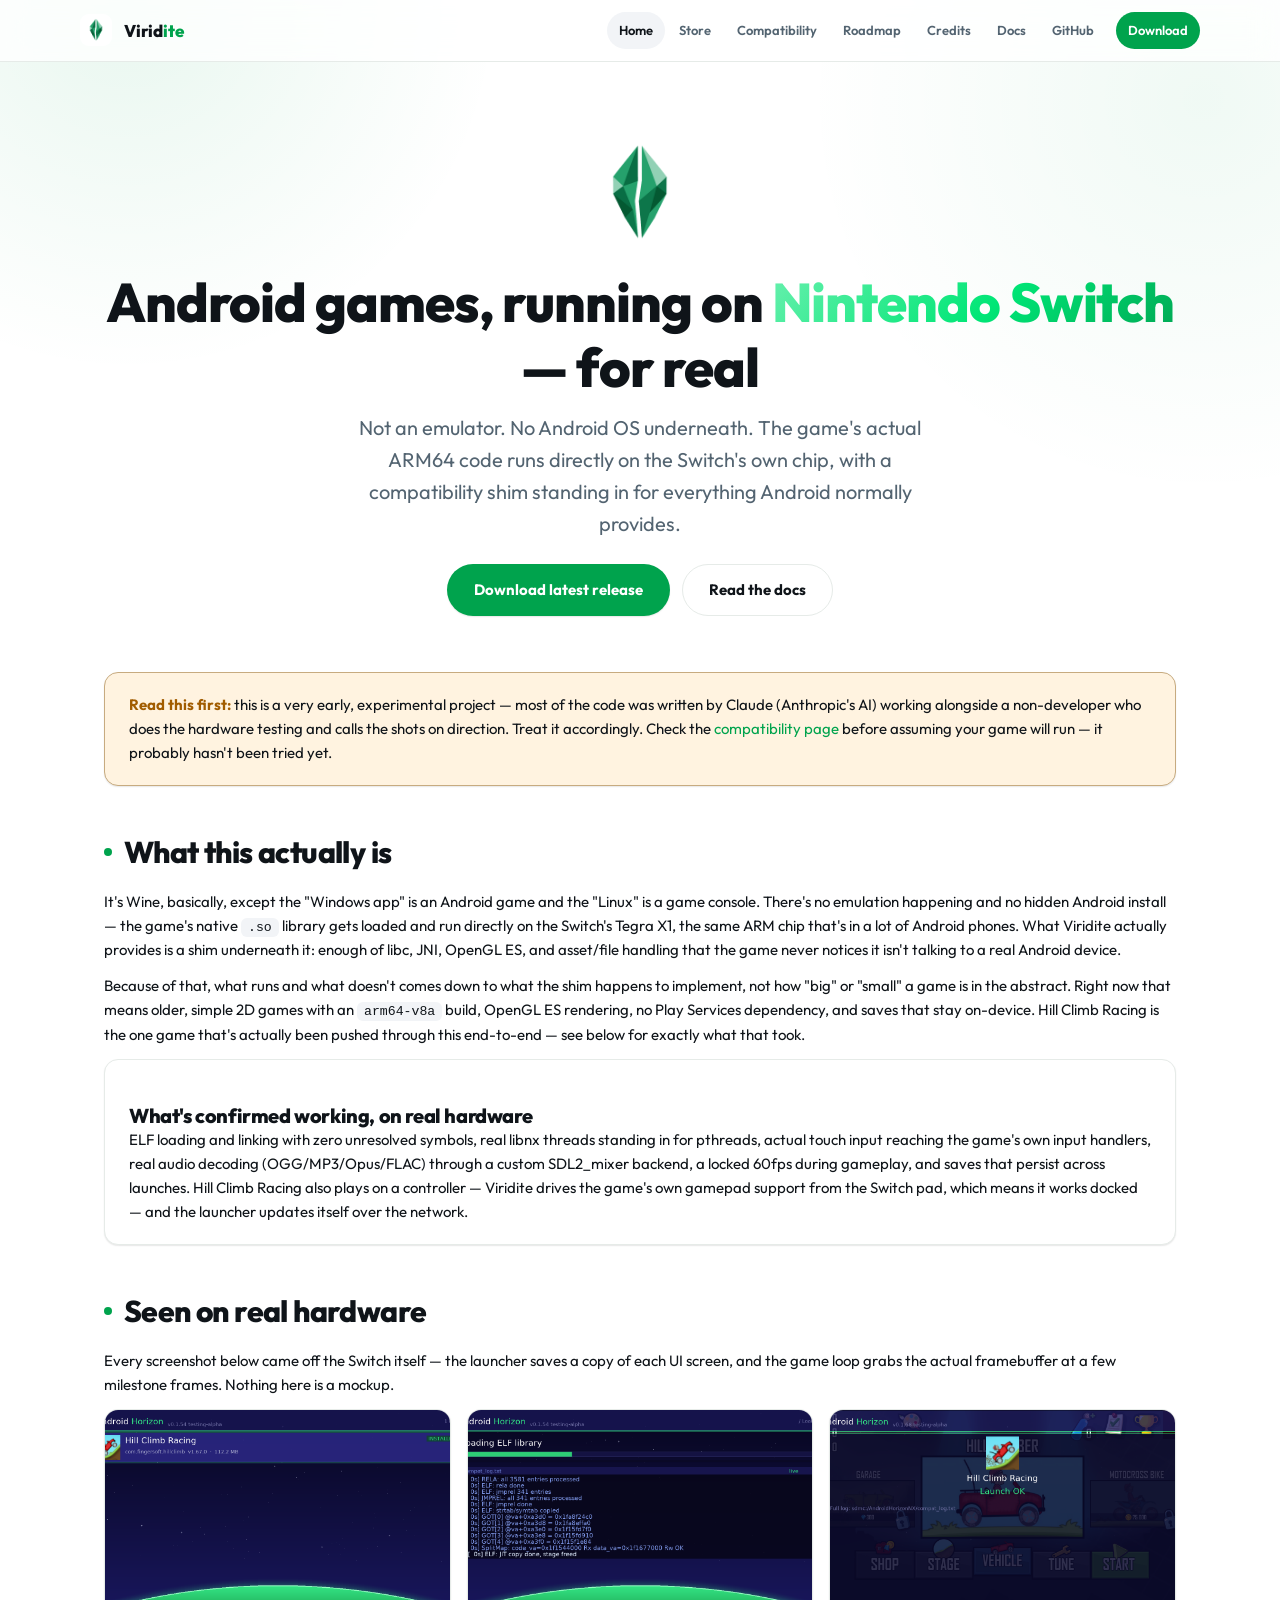
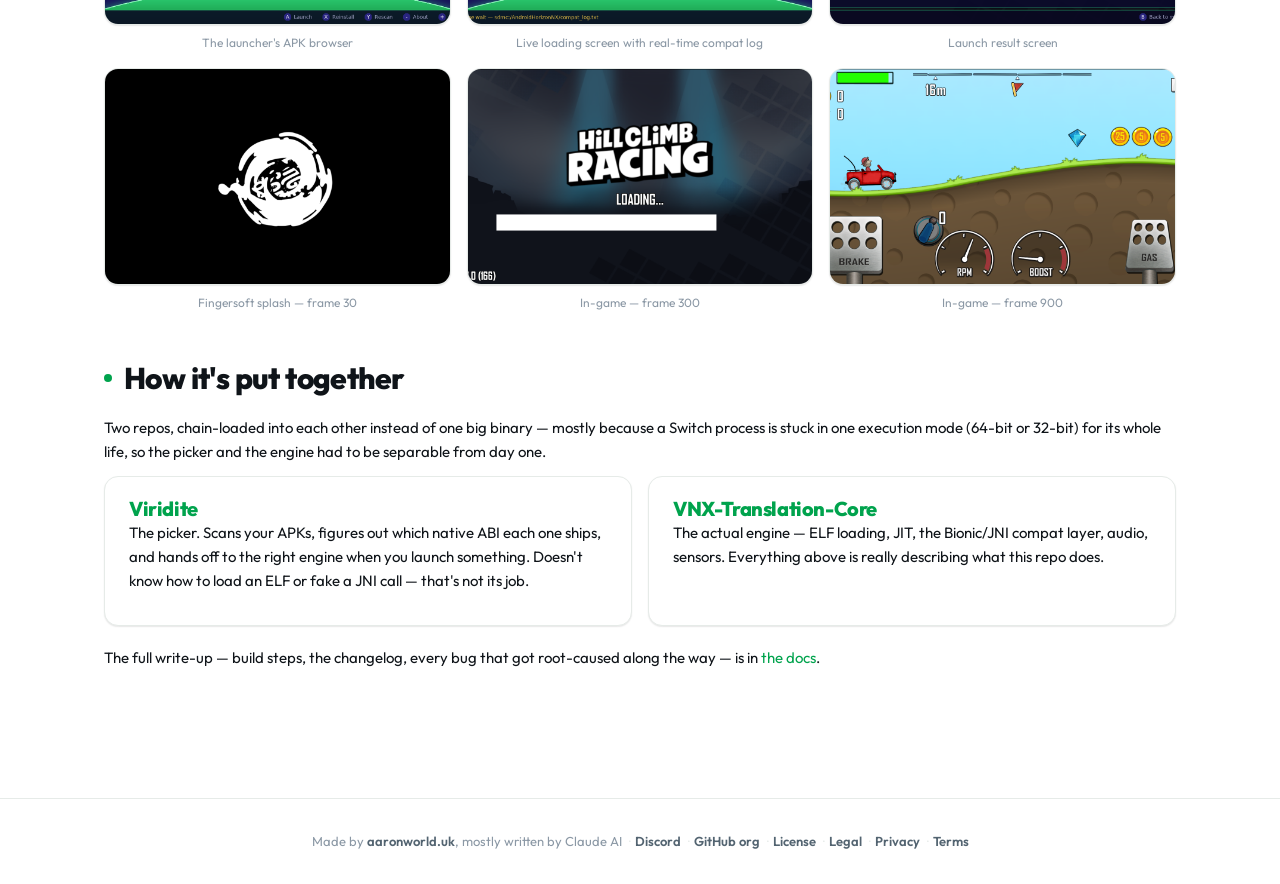
<file: index.html>
<!DOCTYPE html>
<html lang="en">
<head>
<title>Viridite — Android games, natively on Switch</title>
<meta charset="utf-8">
<meta name="viewport" content="width=device-width, initial-scale=1">
<meta name="description" content="A compatibility/translation layer that runs Android NDK games directly on Nintendo Switch's Horizon OS — no Android OS, no emulator.">
<meta property="og:title" content="Viridite">
<meta property="og:description" content="Run Android NDK games natively on Nintendo Switch's Horizon OS — no Android OS, no emulator, no VM.">
<meta property="og:image" content="https://viridite.aaronworld.uk/assets/img/screenshots/ui_menu.png">
<meta property="og:type" content="website">
<meta name="twitter:card" content="summary_large_image">
<link rel="canonical" href="https://viridite.aaronworld.uk/">
<link rel="icon" type="image/png" sizes="32x32" href="assets/img/favicon-32.png">
<link rel="icon" type="image/svg+xml" href="assets/img/logo.svg">
<link rel="icon" href="favicon.ico" sizes="any">
<link rel="apple-touch-icon" href="assets/img/apple-touch-icon.png">
<link rel="stylesheet" href="assets/style.css?v=10">
<script type="application/ld+json">
{
  "@context": "https://schema.org",
  "@type": "SoftwareApplication",
  "name": "Viridite",
  "applicationCategory": "Emulator",
  "operatingSystem": "Nintendo Switch (Horizon OS)",
  "description": "A compatibility/translation layer that runs Android NDK games natively on Nintendo Switch's Horizon OS — no Android OS, no emulator, no VM.",
  "url": "https://viridite.aaronworld.uk/",
  "codeRepository": "https://github.com/Viridite/Viridite",
  "license": "https://github.com/Viridite/Viridite/blob/main/LICENSE",
  "author": { "@type": "Person", "name": "aaronworld.uk", "url": "https://aaronworld.uk" }
}
</script>
</head>

<body>
<header class="site">
  <div class="wrap bar">
    <img class="logo" src="assets/img/logo-64.png" alt="" width="32" height="32">
    <span class="brand">Virid<span>ite</span></span>
    <button type="button" class="nav-toggle" id="nav-toggle" aria-controls="nav-menu" aria-label="Toggle navigation" aria-expanded="false">
      <svg viewBox="0 0 24 24" fill="none" stroke="currentColor" stroke-width="2" stroke-linecap="round"><line x1="3" y1="6" x2="21" y2="6"></line><line x1="3" y1="12" x2="21" y2="12"></line><line x1="3" y1="18" x2="21" y2="18"></line></svg>
    </button>
    <nav class="site" id="nav-menu" aria-label="Main">
      <a href="/" class="active">Home</a>
      <a href="store">Store</a>
      <a href="compatibility">Compatibility</a>
      <a href="roadmap">Roadmap</a>
      <a href="credits">Credits</a>
      <a href="docs">Docs</a>
      <a href="https://github.com/Viridite">GitHub</a>
      <a class="cta" href="download">Download</a>
    </nav>
  </div>
</header>

<main>
  <div class="wrap">

    <div class="hero">
      <img class="logo-lg" src="assets/img/logo-512.png" alt="Viridite logo" width="116" height="116">
      <h1>Android games, running on <span>Nintendo Switch</span> — for real</h1>
      <p class="tagline">Not an emulator. No Android OS underneath. The game's actual ARM64 code runs directly on the Switch's own chip, with a compatibility shim standing in for everything Android normally provides.</p>
      <div class="btn-row">
        <a class="btn primary" href="https://github.com/Viridite/Viridite/releases" data-latest-download data-latest-label="Download %s">Download latest release</a>
        <a class="btn secondary" href="docs">Read the docs</a>
      </div>
    </div>

    <div class="callout warn">
      <strong>Read this first:</strong> this is a very early, experimental project — most of the code was written by Claude (Anthropic's AI) working alongside a non-developer who does the hardware testing and calls the shots on direction. Treat it accordingly. Check the <a href="compatibility">compatibility page</a> before assuming your game will run — it probably hasn't been tried yet.
    </div>

    <section>
      <h2>What this actually is</h2>
      <p>It's Wine, basically, except the "Windows app" is an Android game and the "Linux" is a game console. There's no emulation happening and no hidden Android install — the game's native <code>.so</code> library gets loaded and run directly on the Switch's Tegra X1, the same ARM chip that's in a lot of Android phones. What Viridite actually provides is a shim underneath it: enough of libc, JNI, OpenGL ES, and asset/file handling that the game never notices it isn't talking to a real Android device.</p>
      <p>Because of that, what runs and what doesn't comes down to what the shim happens to implement, not how "big" or "small" a game is in the abstract. Right now that means older, simple 2D games with an <code>arm64-v8a</code> build, OpenGL ES rendering, no Play Services dependency, and saves that stay on-device. Hill Climb Racing is the one game that's actually been pushed through this end-to-end — see below for exactly what that took.</p>
      <div class="card">
        <h3>What's confirmed working, on real hardware</h3>
        <p style="margin-bottom:0">ELF loading and linking with zero unresolved symbols, real libnx threads standing in for pthreads, actual touch input reaching the game's own input handlers, real audio decoding (OGG/MP3/Opus/FLAC) through a custom SDL2_mixer backend, a locked 60fps during gameplay, and saves that persist across launches. Hill Climb Racing also plays on a controller — Viridite drives the game's own gamepad support from the Switch pad, which means it works docked — and the launcher updates itself over the network.</p>
      </div>
    </section>

    <section>
      <h2>Seen on real hardware</h2>
      <p>Every screenshot below came off the Switch itself — the launcher saves a copy of each UI screen, and the game loop grabs the actual framebuffer at a few milestone frames. Nothing here is a mockup.</p>
      <div class="shots">
        <figure>
          <div class="frame"><img src="assets/img/screenshots/ui_menu.png" alt="APK browser" loading="lazy" decoding="async"></div>
          <figcaption>The launcher's APK browser</figcaption>
        </figure>
        <figure>
          <div class="frame"><img src="assets/img/screenshots/ui_loading.png" alt="Loading screen" loading="lazy" decoding="async"></div>
          <figcaption>Live loading screen with real-time compat log</figcaption>
        </figure>
        <figure>
          <div class="frame"><img src="assets/img/screenshots/ui_result.png" alt="Result screen" loading="lazy" decoding="async"></div>
          <figcaption>Launch result screen</figcaption>
        </figure>
        <figure>
          <div class="frame"><img src="assets/img/screenshots/game_frame30.png" alt="Game splash frame" loading="lazy" decoding="async"></div>
          <figcaption>Fingersoft splash — frame 30</figcaption>
        </figure>
        <figure>
          <div class="frame"><img src="assets/img/screenshots/game_frame300.png" alt="Game frame 300" loading="lazy" decoding="async"></div>
          <figcaption>In-game — frame 300</figcaption>
        </figure>
        <figure>
          <div class="frame"><img src="assets/img/screenshots/game_frame900.png" alt="Game frame 900" loading="lazy" decoding="async"></div>
          <figcaption>In-game — frame 900</figcaption>
        </figure>
      </div>
    </section>

    <section>
      <h2>How it's put together</h2>
      <p>Two repos, chain-loaded into each other instead of one big binary — mostly because a Switch process is stuck in one execution mode (64-bit or 32-bit) for its whole life, so the picker and the engine had to be separable from day one.</p>
      <div class="repo-links">
        <div class="card">
          <h3><a href="https://github.com/Viridite/Viridite">Viridite</a></h3>
          <p>The picker. Scans your APKs, figures out which native ABI each one ships, and hands off to the right engine when you launch something. Doesn't know how to load an ELF or fake a JNI call — that's not its job.</p>
        </div>
        <div class="card">
          <h3><a href="https://github.com/Viridite/VNX-Translation-Core">VNX-Translation-Core</a></h3>
          <p>The actual engine — ELF loading, JIT, the Bionic/JNI compat layer, audio, sensors. Everything above is really describing what this repo does.</p>
        </div>
      </div>
      <p style="margin-top:var(--sp-5)">The full write-up — build steps, the changelog, every bug that got root-caused along the way — is in <a href="docs">the docs</a>.</p>
    </section>

  </div>
</main>

<footer class="site">
  <div class="wrap">
    Made by <a href="https://aaronworld.uk">aaronworld.uk</a>, mostly written by Claude AI
    <span class="dot">·</span><a href="https://discord.gg/EXpgrAJh">Discord<span id="discord-count"></span></a>
    <span class="dot">·</span><a href="https://github.com/Viridite">GitHub org</a>
    <span class="dot">·</span><a href="https://github.com/Viridite/Viridite/blob/main/LICENSE">License</a>
    <span class="dot">·</span><a href="legal">Legal</a>
    <span class="dot">·</span><a href="privacy">Privacy</a>
    <span class="dot">·</span><a href="terms">Terms</a>
  </div>
</footer>

<script>
(function () {
  var toggle = document.getElementById("nav-toggle");
  var menu = document.getElementById("nav-menu");
  if (!toggle || !menu) return;
  toggle.addEventListener("click", function () {
    var open = menu.classList.toggle("open");
    toggle.setAttribute("aria-expanded", open ? "true" : "false");
  });
  menu.querySelectorAll("a").forEach(function (a) {
    a.addEventListener("click", function () {
      menu.classList.remove("open");
      toggle.setAttribute("aria-expanded", "false");
    });
  });
})();
</script>

  <script src="assets/discord-link.js"></script>
<script src="assets/latest-release.js"></script>
</body>
</html>
</file>
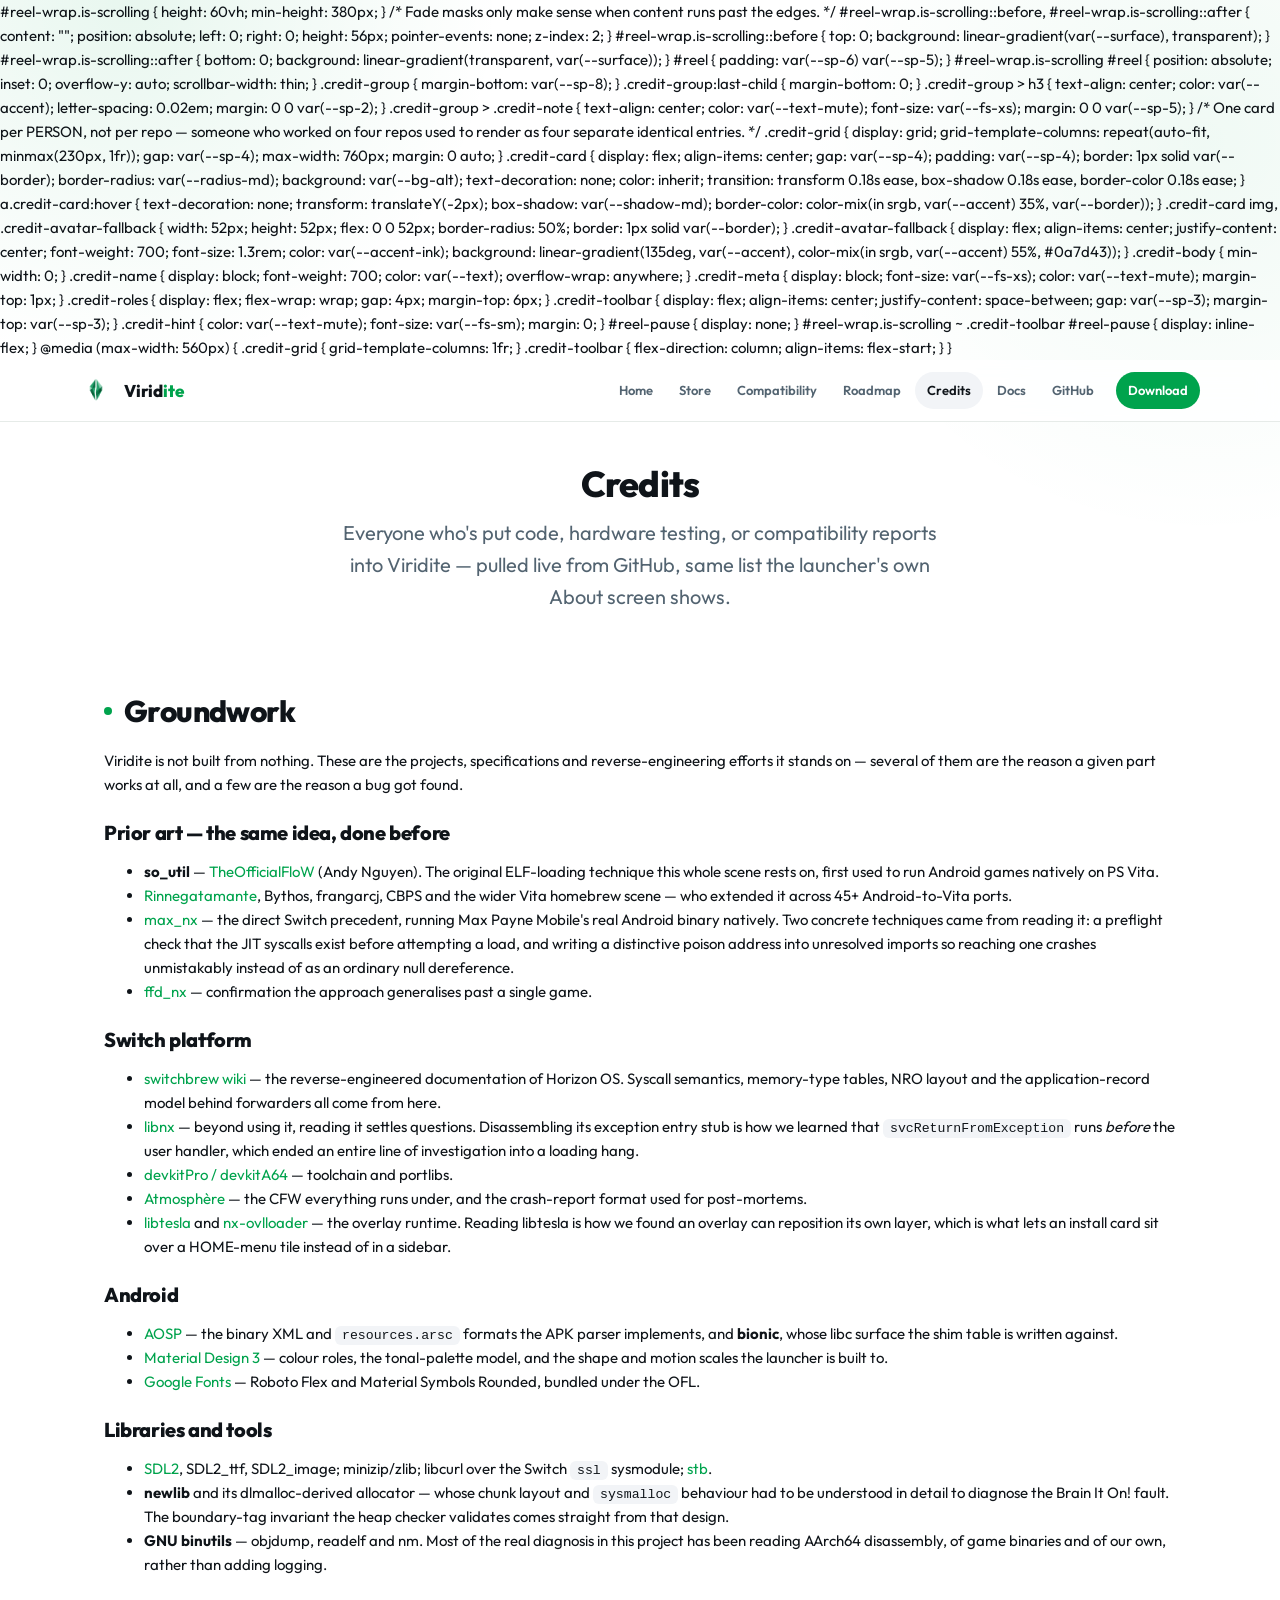
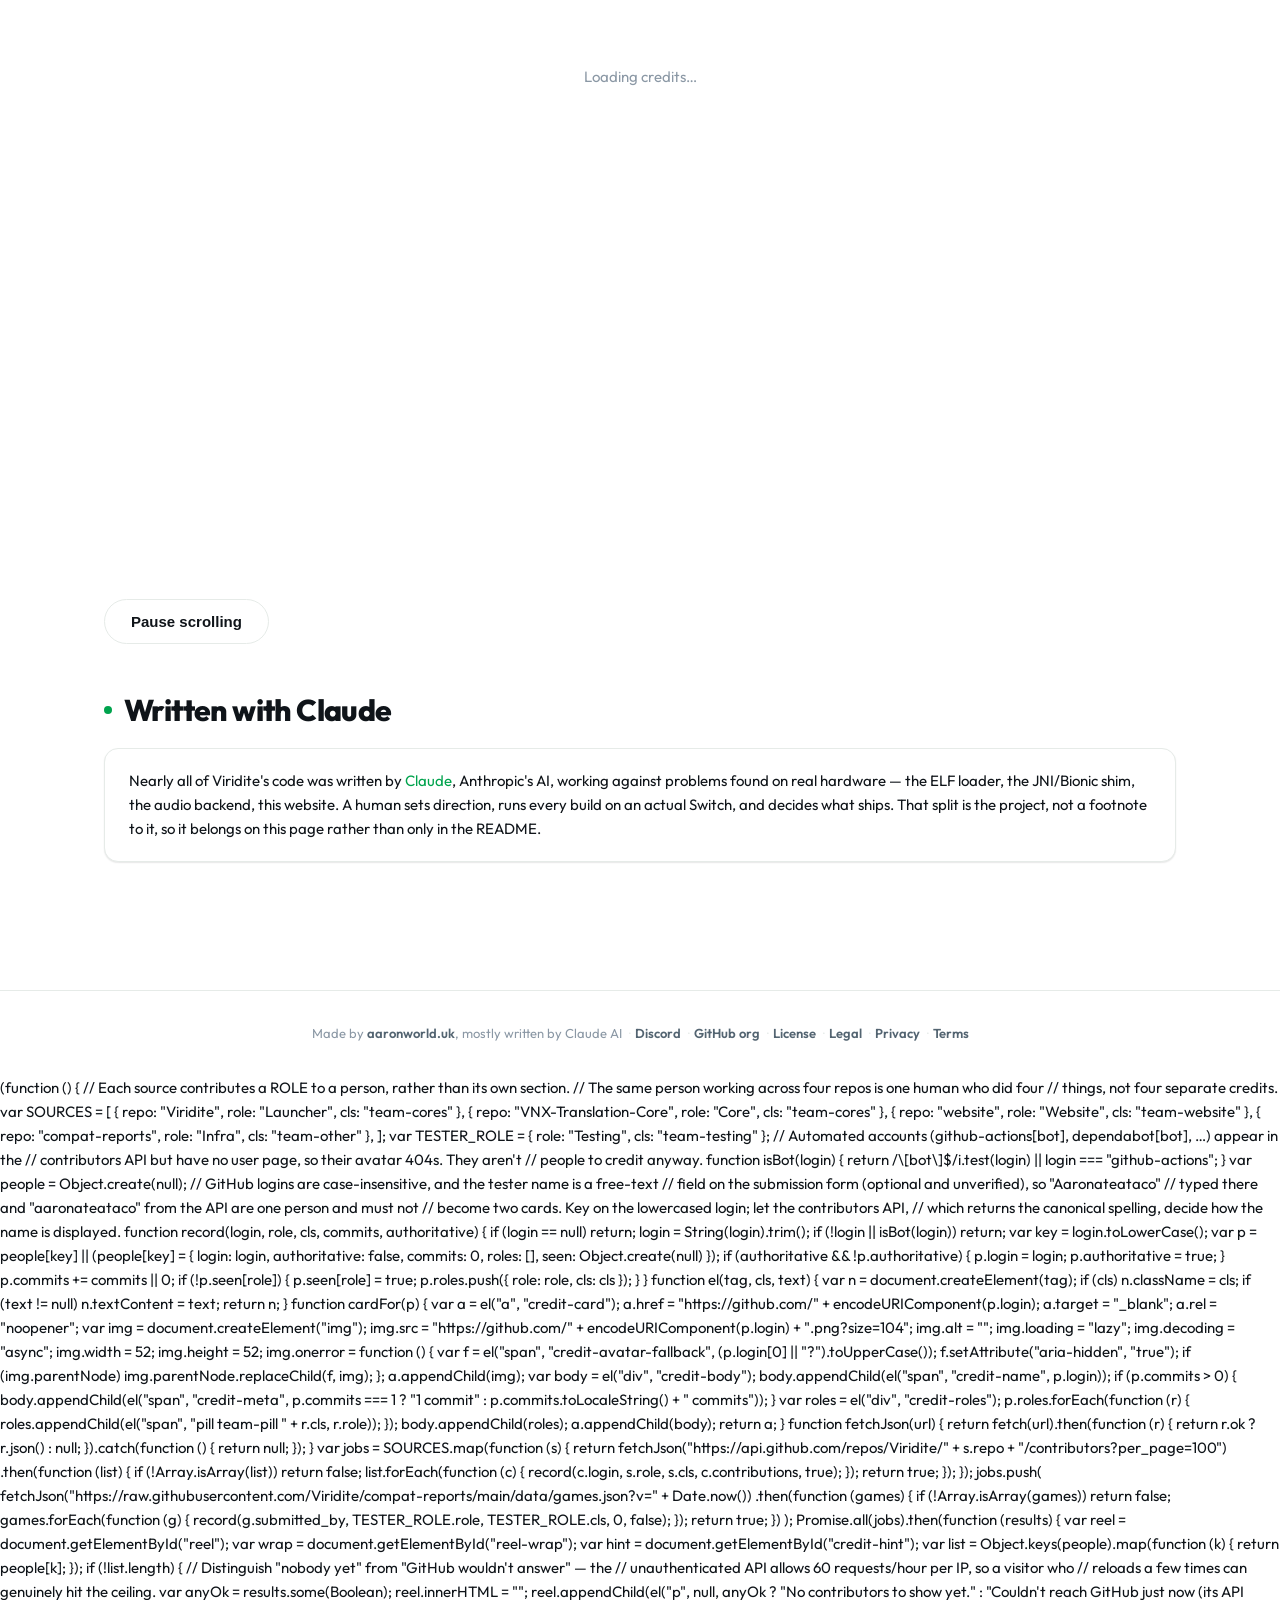
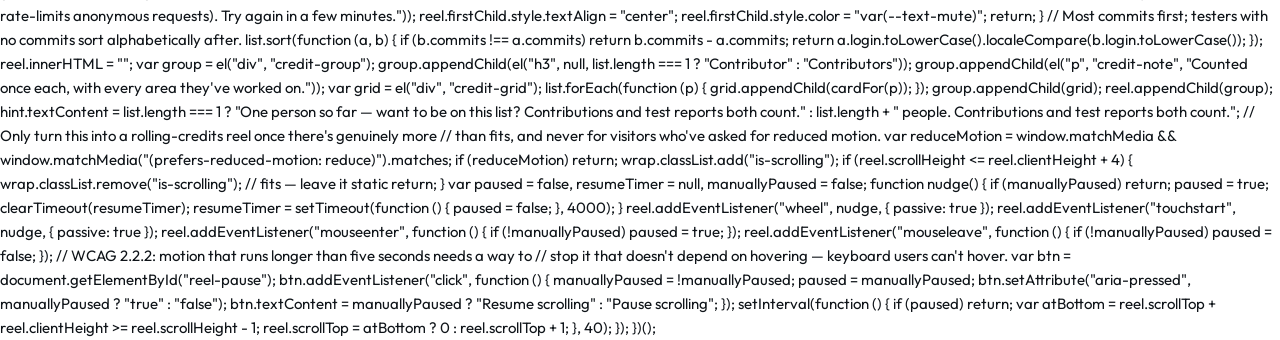
<file: credits.html>
<!DOCTYPE html>
<html lang="en">
<head>
<title>Credits — Viridite</title>
<meta charset="utf-8">
<meta name="viewport" content="width=device-width, initial-scale=1">
<meta name="description" content="Everyone who's contributed code, testing, or reports to Viridite.">
<meta property="og:title" content="Viridite — Credits">
<meta property="og:description" content="Everyone who's contributed code, testing, or reports to Viridite.">
<meta property="og:type" content="website">
<link rel="canonical" href="https://viridite.aaronworld.uk/credits">
<link rel="icon" type="image/png" sizes="32x32" href="assets/img/favicon-32.png">
<link rel="icon" type="image/svg+xml" href="assets/img/logo.svg">
<link rel="icon" href="favicon.ico" sizes="any">
<link rel="apple-touch-icon" href="assets/img/apple-touch-icon.png">
<link rel="stylesheet" href="assets/style.css?v=10">

  #reel-wrap.is-scrolling { height: 60vh; min-height: 380px; }
  /* Fade masks only make sense when content runs past the edges. */
  #reel-wrap.is-scrolling::before, #reel-wrap.is-scrolling::after {
    content: "";
    position: absolute;
    left: 0; right: 0;
    height: 56px;
    pointer-events: none;
    z-index: 2;
  }
  #reel-wrap.is-scrolling::before { top: 0; background: linear-gradient(var(--surface), transparent); }
  #reel-wrap.is-scrolling::after  { bottom: 0; background: linear-gradient(transparent, var(--surface)); }
  #reel { padding: var(--sp-6) var(--sp-5); }
  #reel-wrap.is-scrolling #reel {
    position: absolute;
    inset: 0;
    overflow-y: auto;
    scrollbar-width: thin;
  }

  .credit-group { margin-bottom: var(--sp-8); }
  .credit-group:last-child { margin-bottom: 0; }
  .credit-group > h3 {
    text-align: center;
    color: var(--accent);
    letter-spacing: 0.02em;
    margin: 0 0 var(--sp-2);
  }
  .credit-group > .credit-note {
    text-align: center;
    color: var(--text-mute);
    font-size: var(--fs-xs);
    margin: 0 0 var(--sp-5);
  }

  /* One card per PERSON, not per repo — someone who worked on four repos used
     to render as four separate identical entries. */
  .credit-grid {
    display: grid;
    grid-template-columns: repeat(auto-fit, minmax(230px, 1fr));
    gap: var(--sp-4);
    max-width: 760px;
    margin: 0 auto;
  }
  .credit-card {
    display: flex;
    align-items: center;
    gap: var(--sp-4);
    padding: var(--sp-4);
    border: 1px solid var(--border);
    border-radius: var(--radius-md);
    background: var(--bg-alt);
    text-decoration: none;
    color: inherit;
    transition: transform 0.18s ease, box-shadow 0.18s ease, border-color 0.18s ease;
  }
  a.credit-card:hover {
    text-decoration: none;
    transform: translateY(-2px);
    box-shadow: var(--shadow-md);
    border-color: color-mix(in srgb, var(--accent) 35%, var(--border));
  }
  .credit-card img, .credit-avatar-fallback {
    width: 52px; height: 52px;
    flex: 0 0 52px;
    border-radius: 50%;
    border: 1px solid var(--border);
  }
  .credit-avatar-fallback {
    display: flex; align-items: center; justify-content: center;
    font-weight: 700; font-size: 1.3rem;
    color: var(--accent-ink);
    background: linear-gradient(135deg, var(--accent), color-mix(in srgb, var(--accent) 55%, #0a7d43));
  }
  .credit-body { min-width: 0; }
  .credit-name {
    display: block;
    font-weight: 700;
    color: var(--text);
    overflow-wrap: anywhere;
  }
  .credit-meta {
    display: block;
    font-size: var(--fs-xs);
    color: var(--text-mute);
    margin-top: 1px;
  }
  .credit-roles {
    display: flex; flex-wrap: wrap; gap: 4px;
    margin-top: 6px;
  }

  .credit-toolbar {
    display: flex; align-items: center; justify-content: space-between;
    gap: var(--sp-3);
    margin-top: var(--sp-3);
  }
  .credit-hint { color: var(--text-mute); font-size: var(--fs-sm); margin: 0; }
  #reel-pause { display: none; }
  #reel-wrap.is-scrolling ~ .credit-toolbar #reel-pause { display: inline-flex; }

  @media (max-width: 560px) {
    .credit-grid { grid-template-columns: 1fr; }
    .credit-toolbar { flex-direction: column; align-items: flex-start; }
  }
</style>
</head>

<body>
<header class="site">
  <div class="wrap bar">
    <img class="logo" src="assets/img/logo-64.png" alt="" width="32" height="32">
    <span class="brand">Virid<span>ite</span></span>
    <button type="button" class="nav-toggle" id="nav-toggle" aria-controls="nav-menu" aria-label="Toggle navigation" aria-expanded="false">
      <svg viewBox="0 0 24 24" fill="none" stroke="currentColor" stroke-width="2" stroke-linecap="round"><line x1="3" y1="6" x2="21" y2="6"></line><line x1="3" y1="12" x2="21" y2="12"></line><line x1="3" y1="18" x2="21" y2="18"></line></svg>
    </button>
    <nav class="site" id="nav-menu" aria-label="Main">
      <a href="/">Home</a>
      <a href="store">Store</a>
      <a href="compatibility">Compatibility</a>
      <a href="roadmap">Roadmap</a>
      <a href="credits" class="active">Credits</a>
      <a href="docs">Docs</a>
      <a href="https://github.com/Viridite">GitHub</a>
      <a class="cta" href="download">Download</a>
    </nav>
  </div>
</header>

<main>
  <div class="wrap">

    <div class="hero compact">
      <h1 style="font-size:var(--fs-3xl)">Credits</h1>
      <p class="tagline">Everyone who's put code, hardware testing, or compatibility reports into Viridite — pulled live from GitHub, same list the launcher's own About screen shows.</p>
    </div>

    <section>
  <h2>Groundwork</h2>
  <p class="tagline">Viridite is not built from nothing. These are the projects,
  specifications and reverse-engineering efforts it stands on &mdash; several of them are
  the reason a given part works at all, and a few are the reason a bug got found.</p>

  <h3>Prior art &mdash; the same idea, done before</h3>
  <ul>
    <li><strong>so_util</strong> &mdash; <a href="https://github.com/TheOfficialFloW">TheOfficialFloW</a>
      (Andy Nguyen). The original ELF-loading technique this whole scene rests on, first
      used to run Android games natively on PS&nbsp;Vita.</li>
    <li><a href="https://github.com/Rinnegatamante">Rinnegatamante</a>, Bythos, frangarcj,
      CBPS and the wider Vita homebrew scene &mdash; who extended it across 45+ Android-to-Vita
      ports.</li>
    <li><a href="https://github.com/fgsfdsfgs/max_nx">max_nx</a> &mdash; the direct Switch
      precedent, running Max Payne Mobile's real Android binary natively. Two concrete
      techniques came from reading it: a preflight check that the JIT syscalls exist before
      attempting a load, and writing a distinctive poison address into unresolved imports so
      reaching one crashes unmistakably instead of as an ordinary null dereference.</li>
    <li><a href="https://github.com/NaGaa95/ffd_nx">ffd_nx</a> &mdash; confirmation the
      approach generalises past a single game.</li>
  </ul>

  <h3>Switch platform</h3>
  <ul>
    <li><a href="https://switchbrew.org/">switchbrew wiki</a> &mdash; the reverse-engineered
      documentation of Horizon OS. Syscall semantics, memory-type tables, NRO layout and the
      application-record model behind forwarders all come from here.</li>
    <li><a href="https://github.com/switchbrew/libnx">libnx</a> &mdash; beyond using it,
      reading it settles questions. Disassembling its exception entry stub is how we learned
      that <code>svcReturnFromException</code> runs <em>before</em> the user handler, which
      ended an entire line of investigation into a loading hang.</li>
    <li><a href="https://devkitpro.org/">devkitPro / devkitA64</a> &mdash; toolchain and
      portlibs.</li>
    <li><a href="https://github.com/Atmosphere-NX/Atmosphere">Atmosph&egrave;re</a> &mdash;
      the CFW everything runs under, and the crash-report format used for post-mortems.</li>
    <li><a href="https://github.com/WerWolv/libtesla">libtesla</a> and
      <a href="https://github.com/WerWolv/nx-ovlloader">nx-ovlloader</a> &mdash; the overlay
      runtime. Reading libtesla is how we found an overlay can reposition its own layer,
      which is what lets an install card sit over a HOME-menu tile instead of in a sidebar.</li>
  </ul>

  <h3>Android</h3>
  <ul>
    <li><a href="https://cs.android.com/">AOSP</a> &mdash; the binary XML and
      <code>resources.arsc</code> formats the APK parser implements, and <strong>bionic</strong>,
      whose libc surface the shim table is written against.</li>
    <li><a href="https://m3.material.io/">Material Design 3</a> &mdash; colour roles, the
      tonal-palette model, and the shape and motion scales the launcher is built to.</li>
    <li><a href="https://fonts.google.com/">Google Fonts</a> &mdash; Roboto Flex and
      Material Symbols Rounded, bundled under the OFL.</li>
  </ul>

  <h3>Libraries and tools</h3>
  <ul>
    <li><a href="https://libsdl.org/">SDL2</a>, SDL2_ttf, SDL2_image; minizip/zlib;
      libcurl over the Switch <code>ssl</code> sysmodule;
      <a href="https://github.com/nothings/stb">stb</a>.</li>
    <li><strong>newlib</strong> and its dlmalloc-derived allocator &mdash; whose chunk layout
      and <code>sysmalloc</code> behaviour had to be understood in detail to diagnose the
      Brain It On! fault. The boundary-tag invariant the heap checker validates comes
      straight from that design.</li>
    <li><strong>GNU binutils</strong> &mdash; objdump, readelf and nm. Most of the real
      diagnosis in this project has been reading AArch64 disassembly, of game binaries and of
      our own, rather than adding logging.</li>
  </ul>
</section>

<section>
      <div id="reel-wrap">
        <div id="reel">
          <p style="text-align:center;color:var(--text-mute)">Loading credits…</p>
        </div>
      </div>
      <div class="credit-toolbar">
        <p class="credit-hint" id="credit-hint"></p>
        <button type="button" class="btn secondary" id="reel-pause" aria-pressed="false">Pause scrolling</button>
      </div>
    </section>

    <section>
      <h2>Written with Claude</h2>
      <div class="card">
        <p style="margin:0">Nearly all of Viridite's code was written by <a href="https://claude.com/claude-code">Claude</a>, Anthropic's AI, working against problems found on real hardware — the ELF loader, the JNI/Bionic shim, the audio backend, this website. A human sets direction, runs every build on an actual Switch, and decides what ships. That split is the project, not a footnote to it, so it belongs on this page rather than only in the README.</p>
      </div>
    </section>

  </div>
</main>

<footer class="site">
  <div class="wrap">
    Made by <a href="https://aaronworld.uk">aaronworld.uk</a>, mostly written by Claude AI
    <span class="dot">·</span><a href="https://discord.gg/EXpgrAJh">Discord<span id="discord-count"></span></a>
    <span class="dot">·</span><a href="https://github.com/Viridite">GitHub org</a>
    <span class="dot">·</span><a href="https://github.com/Viridite/Viridite/blob/main/LICENSE">License</a>
    <span class="dot">·</span><a href="legal">Legal</a>
    <span class="dot">·</span><a href="privacy">Privacy</a>
    <span class="dot">·</span><a href="terms">Terms</a>
  </div>
</footer>

<script>
(function () {
  var toggle = document.getElementById("nav-toggle");
  var menu = document.getElementById("nav-menu");
  if (!toggle || !menu) return;
  toggle.addEventListener("click", function () {
    var open = menu.classList.toggle("open");
    toggle.setAttribute("aria-expanded", open ? "true" : "false");
  });
  menu.querySelectorAll("a").forEach(function (a) {
    a.addEventListener("click", function () {
      menu.classList.remove("open");
      toggle.setAttribute("aria-expanded", "false");
    });
  });
})();
</script>

(function () {
  // Each source contributes a ROLE to a person, rather than its own section.
  // The same person working across four repos is one human who did four
  // things, not four separate credits.
  var SOURCES = [
    { repo: "Viridite",             role: "Launcher", cls: "team-cores" },
    { repo: "VNX-Translation-Core", role: "Core",     cls: "team-cores" },
    { repo: "website",              role: "Website",  cls: "team-website" },
    { repo: "compat-reports",       role: "Infra",    cls: "team-other" },
  ];
  var TESTER_ROLE = { role: "Testing", cls: "team-testing" };

  // Automated accounts (github-actions[bot], dependabot[bot], …) appear in the
  // contributors API but have no user page, so their avatar 404s. They aren't
  // people to credit anyway.
  function isBot(login) {
    return /\[bot\]$/i.test(login) || login === "github-actions";
  }

  var people = Object.create(null);
  // GitHub logins are case-insensitive, and the tester name is a free-text
  // field on the submission form (optional and unverified), so "Aaronateataco"
  // typed there and "aaronateataco" from the API are one person and must not
  // become two cards. Key on the lowercased login; let the contributors API,
  // which returns the canonical spelling, decide how the name is displayed.
  function record(login, role, cls, commits, authoritative) {
    if (login == null) return;
    login = String(login).trim();
    if (!login || isBot(login)) return;
    var key = login.toLowerCase();
    var p = people[key] || (people[key] = {
      login: login, authoritative: false, commits: 0, roles: [], seen: Object.create(null)
    });
    if (authoritative && !p.authoritative) { p.login = login; p.authoritative = true; }
    p.commits += commits || 0;
    if (!p.seen[role]) { p.seen[role] = true; p.roles.push({ role: role, cls: cls }); }
  }

  function el(tag, cls, text) {
    var n = document.createElement(tag);
    if (cls) n.className = cls;
    if (text != null) n.textContent = text;
    return n;
  }

  function cardFor(p) {
    var a = el("a", "credit-card");
    a.href = "https://github.com/" + encodeURIComponent(p.login);
    a.target = "_blank";
    a.rel = "noopener";

    var img = document.createElement("img");
    img.src = "https://github.com/" + encodeURIComponent(p.login) + ".png?size=104";
    img.alt = "";
    img.loading = "lazy";
    img.decoding = "async";
    img.width = 52; img.height = 52;
    img.onerror = function () {
      var f = el("span", "credit-avatar-fallback", (p.login[0] || "?").toUpperCase());
      f.setAttribute("aria-hidden", "true");
      if (img.parentNode) img.parentNode.replaceChild(f, img);
    };
    a.appendChild(img);

    var body = el("div", "credit-body");
    body.appendChild(el("span", "credit-name", p.login));
    if (p.commits > 0) {
      body.appendChild(el("span", "credit-meta", p.commits === 1 ? "1 commit" : p.commits.toLocaleString() + " commits"));
    }
    var roles = el("div", "credit-roles");
    p.roles.forEach(function (r) { roles.appendChild(el("span", "pill team-pill " + r.cls, r.role)); });
    body.appendChild(roles);
    a.appendChild(body);
    return a;
  }

  function fetchJson(url) {
    return fetch(url).then(function (r) { return r.ok ? r.json() : null; }).catch(function () { return null; });
  }

  var jobs = SOURCES.map(function (s) {
    return fetchJson("https://api.github.com/repos/Viridite/" + s.repo + "/contributors?per_page=100")
      .then(function (list) {
        if (!Array.isArray(list)) return false;
        list.forEach(function (c) { record(c.login, s.role, s.cls, c.contributions, true); });
        return true;
      });
  });

  jobs.push(
    fetchJson("https://raw.githubusercontent.com/Viridite/compat-reports/main/data/games.json?v=" + Date.now())
      .then(function (games) {
        if (!Array.isArray(games)) return false;
        games.forEach(function (g) { record(g.submitted_by, TESTER_ROLE.role, TESTER_ROLE.cls, 0, false); });
        return true;
      })
  );

  Promise.all(jobs).then(function (results) {
    var reel = document.getElementById("reel");
    var wrap = document.getElementById("reel-wrap");
    var hint = document.getElementById("credit-hint");
    var list = Object.keys(people).map(function (k) { return people[k]; });

    if (!list.length) {
      // Distinguish "nobody yet" from "GitHub wouldn't answer" — the
      // unauthenticated API allows 60 requests/hour per IP, so a visitor who
      // reloads a few times can genuinely hit the ceiling.
      var anyOk = results.some(Boolean);
      reel.innerHTML = "";
      reel.appendChild(el("p", null, anyOk
        ? "No contributors to show yet."
        : "Couldn't reach GitHub just now (its API rate-limits anonymous requests). Try again in a few minutes."));
      reel.firstChild.style.textAlign = "center";
      reel.firstChild.style.color = "var(--text-mute)";
      return;
    }

    // Most commits first; testers with no commits sort alphabetically after.
    list.sort(function (a, b) {
      if (b.commits !== a.commits) return b.commits - a.commits;
      return a.login.toLowerCase().localeCompare(b.login.toLowerCase());
    });

    reel.innerHTML = "";
    var group = el("div", "credit-group");
    group.appendChild(el("h3", null, list.length === 1 ? "Contributor" : "Contributors"));
    group.appendChild(el("p", "credit-note",
      "Counted once each, with every area they've worked on."));
    var grid = el("div", "credit-grid");
    list.forEach(function (p) { grid.appendChild(cardFor(p)); });
    group.appendChild(grid);
    reel.appendChild(group);

    hint.textContent = list.length === 1
      ? "One person so far — want to be on this list? Contributions and test reports both count."
      : list.length + " people. Contributions and test reports both count.";

    // Only turn this into a rolling-credits reel once there's genuinely more
    // than fits, and never for visitors who've asked for reduced motion.
    var reduceMotion = window.matchMedia && window.matchMedia("(prefers-reduced-motion: reduce)").matches;
    if (reduceMotion) return;

    wrap.classList.add("is-scrolling");
    if (reel.scrollHeight <= reel.clientHeight + 4) {
      wrap.classList.remove("is-scrolling");   // fits — leave it static
      return;
    }

    var paused = false, resumeTimer = null, manuallyPaused = false;
    function nudge() {
      if (manuallyPaused) return;
      paused = true;
      clearTimeout(resumeTimer);
      resumeTimer = setTimeout(function () { paused = false; }, 4000);
    }
    reel.addEventListener("wheel", nudge, { passive: true });
    reel.addEventListener("touchstart", nudge, { passive: true });
    reel.addEventListener("mouseenter", function () { if (!manuallyPaused) paused = true; });
    reel.addEventListener("mouseleave", function () { if (!manuallyPaused) paused = false; });

    // WCAG 2.2.2: motion that runs longer than five seconds needs a way to
    // stop it that doesn't depend on hovering — keyboard users can't hover.
    var btn = document.getElementById("reel-pause");
    btn.addEventListener("click", function () {
      manuallyPaused = !manuallyPaused;
      paused = manuallyPaused;
      btn.setAttribute("aria-pressed", manuallyPaused ? "true" : "false");
      btn.textContent = manuallyPaused ? "Resume scrolling" : "Pause scrolling";
    });

    setInterval(function () {
      if (paused) return;
      var atBottom = reel.scrollTop + reel.clientHeight >= reel.scrollHeight - 1;
      reel.scrollTop = atBottom ? 0 : reel.scrollTop + 1;
    }, 40);
  });
})();
</script>
<script src="assets/discord-link.js"></script>
</body>
</html>
</file>
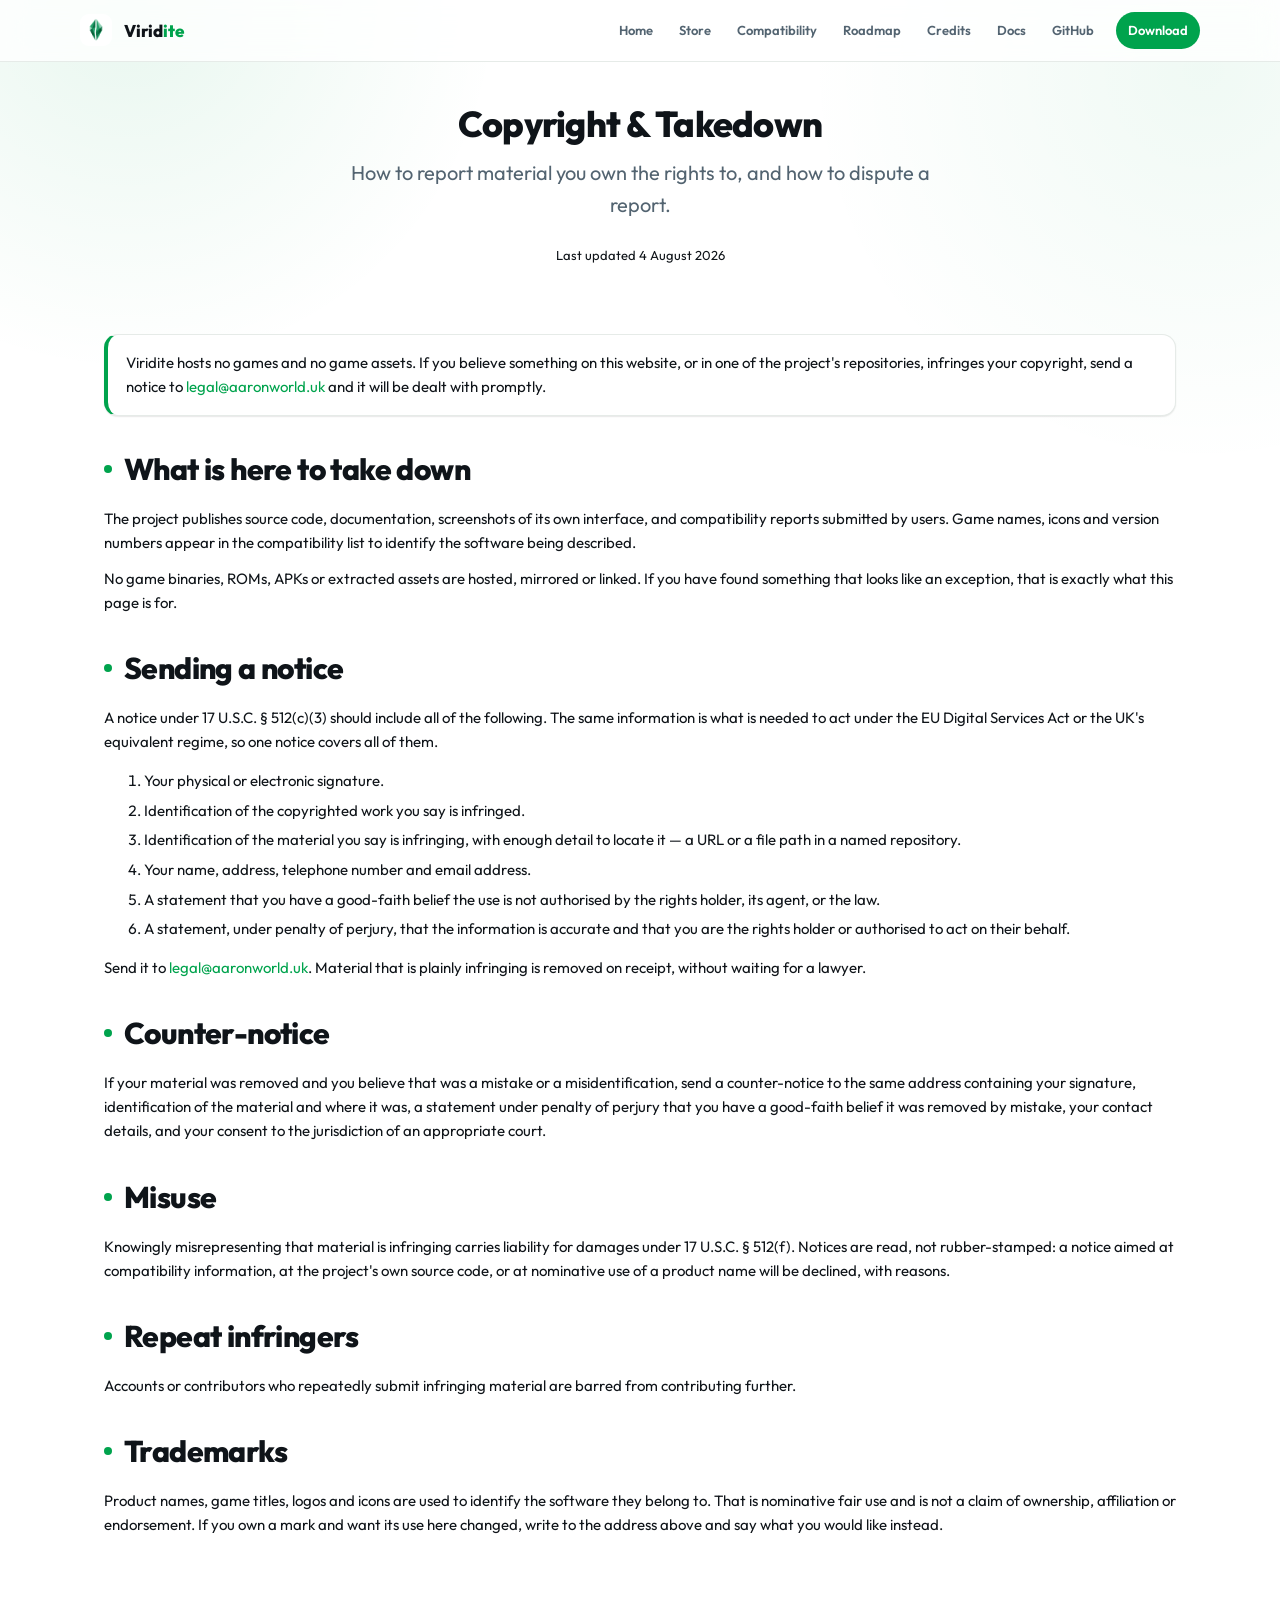
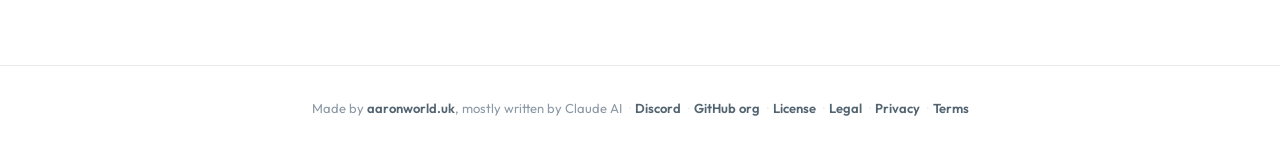
<file: dmca.html>
<!DOCTYPE html>
<html lang="en">
<head>
<title>Copyright & Takedown — Viridite</title>
<meta charset="utf-8">
<meta name="viewport" content="width=device-width, initial-scale=1">
<meta name="description" content="How to report infringing material and how to dispute a report.">
<meta property="og:title" content="Viridite — Copyright & Takedown">
<meta property="og:description" content="How to report infringing material and how to dispute a report.">
<meta property="og:type" content="website">
<link rel="canonical" href="https://viridite.aaronworld.uk/dmca">
<link rel="icon" type="image/png" sizes="32x32" href="assets/img/favicon-32.png">
<link rel="icon" type="image/svg+xml" href="assets/img/logo.svg">
<link rel="icon" href="favicon.ico" sizes="any">
<link rel="apple-touch-icon" href="assets/img/apple-touch-icon.png">
<link rel="stylesheet" href="assets/style.css?v=10">
<style>
  .legal h2 { margin-top: 2.2rem; }
  .legal h3 { margin-top: 1.4rem; font-size: var(--fs-lg); }
  .legal li { margin: .35rem 0; }
  .legal .updated { color: var(--muted); font-size: var(--fs-sm); }
  .legal .callout {
    border: 1px solid var(--border);
    border-left: 4px solid var(--accent);
    border-radius: var(--radius-md);
    background: var(--surface);
    padding: 1rem 1.1rem;
    margin: 1.4rem 0;
  }
  .legal dt { font-weight: 600; margin-top: .9rem; }
  .legal dd { margin: .2rem 0 0 0; color: var(--muted); }
</style>
</head>
<body>
<header class="site">
  <div class="wrap bar">
    <img class="logo" src="assets/img/logo-64.png" alt="" width="32" height="32">
    <span class="brand">Virid<span>ite</span></span>
    <button type="button" class="nav-toggle" id="nav-toggle" aria-controls="nav-menu" aria-label="Toggle navigation" aria-expanded="false">
      <svg viewBox="0 0 24 24" fill="none" stroke="currentColor" stroke-width="2" stroke-linecap="round"><line x1="3" y1="6" x2="21" y2="6"></line><line x1="3" y1="12" x2="21" y2="12"></line><line x1="3" y1="18" x2="21" y2="18"></line></svg>
    </button>
    <nav class="site" id="nav-menu" aria-label="Main">
      <a href="/">Home</a>
      <a href="store">Store</a>
      <a href="compatibility">Compatibility</a>
      <a href="roadmap">Roadmap</a>
      <a href="credits">Credits</a>
      <a href="docs">Docs</a>
      <a href="https://github.com/Viridite">GitHub</a>
      <a class="cta" href="download">Download</a>
    </nav>
  </div>
</header>

<main>
  <div class="wrap legal">

    <div class="hero compact">
      <h1 style="font-size:var(--fs-3xl)">Copyright &amp; Takedown</h1>
      <p class="tagline">How to report material you own the rights to, and how to dispute a report.</p>
      <p class="updated">Last updated 4 August 2026</p>
    </div>

    <section>
      <div class="callout">
        Viridite hosts no games and no game assets. If you believe something on this website, or
        in one of the project's repositories, infringes your copyright, send a notice to
        <a href="mailto:legal@aaronworld.uk">legal@aaronworld.uk</a> and it will be dealt with
        promptly.
      </div>

      <h2>What is here to take down</h2>
      <p>
        The project publishes source code, documentation, screenshots of its own interface, and
        compatibility reports submitted by users. Game names, icons and version numbers appear in
        the compatibility list to identify the software being described.
      </p>
      <p>
        No game binaries, ROMs, APKs or extracted assets are hosted, mirrored or linked. If you
        have found something that looks like an exception, that is exactly what this page is for.
      </p>

      <h2>Sending a notice</h2>
      <p>
        A notice under 17 U.S.C. § 512(c)(3) should include all of the following. The same
        information is what is needed to act under the EU Digital Services Act or the UK's
        equivalent regime, so one notice covers all of them.
      </p>
      <ol>
        <li>Your physical or electronic signature.</li>
        <li>Identification of the copyrighted work you say is infringed.</li>
        <li>Identification of the material you say is infringing, with enough detail to locate it — a URL or a file path in a named repository.</li>
        <li>Your name, address, telephone number and email address.</li>
        <li>A statement that you have a good-faith belief the use is not authorised by the rights holder, its agent, or the law.</li>
        <li>A statement, under penalty of perjury, that the information is accurate and that you are the rights holder or authorised to act on their behalf.</li>
      </ol>
      <p>
        Send it to <a href="mailto:legal@aaronworld.uk">legal@aaronworld.uk</a>. Material that is
        plainly infringing is removed on receipt, without waiting for a lawyer.
      </p>

      <h2>Counter-notice</h2>
      <p>
        If your material was removed and you believe that was a mistake or a misidentification,
        send a counter-notice to the same address containing your signature, identification of the
        material and where it was, a statement under penalty of perjury that you have a good-faith
        belief it was removed by mistake, your contact details, and your consent to the
        jurisdiction of an appropriate court.
      </p>

      <h2>Misuse</h2>
      <p>
        Knowingly misrepresenting that material is infringing carries liability for damages under
        17 U.S.C. § 512(f). Notices are read, not rubber-stamped: a notice aimed at compatibility
        information, at the project's own source code, or at nominative use of a product name will
        be declined, with reasons.
      </p>

      <h2>Repeat infringers</h2>
      <p>
        Accounts or contributors who repeatedly submit infringing material are barred from
        contributing further.
      </p>

      <h2>Trademarks</h2>
      <p>
        Product names, game titles, logos and icons are used to identify the software they belong
        to. That is nominative fair use and is not a claim of ownership, affiliation or
        endorsement. If you own a mark and want its use here changed, write to the address above
        and say what you would like instead.
      </p>
    </section>

  </div>
</main>

<footer class="site">
  <div class="wrap">
    Made by <a href="https://aaronworld.uk">aaronworld.uk</a>, mostly written by Claude AI
    <span class="dot">·</span><a href="https://discord.gg/EXpgrAJh">Discord<span id="discord-count"></span></a>
    <span class="dot">·</span><a href="https://github.com/Viridite">GitHub org</a>
    <span class="dot">·</span><a href="https://github.com/Viridite/Viridite/blob/main/LICENSE">License</a>
    <span class="dot">·</span><a href="legal">Legal</a>
    <span class="dot">·</span><a href="privacy">Privacy</a>
    <span class="dot">·</span><a href="terms">Terms</a>
  </div>
</footer>

<script>
(function () {
  var toggle = document.getElementById("nav-toggle");
  var menu = document.getElementById("nav-menu");
  if (!toggle || !menu) return;
  toggle.addEventListener("click", function () {
    var open = menu.classList.toggle("open");
    toggle.setAttribute("aria-expanded", open ? "true" : "false");
  });
})();
</script>
<script src="assets/discord-link.js"></script>
</body>
</html>
</file>
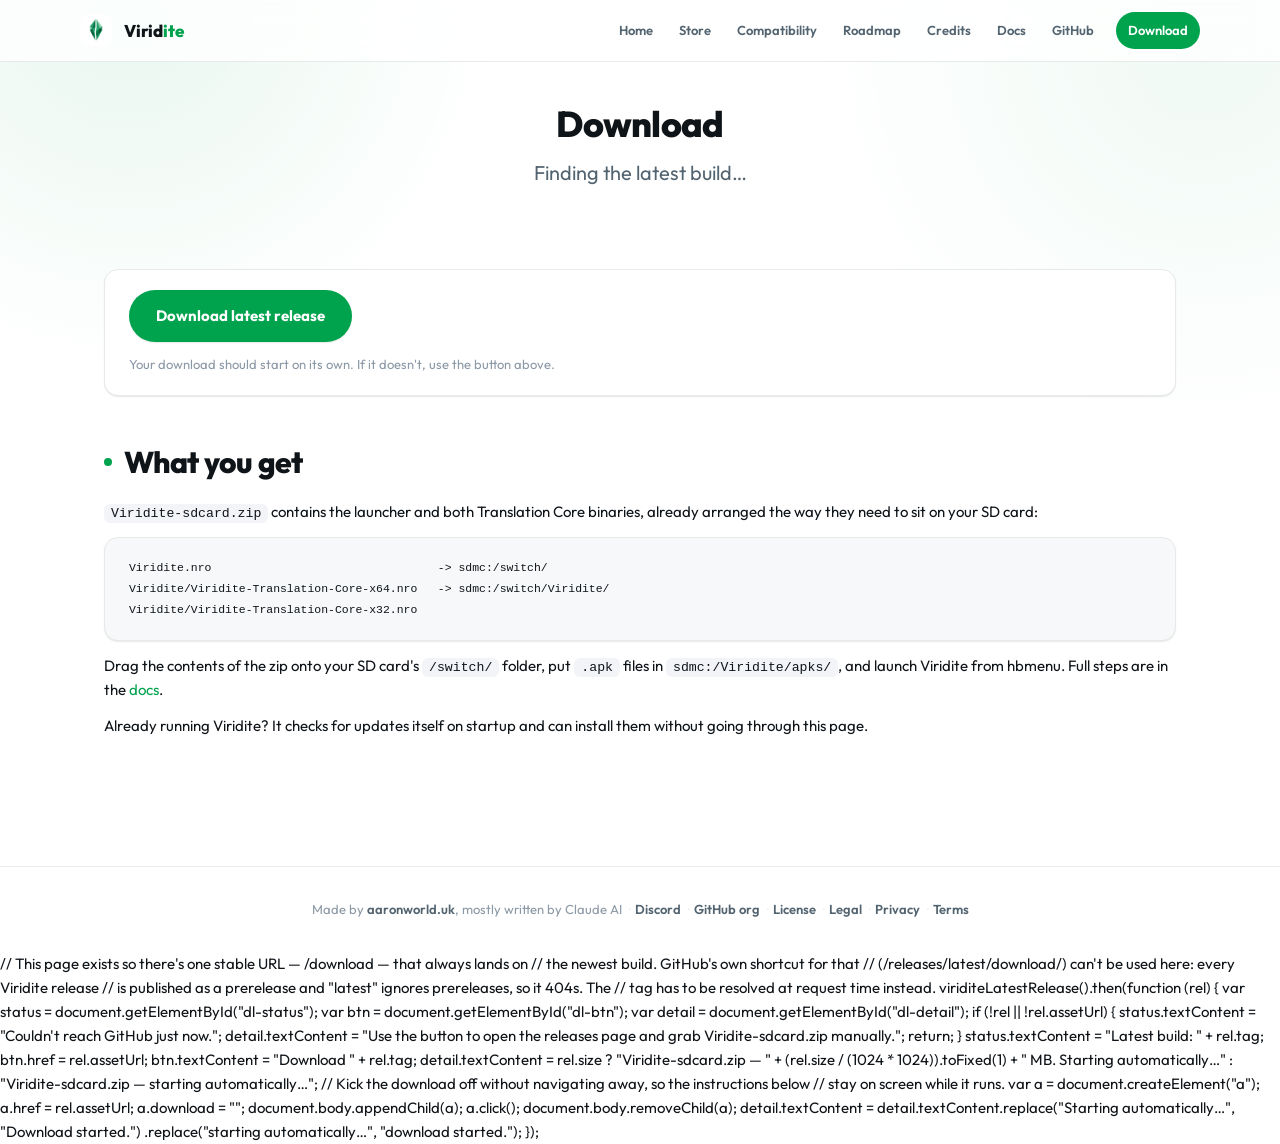
<file: download.html>
<!DOCTYPE html>
<html lang="en">
<head>
<title>Download — Viridite</title>
<meta charset="utf-8">
<meta name="viewport" content="width=device-width, initial-scale=1">
<meta name="description" content="Download the latest Viridite build for Nintendo Switch — the SD-card bundle with the launcher and both Translation Core binaries.">
<meta property="og:title" content="Viridite — Download">
<meta property="og:description" content="Download the latest Viridite SD-card bundle.">
<meta property="og:type" content="website">
<link rel="canonical" href="https://viridite.aaronworld.uk/download">
<link rel="icon" type="image/png" sizes="32x32" href="assets/img/favicon-32.png">
<link rel="icon" type="image/svg+xml" href="assets/img/logo.svg">
<link rel="icon" href="favicon.ico" sizes="any">
<link rel="apple-touch-icon" href="assets/img/apple-touch-icon.png">
<link rel="stylesheet" href="assets/style.css?v=10">
</head>

<body>
<header class="site">
  <div class="wrap bar">
    <img class="logo" src="assets/img/logo-64.png" alt="" width="32" height="32">
    <span class="brand">Virid<span>ite</span></span>
    <button type="button" class="nav-toggle" id="nav-toggle" aria-controls="nav-menu" aria-label="Toggle navigation" aria-expanded="false">
      <svg viewBox="0 0 24 24" fill="none" stroke="currentColor" stroke-width="2" stroke-linecap="round"><line x1="3" y1="6" x2="21" y2="6"></line><line x1="3" y1="12" x2="21" y2="12"></line><line x1="3" y1="18" x2="21" y2="18"></line></svg>
    </button>
    <nav class="site" id="nav-menu" aria-label="Main">
      <a href="/">Home</a>
      <a href="store">Store</a>
      <a href="compatibility">Compatibility</a>
      <a href="roadmap">Roadmap</a>
      <a href="credits">Credits</a>
      <a href="docs">Docs</a>
      <a href="https://github.com/Viridite">GitHub</a>
      <a class="cta" href="download">Download</a>
    </nav>
  </div>
</header>

<main>
  <div class="wrap">

    <div class="hero compact">
      <h1 style="font-size:var(--fs-3xl)">Download</h1>
      <p class="tagline" id="dl-status">Finding the latest build…</p>
    </div>

    <section>
      <div class="card">
        <p style="margin-top:0"><a class="btn primary" id="dl-btn" href="https://github.com/Viridite/Viridite/releases">Download latest release</a></p>
        <p id="dl-detail" style="margin-bottom:0;color:var(--text-mute);font-size:var(--fs-sm)">
          Your download should start on its own. If it doesn't, use the button above.
        </p>
      </div>
    </section>

    <section>
      <h2>What you get</h2>
      <p><code>Viridite-sdcard.zip</code> contains the launcher and both Translation Core binaries, already arranged the way they need to sit on your SD card:</p>
      <pre><code>Viridite.nro                                 -&gt; sdmc:/switch/
Viridite/Viridite-Translation-Core-x64.nro   -&gt; sdmc:/switch/Viridite/
Viridite/Viridite-Translation-Core-x32.nro</code></pre>
      <p>Drag the contents of the zip onto your SD card's <code>/switch/</code> folder, put <code>.apk</code> files in <code>sdmc:/Viridite/apks/</code>, and launch Viridite from hbmenu. Full steps are in the <a href="docs">docs</a>.</p>
      <p style="margin-bottom:0">Already running Viridite? It checks for updates itself on startup and can install them without going through this page.</p>
    </section>

  </div>
</main>

<footer class="site">
  <div class="wrap">
    Made by <a href="https://aaronworld.uk">aaronworld.uk</a>, mostly written by Claude AI
    <span class="dot">·</span><a href="https://discord.gg/EXpgrAJh">Discord<span id="discord-count"></span></a>
    <span class="dot">·</span><a href="https://github.com/Viridite">GitHub org</a>
    <span class="dot">·</span><a href="https://github.com/Viridite/Viridite/blob/main/LICENSE">License</a>
    <span class="dot">·</span><a href="legal">Legal</a>
    <span class="dot">·</span><a href="privacy">Privacy</a>
    <span class="dot">·</span><a href="terms">Terms</a>
  </div>
</footer>

<script>
(function () {
  var toggle = document.getElementById("nav-toggle");
  var menu = document.getElementById("nav-menu");
  if (!toggle || !menu) return;
  toggle.addEventListener("click", function () {
    var open = menu.classList.toggle("open");
    toggle.setAttribute("aria-expanded", open ? "true" : "false");
  });
  menu.querySelectorAll("a").forEach(function (a) {
    a.addEventListener("click", function () {
      menu.classList.remove("open");
      toggle.setAttribute("aria-expanded", "false");
    });
  });
})();
</script>

<script src="assets/latest-release.js"></script>
// This page exists so there's one stable URL — /download — that always lands on
// the newest build. GitHub's own shortcut for that
// (/releases/latest/download/<asset>) can't be used here: every Viridite release
// is published as a prerelease and "latest" ignores prereleases, so it 404s. The
// tag has to be resolved at request time instead.
viriditeLatestRelease().then(function (rel) {
  var status = document.getElementById("dl-status");
  var btn    = document.getElementById("dl-btn");
  var detail = document.getElementById("dl-detail");

  if (!rel || !rel.assetUrl) {
    status.textContent = "Couldn't reach GitHub just now.";
    detail.textContent = "Use the button to open the releases page and grab Viridite-sdcard.zip manually.";
    return;
  }

  status.textContent = "Latest build: " + rel.tag;
  btn.href = rel.assetUrl;
  btn.textContent = "Download " + rel.tag;
  detail.textContent = rel.size
    ? "Viridite-sdcard.zip — " + (rel.size / (1024 * 1024)).toFixed(1) + " MB. Starting automatically…"
    : "Viridite-sdcard.zip — starting automatically…";

  // Kick the download off without navigating away, so the instructions below
  // stay on screen while it runs.
  var a = document.createElement("a");
  a.href = rel.assetUrl;
  a.download = "";
  document.body.appendChild(a);
  a.click();
  document.body.removeChild(a);
  detail.textContent = detail.textContent.replace("Starting automatically…", "Download started.")
                                         .replace("starting automatically…", "download started.");
});
</script>
<script src="assets/discord-link.js"></script>
</body>
</html>
</file>
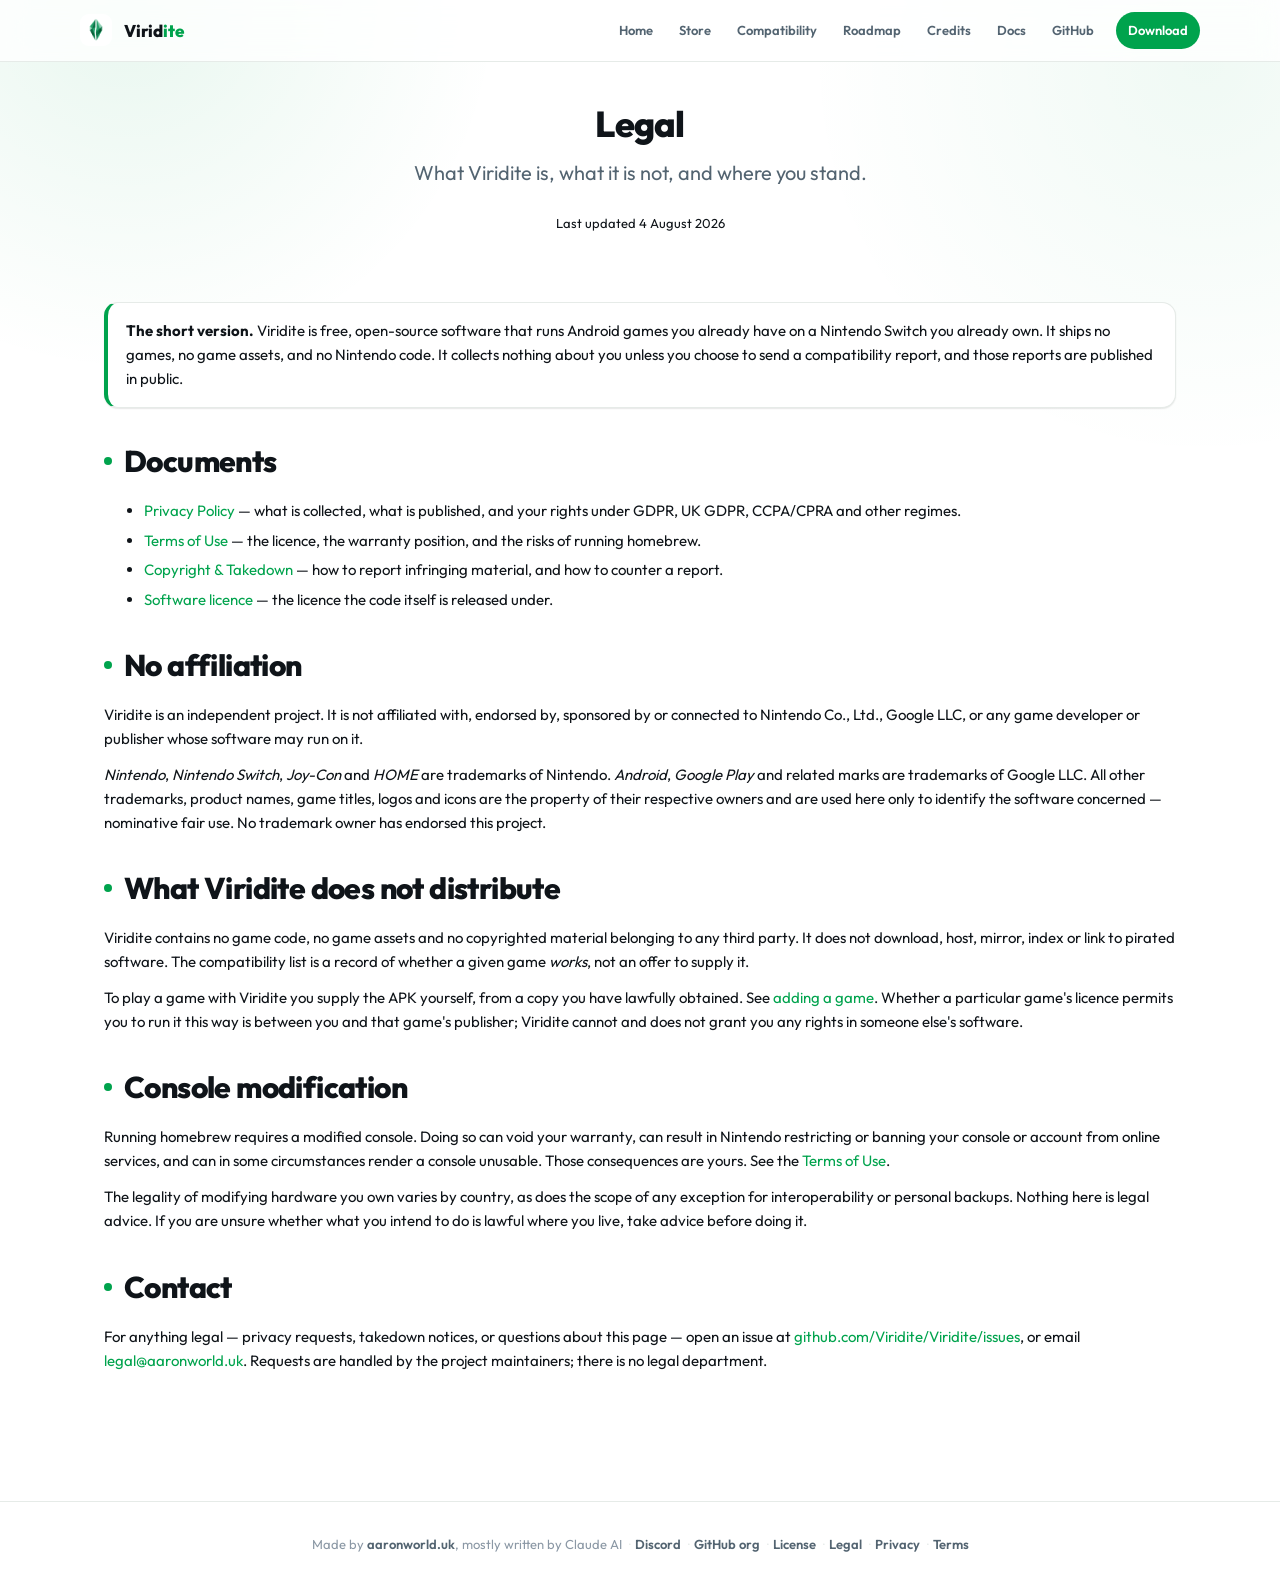
<file: legal.html>
<!DOCTYPE html>
<html lang="en">
<head>
<title>Legal — Viridite</title>
<meta charset="utf-8">
<meta name="viewport" content="width=device-width, initial-scale=1">
<meta name="description" content="Licensing, trademarks, affiliation and the project's legal position.">
<meta property="og:title" content="Viridite — Legal">
<meta property="og:description" content="Licensing, trademarks, affiliation and the project's legal position.">
<meta property="og:type" content="website">
<link rel="canonical" href="https://viridite.aaronworld.uk/legal">
<link rel="icon" type="image/png" sizes="32x32" href="assets/img/favicon-32.png">
<link rel="icon" type="image/svg+xml" href="assets/img/logo.svg">
<link rel="icon" href="favicon.ico" sizes="any">
<link rel="apple-touch-icon" href="assets/img/apple-touch-icon.png">
<link rel="stylesheet" href="assets/style.css?v=10">
<style>
  .legal h2 { margin-top: 2.2rem; }
  .legal h3 { margin-top: 1.4rem; font-size: var(--fs-lg); }
  .legal li { margin: .35rem 0; }
  .legal .updated { color: var(--muted); font-size: var(--fs-sm); }
  .legal .callout {
    border: 1px solid var(--border);
    border-left: 4px solid var(--accent);
    border-radius: var(--radius-md);
    background: var(--surface);
    padding: 1rem 1.1rem;
    margin: 1.4rem 0;
  }
  .legal dt { font-weight: 600; margin-top: .9rem; }
  .legal dd { margin: .2rem 0 0 0; color: var(--muted); }
</style>
</head>
<body>
<header class="site">
  <div class="wrap bar">
    <img class="logo" src="assets/img/logo-64.png" alt="" width="32" height="32">
    <span class="brand">Virid<span>ite</span></span>
    <button type="button" class="nav-toggle" id="nav-toggle" aria-controls="nav-menu" aria-label="Toggle navigation" aria-expanded="false">
      <svg viewBox="0 0 24 24" fill="none" stroke="currentColor" stroke-width="2" stroke-linecap="round"><line x1="3" y1="6" x2="21" y2="6"></line><line x1="3" y1="12" x2="21" y2="12"></line><line x1="3" y1="18" x2="21" y2="18"></line></svg>
    </button>
    <nav class="site" id="nav-menu" aria-label="Main">
      <a href="/">Home</a>
      <a href="store">Store</a>
      <a href="compatibility">Compatibility</a>
      <a href="roadmap">Roadmap</a>
      <a href="credits">Credits</a>
      <a href="docs">Docs</a>
      <a href="https://github.com/Viridite">GitHub</a>
      <a class="cta" href="download">Download</a>
    </nav>
  </div>
</header>

<main>
  <div class="wrap legal">

    <div class="hero compact">
      <h1 style="font-size:var(--fs-3xl)">Legal</h1>
      <p class="tagline">What Viridite is, what it is not, and where you stand.</p>
      <p class="updated">Last updated 4 August 2026</p>
    </div>

    <section>
      <div class="callout">
        <strong>The short version.</strong> Viridite is free, open-source software that runs
        Android games you already have on a Nintendo Switch you already own. It ships no games,
        no game assets, and no Nintendo code. It collects nothing about you unless you choose
        to send a compatibility report, and those reports are published in public.
      </div>

      <h2>Documents</h2>
      <ul>
        <li><a href="privacy">Privacy Policy</a> — what is collected, what is published, and your rights under GDPR, UK GDPR, CCPA/CPRA and other regimes.</li>
        <li><a href="terms">Terms of Use</a> — the licence, the warranty position, and the risks of running homebrew.</li>
        <li><a href="dmca">Copyright &amp; Takedown</a> — how to report infringing material, and how to counter a report.</li>
        <li><a href="https://github.com/Viridite/Viridite/blob/main/LICENSE">Software licence</a> — the licence the code itself is released under.</li>
      </ul>

      <h2>No affiliation</h2>
      <p>
        Viridite is an independent project. It is not affiliated with, endorsed by, sponsored by
        or connected to Nintendo Co., Ltd., Google LLC, or any game developer or publisher whose
        software may run on it.
      </p>
      <p>
        <em>Nintendo</em>, <em>Nintendo Switch</em>, <em>Joy-Con</em> and <em>HOME</em> are
        trademarks of Nintendo. <em>Android</em>, <em>Google Play</em> and related marks are
        trademarks of Google LLC. All other trademarks, product names, game titles, logos and
        icons are the property of their respective owners and are used here only to identify the
        software concerned — nominative fair use. No trademark owner has endorsed this project.
      </p>

      <h2>What Viridite does not distribute</h2>
      <p>
        Viridite contains no game code, no game assets and no copyrighted material belonging to
        any third party. It does not download, host, mirror, index or link to pirated software.
        The compatibility list is a record of whether a given game <em>works</em>, not an offer to
        supply it.
      </p>
      <p>
        To play a game with Viridite you supply the APK yourself, from a copy you have lawfully
        obtained. See <a href="docs#adding-a-game">adding a game</a>. Whether a particular game's
        licence permits you to run it this way is between you and that game's publisher; Viridite
        cannot and does not grant you any rights in someone else's software.
      </p>

      <h2>Console modification</h2>
      <p>
        Running homebrew requires a modified console. Doing so can void your warranty, can result
        in Nintendo restricting or banning your console or account from online services, and can
        in some circumstances render a console unusable. Those consequences are yours. See the
        <a href="terms">Terms of Use</a>.
      </p>
      <p>
        The legality of modifying hardware you own varies by country, as does the scope of any
        exception for interoperability or personal backups. Nothing here is legal advice. If you
        are unsure whether what you intend to do is lawful where you live, take advice before
        doing it.
      </p>

      <h2>Contact</h2>
      <p>
        For anything legal — privacy requests, takedown notices, or questions about this page —
        open an issue at <a href="https://github.com/Viridite/Viridite/issues">github.com/Viridite/Viridite/issues</a>,
        or email <a href="mailto:legal@aaronworld.uk">legal@aaronworld.uk</a>. Requests are handled
        by the project maintainers; there is no legal department.
      </p>
    </section>

  </div>
</main>

<footer class="site">
  <div class="wrap">
    Made by <a href="https://aaronworld.uk">aaronworld.uk</a>, mostly written by Claude AI
    <span class="dot">·</span><a href="https://discord.gg/EXpgrAJh">Discord<span id="discord-count"></span></a>
    <span class="dot">·</span><a href="https://github.com/Viridite">GitHub org</a>
    <span class="dot">·</span><a href="https://github.com/Viridite/Viridite/blob/main/LICENSE">License</a>
    <span class="dot">·</span><a href="legal">Legal</a>
    <span class="dot">·</span><a href="privacy">Privacy</a>
    <span class="dot">·</span><a href="terms">Terms</a>
  </div>
</footer>

<script>
(function () {
  var toggle = document.getElementById("nav-toggle");
  var menu = document.getElementById("nav-menu");
  if (!toggle || !menu) return;
  toggle.addEventListener("click", function () {
    var open = menu.classList.toggle("open");
    toggle.setAttribute("aria-expanded", open ? "true" : "false");
  });
})();
</script>
<script src="assets/discord-link.js"></script>
</body>
</html>
</file>
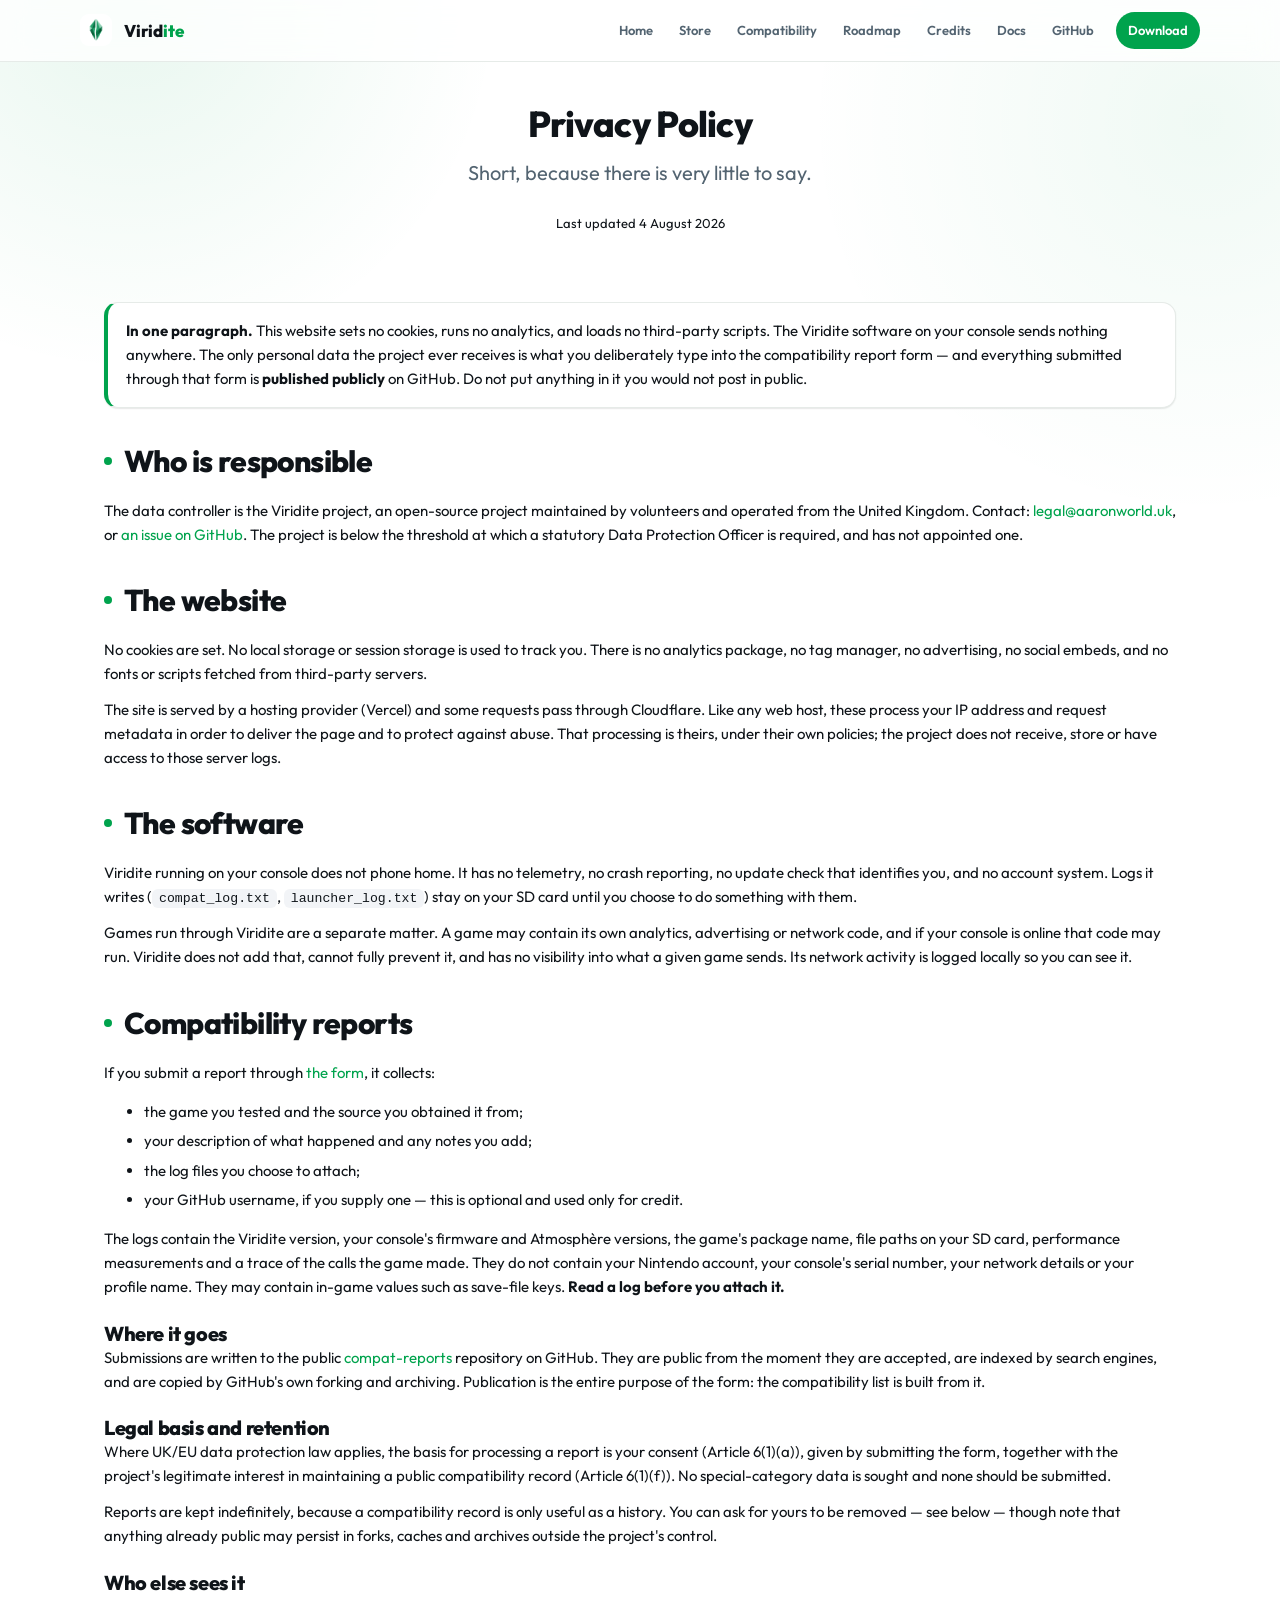
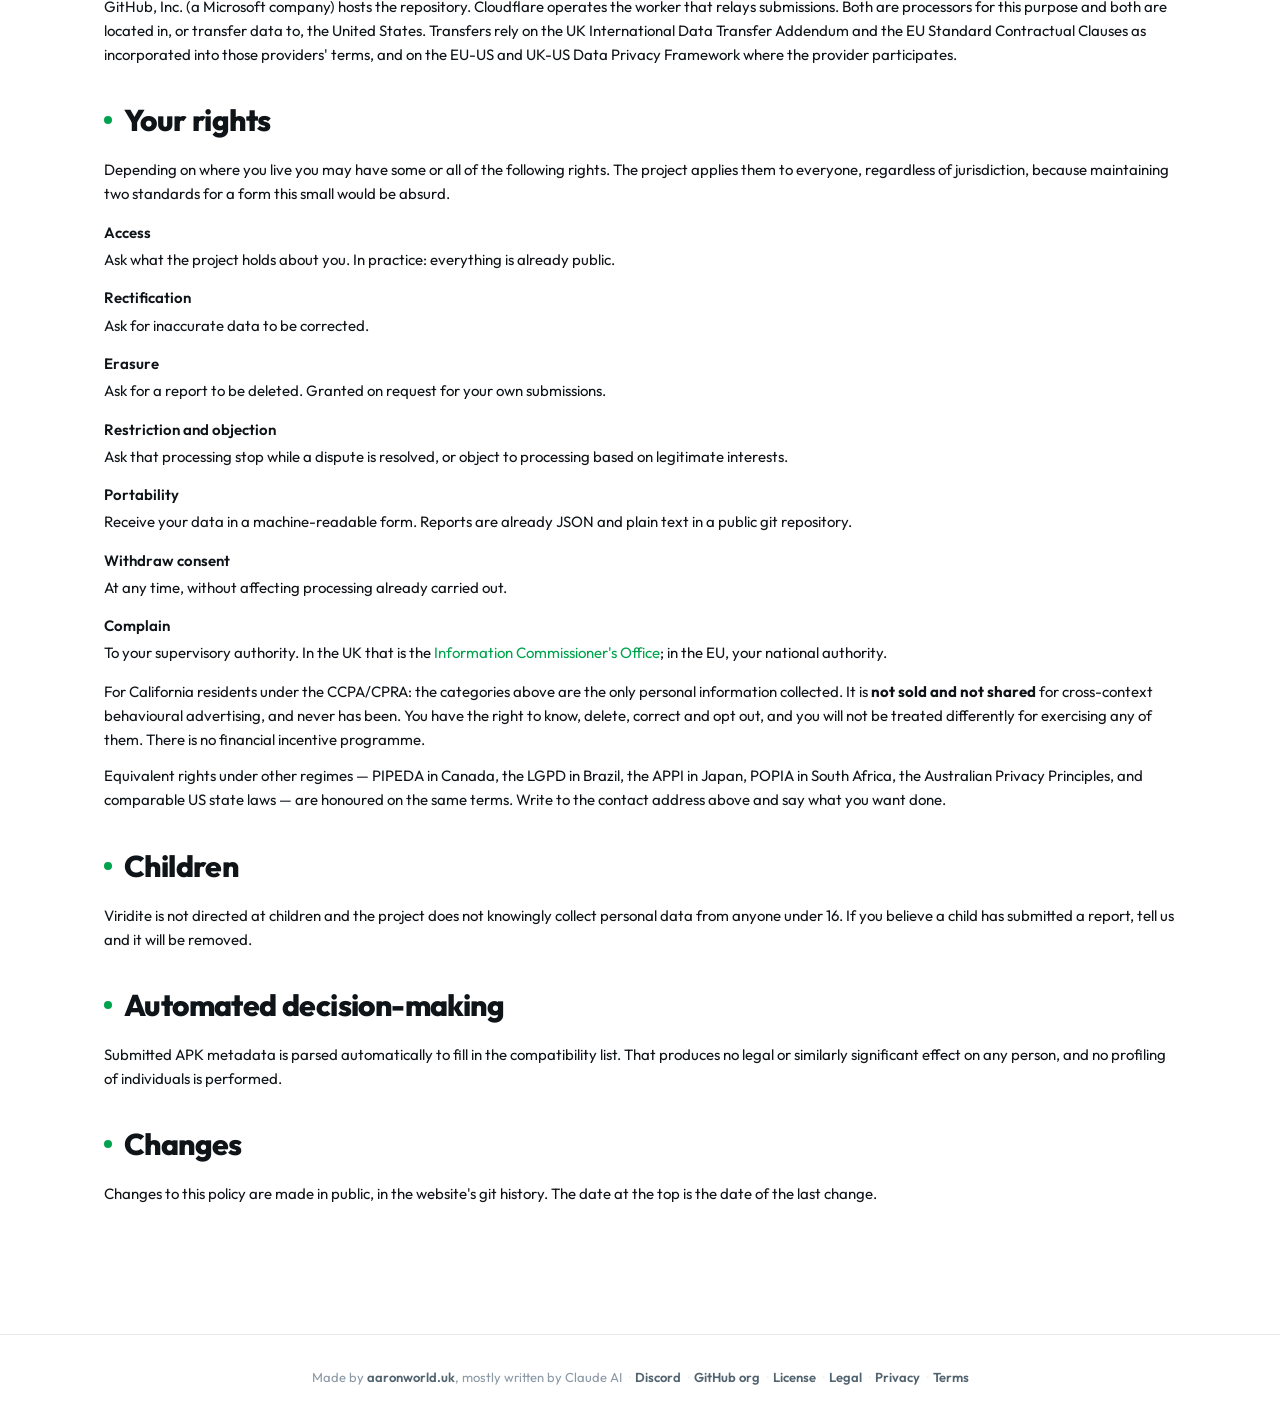
<file: privacy.html>
<!DOCTYPE html>
<html lang="en">
<head>
<title>Privacy Policy — Viridite</title>
<meta charset="utf-8">
<meta name="viewport" content="width=device-width, initial-scale=1">
<meta name="description" content="What Viridite collects (almost nothing), what it publishes, and your rights.">
<meta property="og:title" content="Viridite — Privacy Policy">
<meta property="og:description" content="What Viridite collects (almost nothing), what it publishes, and your rights.">
<meta property="og:type" content="website">
<link rel="canonical" href="https://viridite.aaronworld.uk/privacy">
<link rel="icon" type="image/png" sizes="32x32" href="assets/img/favicon-32.png">
<link rel="icon" type="image/svg+xml" href="assets/img/logo.svg">
<link rel="icon" href="favicon.ico" sizes="any">
<link rel="apple-touch-icon" href="assets/img/apple-touch-icon.png">
<link rel="stylesheet" href="assets/style.css?v=10">
<style>
  .legal h2 { margin-top: 2.2rem; }
  .legal h3 { margin-top: 1.4rem; font-size: var(--fs-lg); }
  .legal li { margin: .35rem 0; }
  .legal .updated { color: var(--muted); font-size: var(--fs-sm); }
  .legal .callout {
    border: 1px solid var(--border);
    border-left: 4px solid var(--accent);
    border-radius: var(--radius-md);
    background: var(--surface);
    padding: 1rem 1.1rem;
    margin: 1.4rem 0;
  }
  .legal dt { font-weight: 600; margin-top: .9rem; }
  .legal dd { margin: .2rem 0 0 0; color: var(--muted); }
</style>
</head>
<body>
<header class="site">
  <div class="wrap bar">
    <img class="logo" src="assets/img/logo-64.png" alt="" width="32" height="32">
    <span class="brand">Virid<span>ite</span></span>
    <button type="button" class="nav-toggle" id="nav-toggle" aria-controls="nav-menu" aria-label="Toggle navigation" aria-expanded="false">
      <svg viewBox="0 0 24 24" fill="none" stroke="currentColor" stroke-width="2" stroke-linecap="round"><line x1="3" y1="6" x2="21" y2="6"></line><line x1="3" y1="12" x2="21" y2="12"></line><line x1="3" y1="18" x2="21" y2="18"></line></svg>
    </button>
    <nav class="site" id="nav-menu" aria-label="Main">
      <a href="/">Home</a>
      <a href="store">Store</a>
      <a href="compatibility">Compatibility</a>
      <a href="roadmap">Roadmap</a>
      <a href="credits">Credits</a>
      <a href="docs">Docs</a>
      <a href="https://github.com/Viridite">GitHub</a>
      <a class="cta" href="download">Download</a>
    </nav>
  </div>
</header>

<main>
  <div class="wrap legal">

    <div class="hero compact">
      <h1 style="font-size:var(--fs-3xl)">Privacy Policy</h1>
      <p class="tagline">Short, because there is very little to say.</p>
      <p class="updated">Last updated 4 August 2026</p>
    </div>

    <section>
      <div class="callout">
        <strong>In one paragraph.</strong> This website sets no cookies, runs no analytics, and
        loads no third-party scripts. The Viridite software on your console sends nothing
        anywhere. The only personal data the project ever receives is what you deliberately type
        into the compatibility report form — and everything submitted through that form is
        <strong>published publicly</strong> on GitHub. Do not put anything in it you would not
        post in public.
      </div>

      <h2>Who is responsible</h2>
      <p>
        The data controller is the Viridite project, an open-source project maintained by
        volunteers and operated from the United Kingdom. Contact:
        <a href="mailto:legal@aaronworld.uk">legal@aaronworld.uk</a>, or
        <a href="https://github.com/Viridite/Viridite/issues">an issue on GitHub</a>. The project
        is below the threshold at which a statutory Data Protection Officer is required, and has
        not appointed one.
      </p>

      <h2>The website</h2>
      <p>
        No cookies are set. No local storage or session storage is used to track you. There is no
        analytics package, no tag manager, no advertising, no social embeds, and no fonts or
        scripts fetched from third-party servers.
      </p>
      <p>
        The site is served by a hosting provider (Vercel) and some requests pass through
        Cloudflare. Like any web host, these process your IP address and request metadata in order
        to deliver the page and to protect against abuse. That processing is theirs, under their
        own policies; the project does not receive, store or have access to those server logs.
      </p>

      <h2>The software</h2>
      <p>
        Viridite running on your console does not phone home. It has no telemetry, no crash
        reporting, no update check that identifies you, and no account system. Logs it writes
        (<code>compat_log.txt</code>, <code>launcher_log.txt</code>) stay on your SD card until
        you choose to do something with them.
      </p>
      <p>
        Games run through Viridite are a separate matter. A game may contain its own analytics,
        advertising or network code, and if your console is online that code may run. Viridite
        does not add that, cannot fully prevent it, and has no visibility into what a given game
        sends. Its network activity is logged locally so you can see it.
      </p>

      <h2>Compatibility reports</h2>
      <p>If you submit a report through <a href="submit">the form</a>, it collects:</p>
      <ul>
        <li>the game you tested and the source you obtained it from;</li>
        <li>your description of what happened and any notes you add;</li>
        <li>the log files you choose to attach;</li>
        <li>your GitHub username, if you supply one — this is optional and used only for credit.</li>
      </ul>
      <p>
        The logs contain the Viridite version, your console's firmware and Atmosphère versions,
        the game's package name, file paths on your SD card, performance measurements and a trace
        of the calls the game made. They do not contain your Nintendo account, your console's
        serial number, your network details or your profile name. They may contain in-game values
        such as save-file keys. <strong>Read a log before you attach it.</strong>
      </p>

      <h3>Where it goes</h3>
      <p>
        Submissions are written to the public
        <a href="https://github.com/Viridite/compat-reports">compat-reports</a> repository on
        GitHub. They are public from the moment they are accepted, are indexed by search engines,
        and are copied by GitHub's own forking and archiving. Publication is the entire purpose of
        the form: the compatibility list is built from it.
      </p>

      <h3>Legal basis and retention</h3>
      <p>
        Where UK/EU data protection law applies, the basis for processing a report is your
        consent (Article 6(1)(a)), given by submitting the form, together with the project's
        legitimate interest in maintaining a public compatibility record (Article 6(1)(f)). No
        special-category data is sought and none should be submitted.
      </p>
      <p>
        Reports are kept indefinitely, because a compatibility record is only useful as a history.
        You can ask for yours to be removed — see below — though note that anything already
        public may persist in forks, caches and archives outside the project's control.
      </p>

      <h3>Who else sees it</h3>
      <p>
        GitHub, Inc. (a Microsoft company) hosts the repository. Cloudflare operates the worker
        that relays submissions. Both are processors for this purpose and both are located in, or
        transfer data to, the United States. Transfers rely on the UK International Data Transfer
        Addendum and the EU Standard Contractual Clauses as incorporated into those providers'
        terms, and on the EU-US and UK-US Data Privacy Framework where the provider participates.
      </p>

      <h2>Your rights</h2>
      <p>
        Depending on where you live you may have some or all of the following rights. The project
        applies them to everyone, regardless of jurisdiction, because maintaining two standards
        for a form this small would be absurd.
      </p>
      <dl>
        <dt>Access</dt><dd>Ask what the project holds about you. In practice: everything is already public.</dd>
        <dt>Rectification</dt><dd>Ask for inaccurate data to be corrected.</dd>
        <dt>Erasure</dt><dd>Ask for a report to be deleted. Granted on request for your own submissions.</dd>
        <dt>Restriction and objection</dt><dd>Ask that processing stop while a dispute is resolved, or object to processing based on legitimate interests.</dd>
        <dt>Portability</dt><dd>Receive your data in a machine-readable form. Reports are already JSON and plain text in a public git repository.</dd>
        <dt>Withdraw consent</dt><dd>At any time, without affecting processing already carried out.</dd>
        <dt>Complain</dt><dd>To your supervisory authority. In the UK that is the <a href="https://ico.org.uk/">Information Commissioner's Office</a>; in the EU, your national authority.</dd>
      </dl>
      <p>
        For California residents under the CCPA/CPRA: the categories above are the only personal
        information collected. It is <strong>not sold and not shared</strong> for cross-context
        behavioural advertising, and never has been. You have the right to know, delete, correct
        and opt out, and you will not be treated differently for exercising any of them. There is
        no financial incentive programme.
      </p>
      <p>
        Equivalent rights under other regimes — PIPEDA in Canada, the LGPD in Brazil, the APPI in
        Japan, POPIA in South Africa, the Australian Privacy Principles, and comparable US state
        laws — are honoured on the same terms. Write to the contact address above and say what you
        want done.
      </p>

      <h2>Children</h2>
      <p>
        Viridite is not directed at children and the project does not knowingly collect personal
        data from anyone under 16. If you believe a child has submitted a report, tell us and it
        will be removed.
      </p>

      <h2>Automated decision-making</h2>
      <p>
        Submitted APK metadata is parsed automatically to fill in the compatibility list. That
        produces no legal or similarly significant effect on any person, and no profiling of
        individuals is performed.
      </p>

      <h2>Changes</h2>
      <p>
        Changes to this policy are made in public, in the website's git history. The date at the
        top is the date of the last change.
      </p>
    </section>

  </div>
</main>

<footer class="site">
  <div class="wrap">
    Made by <a href="https://aaronworld.uk">aaronworld.uk</a>, mostly written by Claude AI
    <span class="dot">·</span><a href="https://discord.gg/EXpgrAJh">Discord<span id="discord-count"></span></a>
    <span class="dot">·</span><a href="https://github.com/Viridite">GitHub org</a>
    <span class="dot">·</span><a href="https://github.com/Viridite/Viridite/blob/main/LICENSE">License</a>
    <span class="dot">·</span><a href="legal">Legal</a>
    <span class="dot">·</span><a href="privacy">Privacy</a>
    <span class="dot">·</span><a href="terms">Terms</a>
  </div>
</footer>

<script>
(function () {
  var toggle = document.getElementById("nav-toggle");
  var menu = document.getElementById("nav-menu");
  if (!toggle || !menu) return;
  toggle.addEventListener("click", function () {
    var open = menu.classList.toggle("open");
    toggle.setAttribute("aria-expanded", open ? "true" : "false");
  });
})();
</script>
<script src="assets/discord-link.js"></script>
</body>
</html>
</file>
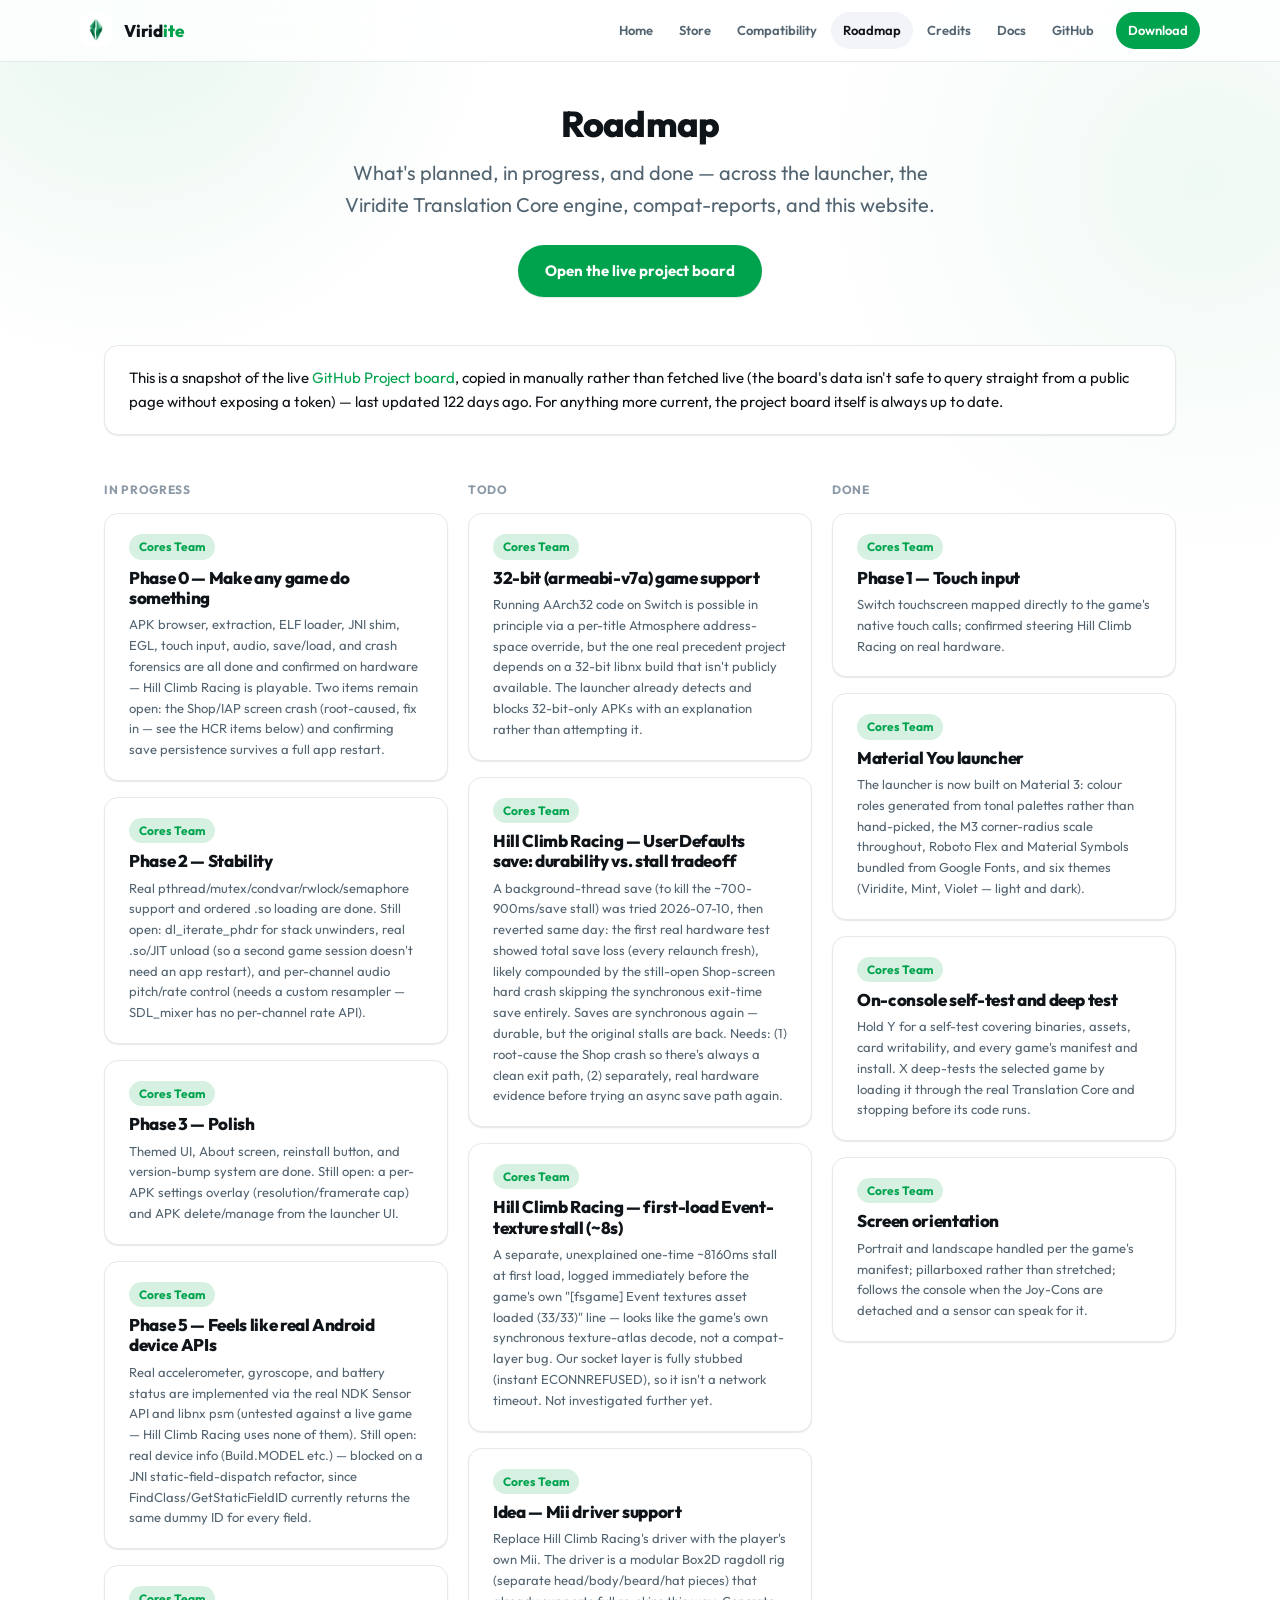
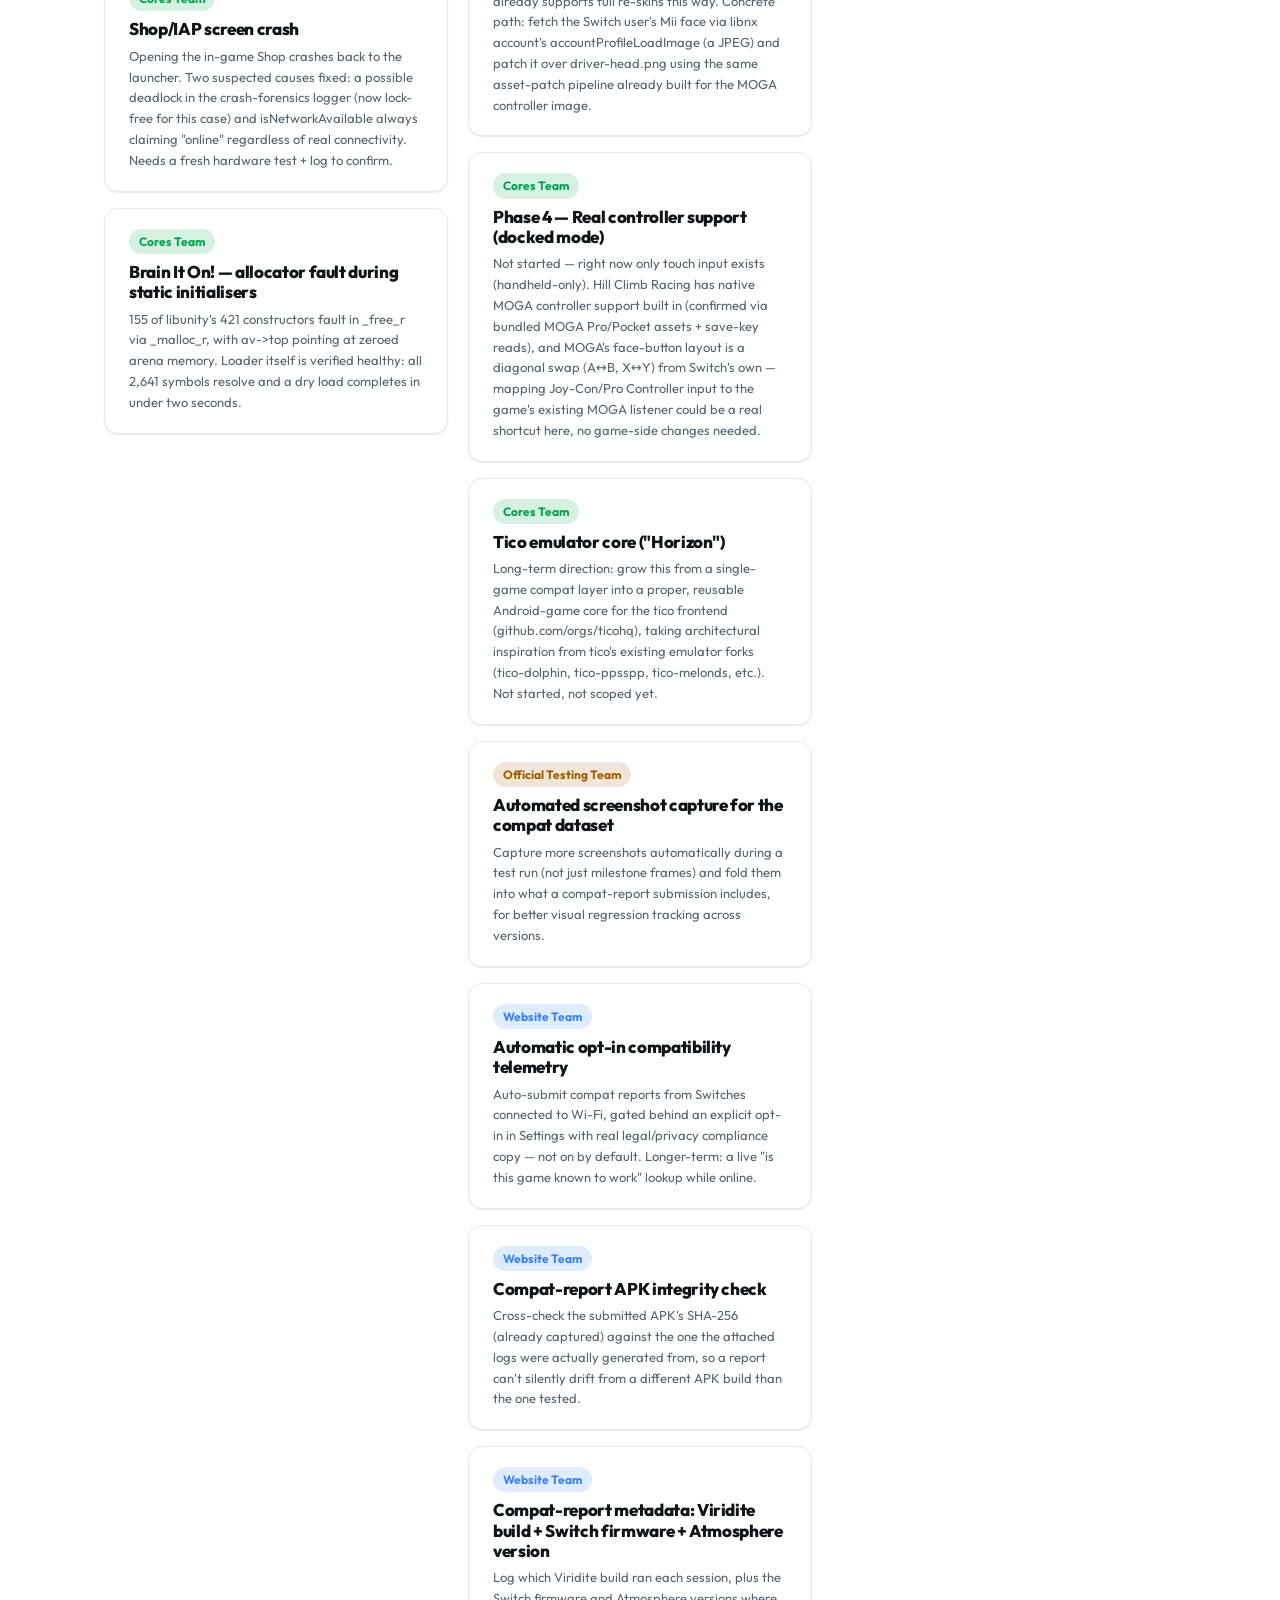
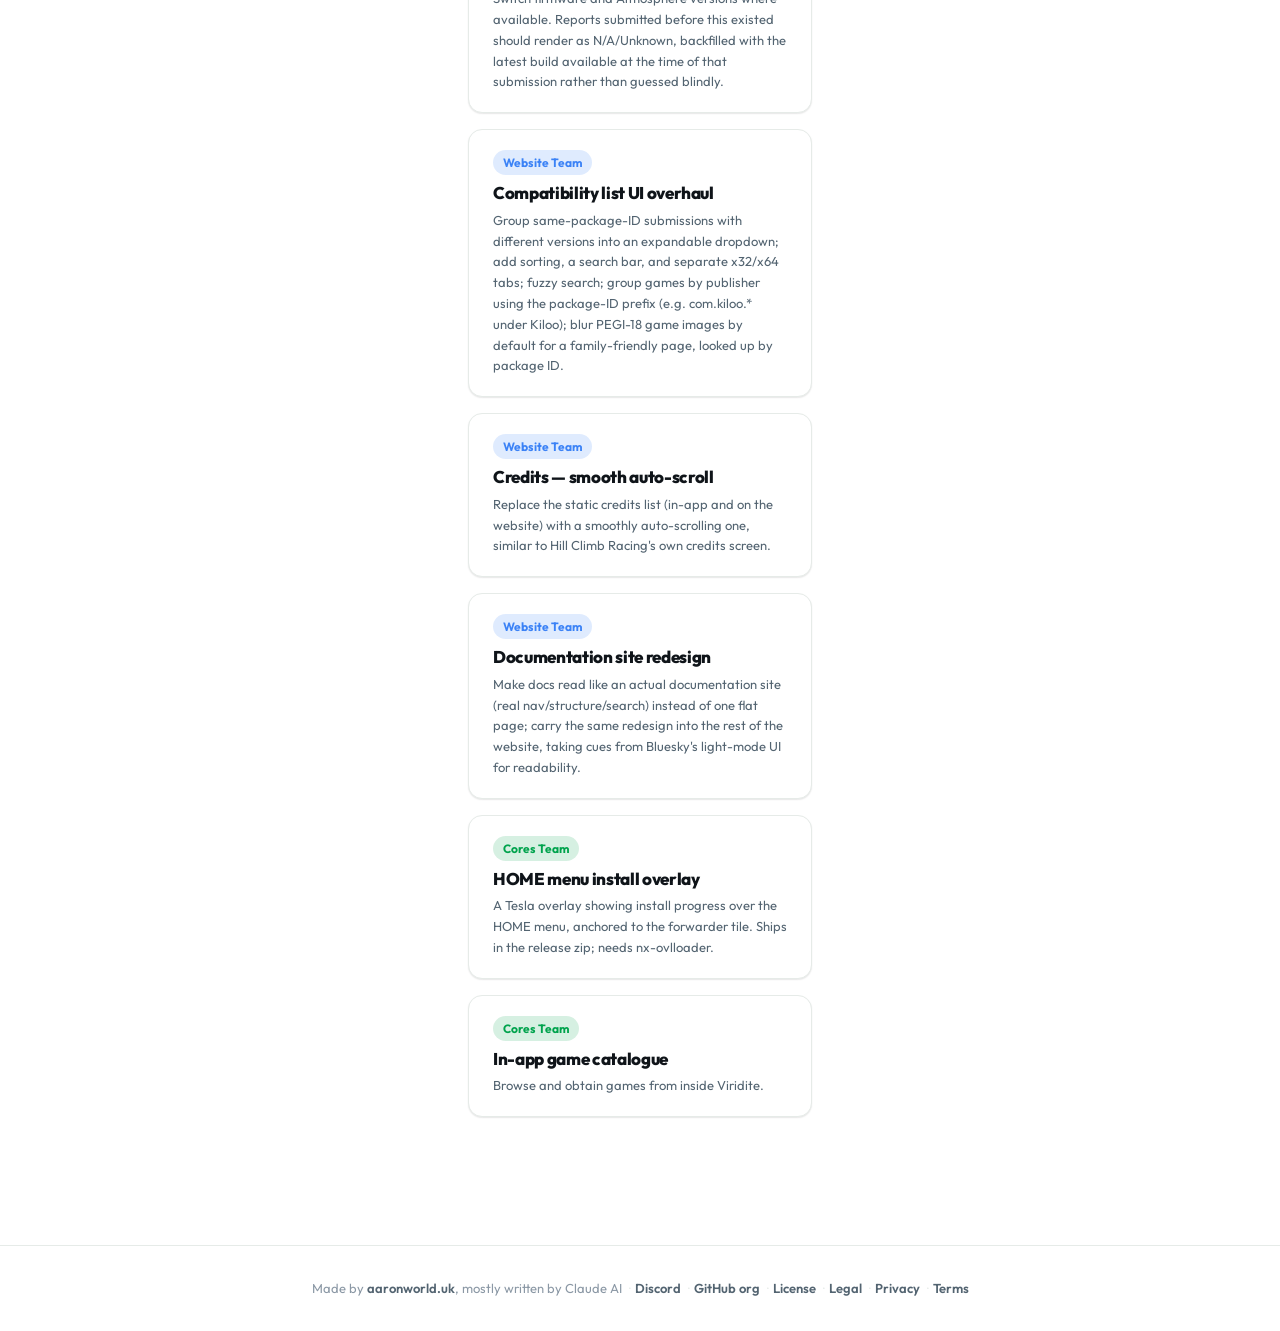
<file: roadmap.html>
<!DOCTYPE html>
<html lang="en">
<head>
<title>Roadmap — Viridite</title>
<meta charset="utf-8">
<meta name="viewport" content="width=device-width, initial-scale=1">
<meta name="description" content="What's planned, in progress, and done across Viridite's launcher, cores engine, compat-reports, and website.">
<meta property="og:title" content="Viridite — Roadmap">
<meta property="og:description" content="What's planned, in progress, and done across Viridite's launcher, cores engine, compat-reports, and website.">
<meta property="og:type" content="website">
<link rel="canonical" href="https://viridite.aaronworld.uk/roadmap">
<link rel="icon" type="image/png" sizes="32x32" href="assets/img/favicon-32.png">
<link rel="icon" type="image/svg+xml" href="assets/img/logo.svg">
<link rel="icon" href="favicon.ico" sizes="any">
<link rel="apple-touch-icon" href="assets/img/apple-touch-icon.png">
<link rel="stylesheet" href="assets/style.css?v=10">
</head>

<body>
<header class="site">
  <div class="wrap bar">
    <img class="logo" src="assets/img/logo-64.png" alt="" width="32" height="32">
    <span class="brand">Virid<span>ite</span></span>
    <button type="button" class="nav-toggle" id="nav-toggle" aria-controls="nav-menu" aria-label="Toggle navigation" aria-expanded="false">
      <svg viewBox="0 0 24 24" fill="none" stroke="currentColor" stroke-width="2" stroke-linecap="round"><line x1="3" y1="6" x2="21" y2="6"></line><line x1="3" y1="12" x2="21" y2="12"></line><line x1="3" y1="18" x2="21" y2="18"></line></svg>
    </button>
    <nav class="site" id="nav-menu" aria-label="Main">
      <a href="/">Home</a>
      <a href="store">Store</a>
      <a href="compatibility">Compatibility</a>
      <a href="roadmap" class="active">Roadmap</a>
      <a href="credits">Credits</a>
      <a href="docs">Docs</a>
      <a href="https://github.com/Viridite">GitHub</a>
      <a class="cta" href="download">Download</a>
    </nav>
  </div>
</header>

<main>
  <div class="wrap">

    <div class="hero compact">
      <h1 style="font-size:var(--fs-3xl)">Roadmap</h1>
      <p class="tagline">What's planned, in progress, and done — across the launcher, the Viridite Translation Core engine, compat-reports, and this website.</p>
      <div class="btn-row">
        <a class="btn primary" href="https://github.com/orgs/Viridite/projects/1" target="_blank" rel="noopener">Open the live project board</a>
      </div>
    </div>

    <div class="callout" id="roadmap-stale-notice" style="display:none">
      This is a snapshot of the live <a href="https://github.com/orgs/Viridite/projects/1" target="_blank" rel="noopener">GitHub Project board</a>, copied in manually rather than fetched live (the board's data isn't safe to query straight from a public page without exposing a token) — <span id="roadmap-age"></span>. For anything more current, the project board itself is always up to date.
    </div>

    <section>
      <div class="board" id="roadmap-board">
        <div class="board-col">
          <h3>In progress</h3>
          <div class="board-items" id="col-in-progress"></div>
        </div>
        <div class="board-col">
          <h3>Todo</h3>
          <div class="board-items" id="col-todo"></div>
        </div>
        <div class="board-col">
          <h3>Done</h3>
          <div class="board-items" id="col-done"></div>
        </div>
      </div>
    </section>

  </div>
</main>

<footer class="site">
  <div class="wrap">
    Made by <a href="https://aaronworld.uk">aaronworld.uk</a>, mostly written by Claude AI
    <span class="dot">·</span><a href="https://discord.gg/EXpgrAJh">Discord<span id="discord-count"></span></a>
    <span class="dot">·</span><a href="https://github.com/Viridite">GitHub org</a>
    <span class="dot">·</span><a href="https://github.com/Viridite/Viridite/blob/main/LICENSE">License</a>
    <span class="dot">·</span><a href="legal">Legal</a>
    <span class="dot">·</span><a href="privacy">Privacy</a>
    <span class="dot">·</span><a href="terms">Terms</a>
  </div>
</footer>

<script>
(function () {
  var toggle = document.getElementById("nav-toggle");
  var menu = document.getElementById("nav-menu");
  if (!toggle || !menu) return;
  toggle.addEventListener("click", function () {
    var open = menu.classList.toggle("open");
    toggle.setAttribute("aria-expanded", open ? "true" : "false");
  });
  menu.querySelectorAll("a").forEach(function (a) {
    a.addEventListener("click", function () {
      menu.classList.remove("open");
      toggle.setAttribute("aria-expanded", "false");
    });
  });
})();
</script>

<script>
(function () {
  var TEAM_CLASS = {
    "Cores Team": "team-cores",
    "Website Team": "team-website",
    "Official Testing Team": "team-testing"
  };

  function card(item) {
    var el = document.createElement("div");
    el.className = "card board-item";
    var teamClass = TEAM_CLASS[item.team] || "team-other";
    el.innerHTML =
      '<span class="pill team-pill ' + teamClass + '">' + (item.team || "Unassigned") + "</span>" +
      "<h4>" + item.title + "</h4>" +
      "<p>" + item.body + "</p>";
    return el;
  }

  fetch("data/roadmap.json?v=" + Date.now())
    .then(function (r) { if (!r.ok) throw new Error("fetch failed"); return r.json(); })
    .then(function (data) {
      var cols = { "In progress": document.getElementById("col-in-progress"),
                   "Todo": document.getElementById("col-todo"),
                   "Done": document.getElementById("col-done") };
      data.items.forEach(function (item) {
        var col = cols[item.status] || cols["Todo"];
        col.appendChild(card(item));
      });

      var notice = document.getElementById("roadmap-stale-notice");
      var ageEl = document.getElementById("roadmap-age");
      if (data.generated_at) {
        var days = Math.floor((Date.now() - new Date(data.generated_at)) / 86400000);
        ageEl.textContent = days <= 0 ? "last updated today" : "last updated " + days + " day" + (days === 1 ? "" : "s") + " ago";
        notice.style.display = "block";
      }
    })
    .catch(function () {
      document.getElementById("roadmap-board").innerHTML =
        '<p class="card">Couldn\'t load the roadmap snapshot — see the <a href="https://github.com/orgs/Viridite/projects/1" target="_blank" rel="noopener">live project board</a> instead.</p>';
    });
})();
</script>

  <script src="assets/discord-link.js"></script>
</body>
</html>
</file>
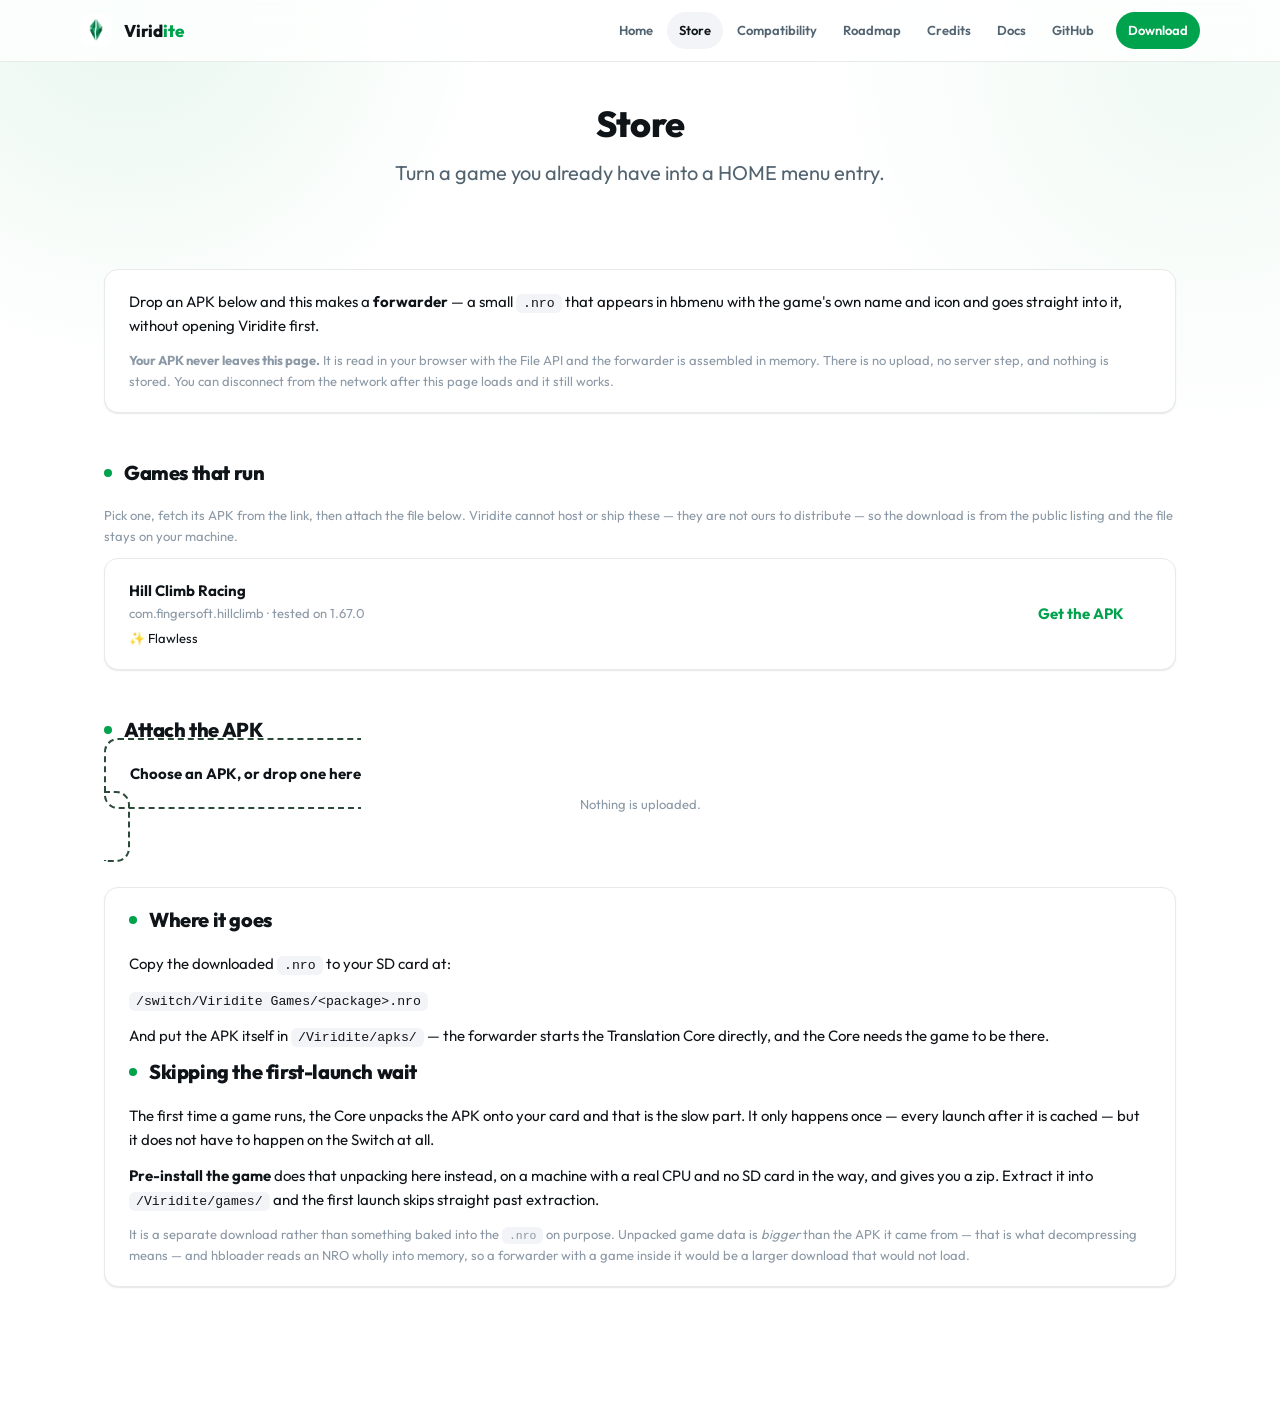
<file: store.html>
<!DOCTYPE html>
<html lang="en">
<head>
<title>Store — Viridite</title>
<meta charset="utf-8">
<meta name="viewport" content="width=device-width, initial-scale=1">
<meta name="description" content="Turn an Android APK into a Viridite forwarder for the Switch HOME menu — entirely in your browser. Nothing is uploaded.">
<meta property="og:title" content="Viridite — Store">
<meta property="og:description" content="Make a forwarder from an APK, in your browser. Nothing is uploaded.">
<meta property="og:type" content="website">
<link rel="canonical" href="https://viridite.aaronworld.uk/store">
<link rel="icon" type="image/png" sizes="32x32" href="assets/img/favicon-32.png">
<link rel="icon" type="image/svg+xml" href="assets/img/logo.svg">
<link rel="icon" href="favicon.ico" sizes="any">
<link rel="apple-touch-icon" href="assets/img/apple-touch-icon.png">
<link rel="stylesheet" href="assets/style.css?v=10">
<style>
  .drop {
    border: 2px dashed var(--line, #2b4a38);
    border-radius: 14px;
    padding: var(--sp-6, 2rem);
    text-align: center;
    transition: border-color .15s, background .15s;
    cursor: pointer;
  }
  .drop.over { border-color: var(--accent, #00c853); background: rgba(0, 200, 83, .07); }
  .drop input { display: none; }
  .fwd-grid { display: grid; grid-template-columns: 128px 1fr; gap: var(--sp-5, 1.25rem); align-items: start; }
  @media (max-width: 560px) { .fwd-grid { grid-template-columns: 1fr; } }
  .fwd-icon {
    width: 128px; height: 128px; border-radius: 22px; object-fit: cover;
    background: rgba(0, 200, 83, .1); display: block;
  }
  .fwd-fields label { display: block; margin-bottom: .85rem; }
  .fwd-fields span { display: block; font-size: var(--fs-sm, .875rem); color: var(--text-mute, #9bb3a5); margin-bottom: .25rem; }
  .fwd-fields input {
    width: 100%; padding: .5rem .7rem; border-radius: 8px;
    border: 1px solid var(--line, #2b4a38);
    background: var(--bg-2, #0d1a13); color: inherit; font: inherit;
  }
  #log { font-size: var(--fs-sm, .875rem); color: var(--text-mute, #9bb3a5); white-space: pre-wrap; }
  .hidden { display: none; }
</style>
</head>

<body>
<header class="site">
  <div class="wrap bar">
    <img class="logo" src="assets/img/logo-64.png" alt="" width="32" height="32">
    <span class="brand">Virid<span>ite</span></span>
    <button type="button" class="nav-toggle" id="nav-toggle" aria-controls="nav-menu" aria-label="Toggle navigation" aria-expanded="false">
      <svg viewBox="0 0 24 24" fill="none" stroke="currentColor" stroke-width="2" stroke-linecap="round"><line x1="3" y1="6" x2="21" y2="6"></line><line x1="3" y1="12" x2="21" y2="12"></line><line x1="3" y1="18" x2="21" y2="18"></line></svg>
    </button>
    <nav class="site" id="nav-menu" aria-label="Main">
      <a href="/">Home</a>
      <a href="store" class="active">Store</a>
      <a href="compatibility">Compatibility</a>
      <a href="roadmap">Roadmap</a>
      <a href="credits">Credits</a>
      <a href="docs">Docs</a>
      <a href="https://github.com/Viridite">GitHub</a>
      <a class="cta" href="download">Download</a>
    </nav>
  </div>
</header>

<main>
  <div class="wrap">

    <div class="hero compact">
      <h1 style="font-size:var(--fs-3xl)">Store</h1>
      <p class="tagline">Turn a game you already have into a HOME menu entry.</p>
    </div>

    <section>
      <div class="card">
        <p style="margin-top:0">
          Drop an APK below and this makes a <strong>forwarder</strong> — a small
          <code>.nro</code> that appears in hbmenu with the game's own name and icon
          and goes straight into it, without opening Viridite first.
        </p>
        <p style="margin-bottom:0;color:var(--text-mute);font-size:var(--fs-sm)">
          <strong>Your APK never leaves this page.</strong> It is read in your browser
          with the File API and the forwarder is assembled in memory. There is no
          upload, no server step, and nothing is stored. You can disconnect from the
          network after this page loads and it still works.
        </p>
      </div>
    </section>

    <section>
      <h2 style="font-size:var(--fs-lg)">Games that run</h2>
      <p style="color:var(--text-mute);font-size:var(--fs-sm)">
        Pick one, fetch its APK from the link, then attach the file below.
        Viridite cannot host or ship these — they are not ours to distribute —
        so the download is from the public listing and the file stays on your
        machine.
      </p>
      <div id="catalogue"><p style="color:var(--text-mute)">Loading the compatibility list…</p></div>
    </section>

    <section>
      <h2 style="font-size:var(--fs-lg)">Attach the APK</h2>
      <label class="drop" id="drop">
        <input type="file" id="file" accept=".apk,application/vnd.android.package-archive">
        <strong id="drop-title">Choose an APK, or drop one here</strong>
        <p style="margin:.5rem 0 0;color:var(--text-mute);font-size:var(--fs-sm)" id="drop-sub">
          Nothing is uploaded.
        </p>
      </label>
    </section>

    <section id="result" class="hidden">
      <div class="card">
        <div class="fwd-grid">
          <div>
            <img class="fwd-icon" id="icon-prev" alt="Forwarder icon preview">
            <p style="margin:.6rem 0 0">
              <label class="btn" style="font-size:var(--fs-sm);cursor:pointer">
                Replace icon
                <input type="file" id="icon-file" accept="image/*" style="display:none">
              </label>
            </p>
          </div>
          <div class="fwd-fields">
            <label><span>Name in the HOME menu</span><input id="f-title" maxlength="120"></label>
            <label><span>Author</span><input id="f-author" maxlength="80"></label>
            <label><span>Version</span><input id="f-version" maxlength="15"></label>
            <label><span>Filename — must stay the package name, the launcher reads it back</span>
              <input id="f-pkg" readonly></label>
            <p>
              <button class="btn primary" id="build">Download forwarder</button>
              <button class="btn" id="preinstall">Pre-install the game</button>
            </p>
            <p id="log"></p>
          </div>
        </div>
      </div>
    </section>

    <section>
      <div class="card">
        <h2 style="margin-top:0;font-size:var(--fs-lg)">Where it goes</h2>
        <p>Copy the downloaded <code>.nro</code> to your SD card at:</p>
        <p><code>/switch/Viridite Games/&lt;package&gt;.nro</code></p>
        <p>
          And put the APK itself in <code>/Viridite/apks/</code> — the forwarder
          starts the Translation Core directly, and the Core needs the game to be
          there.
        </p>

        <h2 style="font-size:var(--fs-lg)">Skipping the first-launch wait</h2>
        <p>
          The first time a game runs, the Core unpacks the APK onto your card and
          that is the slow part. It only happens once — every launch after it is
          cached — but it does not have to happen on the Switch at all.
        </p>
        <p>
          <strong>Pre-install the game</strong> does that unpacking here instead,
          on a machine with a real CPU and no SD card in the way, and gives you a
          zip. Extract it into <code>/Viridite/games/</code> and the first launch
          skips straight past extraction.
        </p>
        <p style="margin-bottom:0;color:var(--text-mute);font-size:var(--fs-sm)">
          It is a separate download rather than something baked into the
          <code>.nro</code> on purpose. Unpacked game data is <em>bigger</em> than
          the APK it came from — that is what decompressing means — and hbloader
          reads an NRO wholly into memory, so a forwarder with a game inside it
          would be a larger download that would not load.
        </p>
      </div>
    </section>

  </div>
</main>

<script type="module">
import { readZip, readEntry, parseManifest, pickIcon, iconToJpeg,
         buildNacp, buildForwarder, guessTitle, guessAuthor,
         buildInstall, makeZip } from './assets/store.js?v=2';

const $ = id => document.getElementById(id);
const log = m => { $('log').textContent = m; };

let state = { pkg: '', zip: null, iconBitmap: null, iconOverride: null };

function show(el, on) { el.classList.toggle('hidden', !on); }

async function paintIcon() {
  const src = state.iconOverride || state.iconBitmap;
  if (!src) { $('icon-prev').removeAttribute('src'); return; }
  const c = document.createElement('canvas');
  c.width = c.height = 256;
  const g = c.getContext('2d');
  g.fillStyle = '#fff'; g.fillRect(0, 0, 256, 256);
  g.drawImage(src, 0, 0, 256, 256);
  $('icon-prev').src = c.toDataURL('image/png');
}

async function handleApk(file) {
  try {
    $('drop-title').textContent = `Reading ${file.name}…`;
    $('drop-sub').textContent = 'Nothing is uploaded.';
    const zip = readZip(await file.arrayBuffer());

    const mf = await readEntry(zip, 'AndroidManifest.xml');
    if (!mf) throw new Error('No AndroidManifest.xml — is this an APK?');
    const info = parseManifest(mf);
    if (!info.packageName) throw new Error('Could not read the package name from the manifest.');

    state.pkg = info.packageName;
    state.zip = zip;
    state.iconOverride = null;
    $('f-pkg').value     = `${info.packageName}.nro`;
    // The label is often a resource reference rather than a literal, and
    // resolving it means parsing resources.arsc. Falling back to the package
    // name and letting it be typed over is faster and always right.
    $('f-title').value   = info.label || guessTitle(info.packageName);
    $('f-author').value  = guessAuthor(info.packageName);
    $('f-version').value = info.versionName || '1.0.0';

    let note = '';
    state.iconBitmap = await pickIcon(zip, n => { note = n; });
    await paintIcon();

    show($('result'), true);
    $('drop-title').textContent = `${file.name} — ready`;
    log(state.iconBitmap
      ? `Found ${zip.entries.size} files. ${note}\nCheck the name and icon before downloading — both are guesses.`
      : `Found ${zip.entries.size} files, but no icon that looks like a launcher icon. Add one with "Replace icon".`);
  } catch (e) {
    show($('result'), false);
    $('drop-title').textContent = 'Choose an APK, or drop one here';
    $('drop-sub').textContent = e.message;
  }
}

// ── The catalogue ─────────────────────────────────────────────────────────
// Driven by the same compatibility data the rest of the site uses, so a game
// appears here the moment it is confirmed to run — there is no second list to
// keep in step and no chance of offering something that does not work.
const RUNS = new Set(['flawless', 'playable', 'pass']);

fetch('data/games.json')
  .then(r => r.ok ? r.json() : Promise.reject(new Error(`HTTP ${r.status}`)))
  .then(games => {
    const ok = games.filter(g => RUNS.has(String(g.verdict).toLowerCase()));
    const el = $('catalogue');
    if (!ok.length) {
      el.innerHTML = '<p style="color:var(--text-mute)">No games are confirmed working yet. '
                   + 'You can still attach any APK below — it just has not been tested.</p>';
      return;
    }
    el.innerHTML = ok.map(g => {
      const name = String(g.game_name);
      const pkg  = String(g.package_name || '');
      // APKPure's search, not a direct file link: versions come and go, and a
      // link to a build that has been pulled is worse than a search that works.
      const url = 'https://apkpure.com/search?q=' + encodeURIComponent(pkg || name);
      return `<div class="card" style="display:flex;gap:1rem;align-items:center;flex-wrap:wrap">
        <div style="flex:1 1 16rem;min-width:0">
          <strong>${esc(name)}</strong>
          <div style="color:var(--text-mute);font-size:var(--fs-sm)">
            ${esc(pkg)}${g.version_name ? ' · tested on ' + esc(String(g.version_name)) : ''}
          </div>
          <div style="font-size:var(--fs-sm);margin-top:.25rem">${esc(String(g.verdict_label || ''))}</div>
        </div>
        <a class="btn" href="${url}" target="_blank" rel="noopener noreferrer">Get the APK</a>
      </div>`;
    }).join('');
  })
  .catch(e => {
    $('catalogue').innerHTML =
      '<p style="color:var(--text-mute)">Could not load the compatibility list ('
      + esc(e.message) + '). Attaching an APK below still works.</p>';
  });

function esc(s) {
  return s.replace(/[&<>"']/g, c =>
    ({ '&': '&amp;', '<': '&lt;', '>': '&gt;', '"': '&quot;', "'": '&#39;' }[c]));
}

$('file').addEventListener('change', e => { if (e.target.files[0]) handleApk(e.target.files[0]); });

const drop = $('drop');
['dragenter', 'dragover'].forEach(t => drop.addEventListener(t, e => {
  e.preventDefault(); drop.classList.add('over');
}));
['dragleave', 'drop'].forEach(t => drop.addEventListener(t, e => {
  e.preventDefault(); drop.classList.remove('over');
}));
drop.addEventListener('drop', e => {
  const f = e.dataTransfer?.files?.[0];
  if (f) handleApk(f);
});

$('icon-file').addEventListener('change', async e => {
  const f = e.target.files[0];
  if (!f) return;
  try {
    state.iconOverride = await createImageBitmap(f);
    await paintIcon();
    log('Icon replaced.');
  } catch { log('That image could not be read.'); }
});

$('preinstall').addEventListener('click', async () => {
  if (!state.zip) { log('Load an APK first.'); return; }
  try {
    log('Unpacking… this is the work your Switch would otherwise do on first launch.');
    const files = await buildInstall(state.zip, state.pkg, (n, total, name) => {
      if (n % 25 === 0 || n === total) log(`Unpacking ${n}/${total} — ${name}`);
    });
    log(`Compressing ${files.length} files…`);
    const blob = await makeZip(files, (n, total) => {
      if (n % 25 === 0 || n === total) log(`Compressing ${n}/${total}…`);
    });
    const url = URL.createObjectURL(blob);
    const a = document.createElement('a');
    a.href = url;
    a.download = `${state.pkg}-installed.zip`;
    a.click();
    setTimeout(() => URL.revokeObjectURL(url), 30000);
    log(`Built ${state.pkg}-installed.zip — ${(blob.size / 1048576).toFixed(0)} MB. `
      + 'Extract it into /Viridite/games/ on your SD card.');
  } catch (e) {
    log(e.message);
  }
});

$('build').addEventListener('click', async () => {
  try {
    log('Fetching the forwarder stub…');
    const res = await fetch('assets/forwarder.nro');
    if (!res.ok) throw new Error(`Could not fetch the forwarder stub (HTTP ${res.status}).`);
    const stub = new Uint8Array(await res.arrayBuffer());

    const src = state.iconOverride || state.iconBitmap;
    const icon = src ? await iconToJpeg(src) : null;
    const nacp = buildNacp({
      title:   $('f-title').value.trim()   || state.pkg,
      author:  $('f-author').value.trim()  || 'Viridite Contributors',
      version: $('f-version').value.trim() || '1.0.0',
    });

    const nro = buildForwarder(stub, icon, nacp);
    const url = URL.createObjectURL(new Blob([nro], { type: 'application/octet-stream' }));
    const a = document.createElement('a');
    a.href = url;
    a.download = `${state.pkg}.nro`;
    a.click();
    setTimeout(() => URL.revokeObjectURL(url), 10000);
    log(`Built ${state.pkg}.nro — ${(nro.length / 1024).toFixed(0)} KB.`);
  } catch (e) {
    log(e.message);
  }
});
</script>
<script src="assets/discord-link.js"></script>
</body>
</html>
</file>
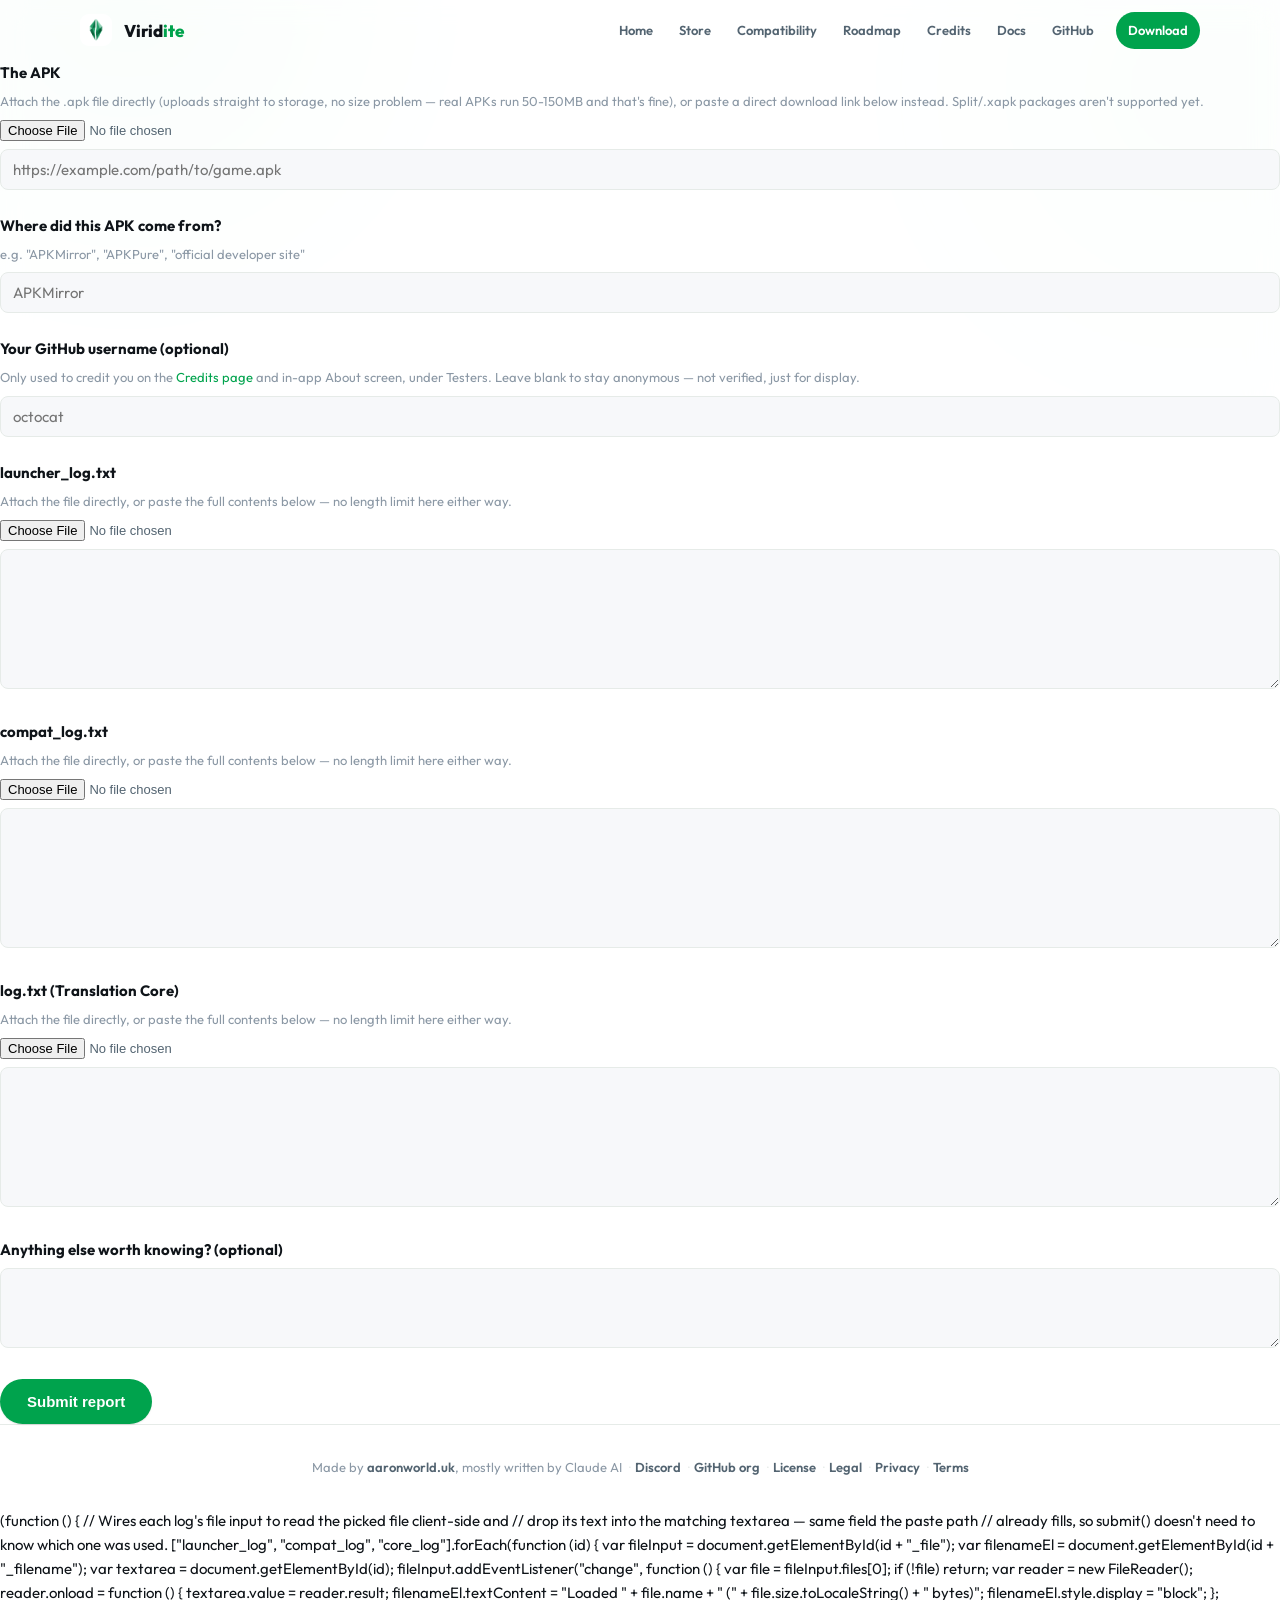
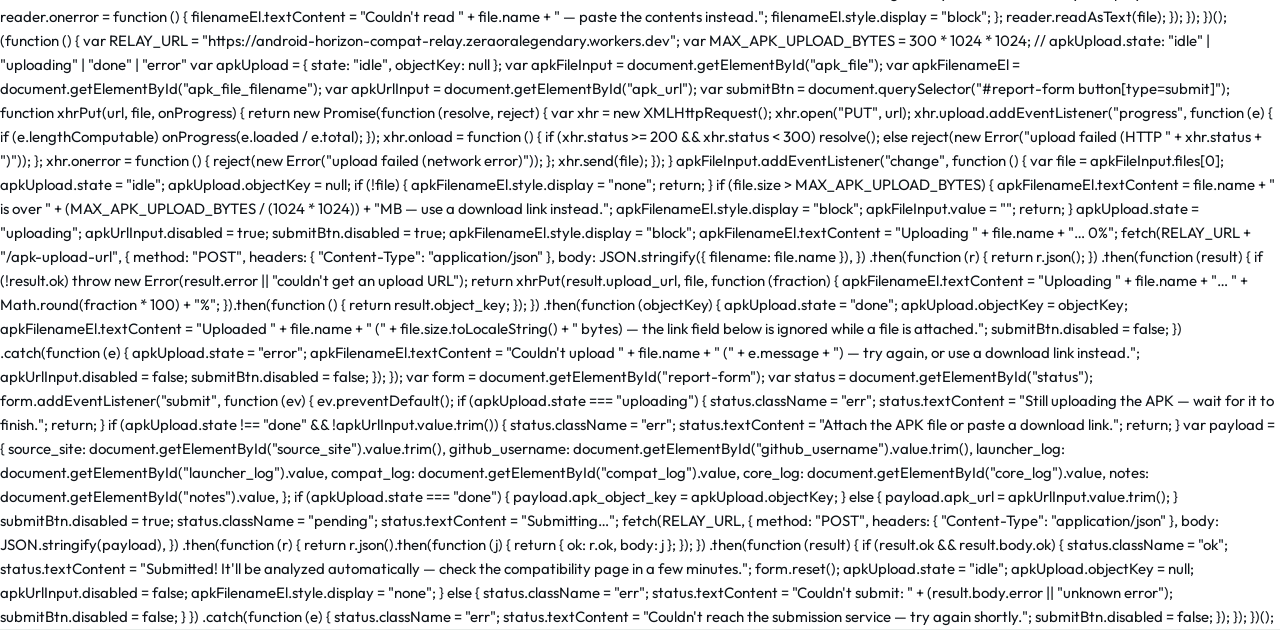
<file: submit.html>
<!DOCTYPE html>
<html lang="en">
<head>
<title>Submit a compatibility report — Viridite</title>
<meta charset="utf-8">
<meta name="viewport" content="width=device-width, initial-scale=1">
<meta name="description" content="Submit a game compatibility report for Viridite.">
<link rel="canonical" href="https://viridite.aaronworld.uk/submit">
<link rel="icon" type="image/png" sizes="32x32" href="assets/img/favicon-32.png">
<link rel="icon" type="image/svg+xml" href="assets/img/logo.svg">
<link rel="icon" href="favicon.ico" sizes="any">
<link rel="apple-touch-icon" href="assets/img/apple-touch-icon.png">
<link rel="stylesheet" href="assets/style.css?v=10">
</head>

<body>
<header class="site">
  <div class="wrap bar">
    <img class="logo" src="assets/img/logo-64.png" alt="" width="32" height="32">
    <span class="brand">Virid<span>ite</span></span>
    <button type="button" class="nav-toggle" id="nav-toggle" aria-controls="nav-menu" aria-label="Toggle navigation" aria-expanded="false">
      <svg viewBox="0 0 24 24" fill="none" stroke="currentColor" stroke-width="2" stroke-linecap="round"><line x1="3" y1="6" x2="21" y2="6"></line><line x1="3" y1="12" x2="21" y2="12"></line><line x1="3" y1="18" x2="21" y2="18"></line></svg>
    </button>
    <nav class="site" id="nav-menu" aria-label="Main">
      <a href="/">Home</a>
      <a href="store">Store</a>
      <a href="compatibility">Compatibility</a>
      <a href="roadmap">Roadmap</a>
      <a href="credits">Credits</a>
      <a href="docs">Docs</a>
      <a href="https://github.com/Viridite">GitHub</a>
      <a class="cta" href="download">Download</a>
    </nav>
    </div>

    <form id="report-form">
      <div class="field">
        <label for="apk_file">The APK</label>
        <p class="hint">Attach the .apk file directly (uploads straight to storage, no size problem — real APKs run 50-150MB and that's fine), or paste a direct download link below instead. Split/.xapk packages aren't supported yet.</p>
        <input type="file" id="apk_file" accept=".apk">
        <p class="filename" id="apk_file_filename"></p>
        <input type="url" id="apk_url" name="apk_url" placeholder="https://example.com/path/to/game.apk">
      </div>

      <div class="field">
        <label for="source_site">Where did this APK come from?</label>
        <p class="hint">e.g. "APKMirror", "APKPure", "official developer site"</p>
        <input type="text" id="source_site" name="source_site" placeholder="APKMirror" required>
      </div>

      <div class="field">
        <label for="github_username">Your GitHub username (optional)</label>
        <p class="hint">Only used to credit you on the <a href="credits">Credits page</a> and in-app About screen, under Testers. Leave blank to stay anonymous — not verified, just for display.</p>
        <input type="text" id="github_username" name="github_username" placeholder="octocat">
      </div>

      <div class="field">
        <label for="launcher_log">launcher_log.txt</label>
        <p class="hint">Attach the file directly, or paste the full contents below — no length limit here either way.</p>
        <input type="file" id="launcher_log_file" accept=".txt,text/plain">
        <p class="filename" id="launcher_log_filename"></p>
        <textarea id="launcher_log" name="launcher_log" required></textarea>
      </div>

      <div class="field">
        <label for="compat_log">compat_log.txt</label>
        <p class="hint">Attach the file directly, or paste the full contents below — no length limit here either way.</p>
        <input type="file" id="compat_log_file" accept=".txt,text/plain">
        <p class="filename" id="compat_log_filename"></p>
        <textarea id="compat_log" name="compat_log" required></textarea>
      </div>

      <div class="field">
        <label for="core_log">log.txt (Translation Core)</label>
        <p class="hint">Attach the file directly, or paste the full contents below — no length limit here either way.</p>
        <input type="file" id="core_log_file" accept=".txt,text/plain">
        <p class="filename" id="core_log_filename"></p>
        <textarea id="core_log" name="core_log" required></textarea>
      </div>

      <div class="field">
        <label for="notes">Anything else worth knowing? (optional)</label>
        <textarea id="notes" name="notes" style="min-height:80px"></textarea>
      </div>

      <button type="submit" class="btn primary">Submit report</button>
      <div id="status"></div>
    </form>

  </div>
</main>

<footer class="site">
  <div class="wrap">
    Made by <a href="https://aaronworld.uk">aaronworld.uk</a>, mostly written by Claude AI
    <span class="dot">·</span><a href="https://discord.gg/EXpgrAJh">Discord<span id="discord-count"></span></a>
    <span class="dot">·</span><a href="https://github.com/Viridite">GitHub org</a>
    <span class="dot">·</span><a href="https://github.com/Viridite/Viridite/blob/main/LICENSE">License</a>
    <span class="dot">·</span><a href="legal">Legal</a>
    <span class="dot">·</span><a href="privacy">Privacy</a>
    <span class="dot">·</span><a href="terms">Terms</a>
  </div>
</footer>

<script>
(function () {
  var toggle = document.getElementById("nav-toggle");
  var menu = document.getElementById("nav-menu");
  if (!toggle || !menu) return;
  toggle.addEventListener("click", function () {
    var open = menu.classList.toggle("open");
    toggle.setAttribute("aria-expanded", open ? "true" : "false");
  });
  menu.querySelectorAll("a").forEach(function (a) {
    a.addEventListener("click", function () {
      menu.classList.remove("open");
      toggle.setAttribute("aria-expanded", "false");
    });
  });
})();
</script>

(function () {
  // Wires each log's file input to read the picked file client-side and
  // drop its text into the matching textarea — same field the paste path
  // already fills, so submit() doesn't need to know which one was used.
  ["launcher_log", "compat_log", "core_log"].forEach(function (id) {
    var fileInput = document.getElementById(id + "_file");
    var filenameEl = document.getElementById(id + "_filename");
    var textarea = document.getElementById(id);
    fileInput.addEventListener("change", function () {
      var file = fileInput.files[0];
      if (!file) return;
      var reader = new FileReader();
      reader.onload = function () {
        textarea.value = reader.result;
        filenameEl.textContent = "Loaded " + file.name + " (" + file.size.toLocaleString() + " bytes)";
        filenameEl.style.display = "block";
      };
      reader.onerror = function () {
        filenameEl.textContent = "Couldn't read " + file.name + " — paste the contents instead.";
        filenameEl.style.display = "block";
      };
      reader.readAsText(file);
    });
  });
})();

  <script src="assets/discord-link.js"></script>
(function () {
  var RELAY_URL = "https://android-horizon-compat-relay.zeraoralegendary.workers.dev";
  var MAX_APK_UPLOAD_BYTES = 300 * 1024 * 1024;

  // apkUpload.state: "idle" | "uploading" | "done" | "error"
  var apkUpload = { state: "idle", objectKey: null };

  var apkFileInput = document.getElementById("apk_file");
  var apkFilenameEl = document.getElementById("apk_file_filename");
  var apkUrlInput = document.getElementById("apk_url");
  var submitBtn = document.querySelector("#report-form button[type=submit]");

  function xhrPut(url, file, onProgress) {
    return new Promise(function (resolve, reject) {
      var xhr = new XMLHttpRequest();
      xhr.open("PUT", url);
      xhr.upload.addEventListener("progress", function (e) {
        if (e.lengthComputable) onProgress(e.loaded / e.total);
      });
      xhr.onload = function () {
        if (xhr.status >= 200 && xhr.status < 300) resolve();
        else reject(new Error("upload failed (HTTP " + xhr.status + ")"));
      };
      xhr.onerror = function () { reject(new Error("upload failed (network error)")); };
      xhr.send(file);
    });
  }

  apkFileInput.addEventListener("change", function () {
    var file = apkFileInput.files[0];
    apkUpload.state = "idle";
    apkUpload.objectKey = null;
    if (!file) { apkFilenameEl.style.display = "none"; return; }
    if (file.size > MAX_APK_UPLOAD_BYTES) {
      apkFilenameEl.textContent = file.name + " is over " + (MAX_APK_UPLOAD_BYTES / (1024 * 1024)) + "MB — use a download link instead.";
      apkFilenameEl.style.display = "block";
      apkFileInput.value = "";
      return;
    }

    apkUpload.state = "uploading";
    apkUrlInput.disabled = true;
    submitBtn.disabled = true;
    apkFilenameEl.style.display = "block";
    apkFilenameEl.textContent = "Uploading " + file.name + "… 0%";

    fetch(RELAY_URL + "/apk-upload-url", {
      method: "POST",
      headers: { "Content-Type": "application/json" },
      body: JSON.stringify({ filename: file.name }),
    })
      .then(function (r) { return r.json(); })
      .then(function (result) {
        if (!result.ok) throw new Error(result.error || "couldn't get an upload URL");
        return xhrPut(result.upload_url, file, function (fraction) {
          apkFilenameEl.textContent = "Uploading " + file.name + "… " + Math.round(fraction * 100) + "%";
        }).then(function () { return result.object_key; });
      })
      .then(function (objectKey) {
        apkUpload.state = "done";
        apkUpload.objectKey = objectKey;
        apkFilenameEl.textContent = "Uploaded " + file.name + " (" + file.size.toLocaleString() + " bytes) — the link field below is ignored while a file is attached.";
        submitBtn.disabled = false;
      })
      .catch(function (e) {
        apkUpload.state = "error";
        apkFilenameEl.textContent = "Couldn't upload " + file.name + " (" + e.message + ") — try again, or use a download link instead.";
        apkUrlInput.disabled = false;
        submitBtn.disabled = false;
      });
  });

  var form = document.getElementById("report-form");
  var status = document.getElementById("status");

  form.addEventListener("submit", function (ev) {
    ev.preventDefault();

    if (apkUpload.state === "uploading") {
      status.className = "err";
      status.textContent = "Still uploading the APK — wait for it to finish.";
      return;
    }
    if (apkUpload.state !== "done" && !apkUrlInput.value.trim()) {
      status.className = "err";
      status.textContent = "Attach the APK file or paste a download link.";
      return;
    }

    var payload = {
      source_site: document.getElementById("source_site").value.trim(),
      github_username: document.getElementById("github_username").value.trim(),
      launcher_log: document.getElementById("launcher_log").value,
      compat_log: document.getElementById("compat_log").value,
      core_log: document.getElementById("core_log").value,
      notes: document.getElementById("notes").value,
    };
    if (apkUpload.state === "done") {
      payload.apk_object_key = apkUpload.objectKey;
    } else {
      payload.apk_url = apkUrlInput.value.trim();
    }

    submitBtn.disabled = true;
    status.className = "pending";
    status.textContent = "Submitting…";

    fetch(RELAY_URL, {
      method: "POST",
      headers: { "Content-Type": "application/json" },
      body: JSON.stringify(payload),
    })
      .then(function (r) { return r.json().then(function (j) { return { ok: r.ok, body: j }; }); })
      .then(function (result) {
        if (result.ok && result.body.ok) {
          status.className = "ok";
          status.textContent = "Submitted! It'll be analyzed automatically — check the compatibility page in a few minutes.";
          form.reset();
          apkUpload.state = "idle";
          apkUpload.objectKey = null;
          apkUrlInput.disabled = false;
          apkFilenameEl.style.display = "none";
        } else {
          status.className = "err";
          status.textContent = "Couldn't submit: " + (result.body.error || "unknown error");
          submitBtn.disabled = false;
        }
      })
      .catch(function (e) {
        status.className = "err";
        status.textContent = "Couldn't reach the submission service — try again shortly.";
        submitBtn.disabled = false;
      });
  });
})();
</script>
</body>
</html>
</file>
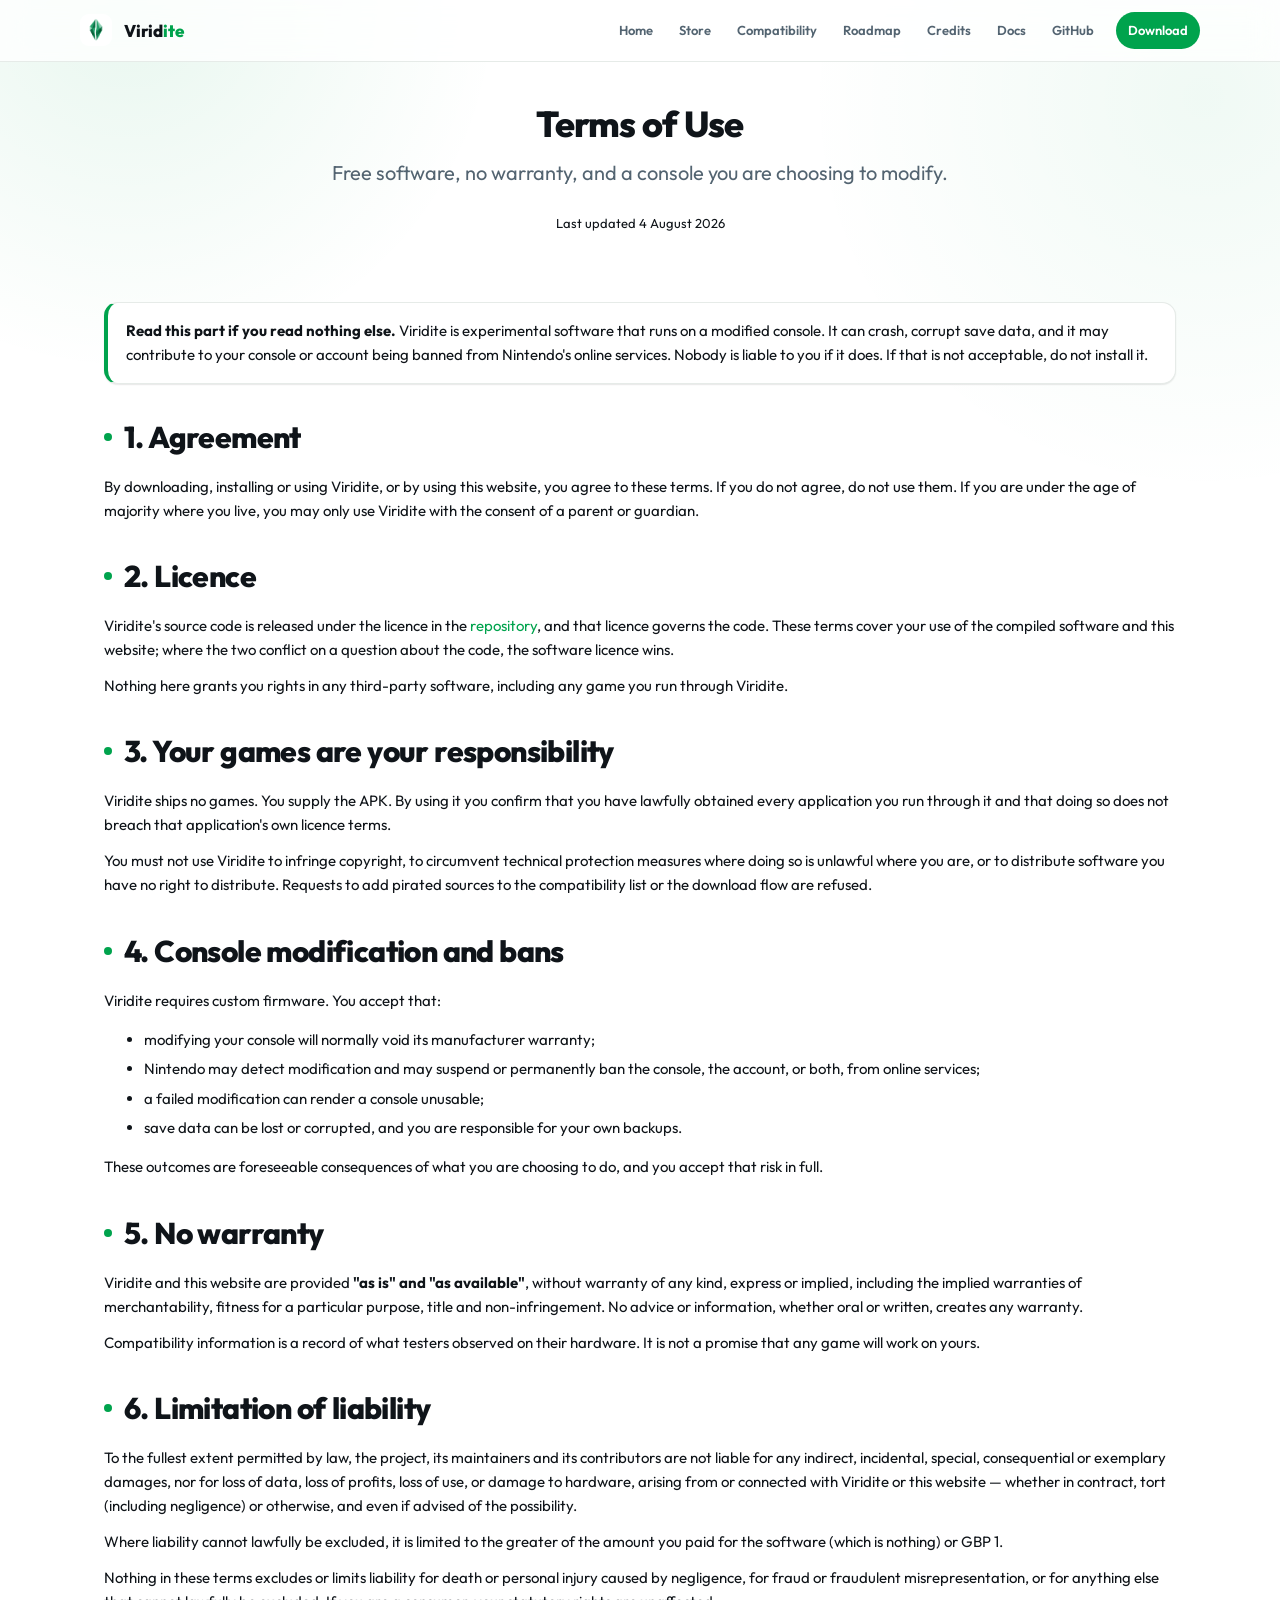
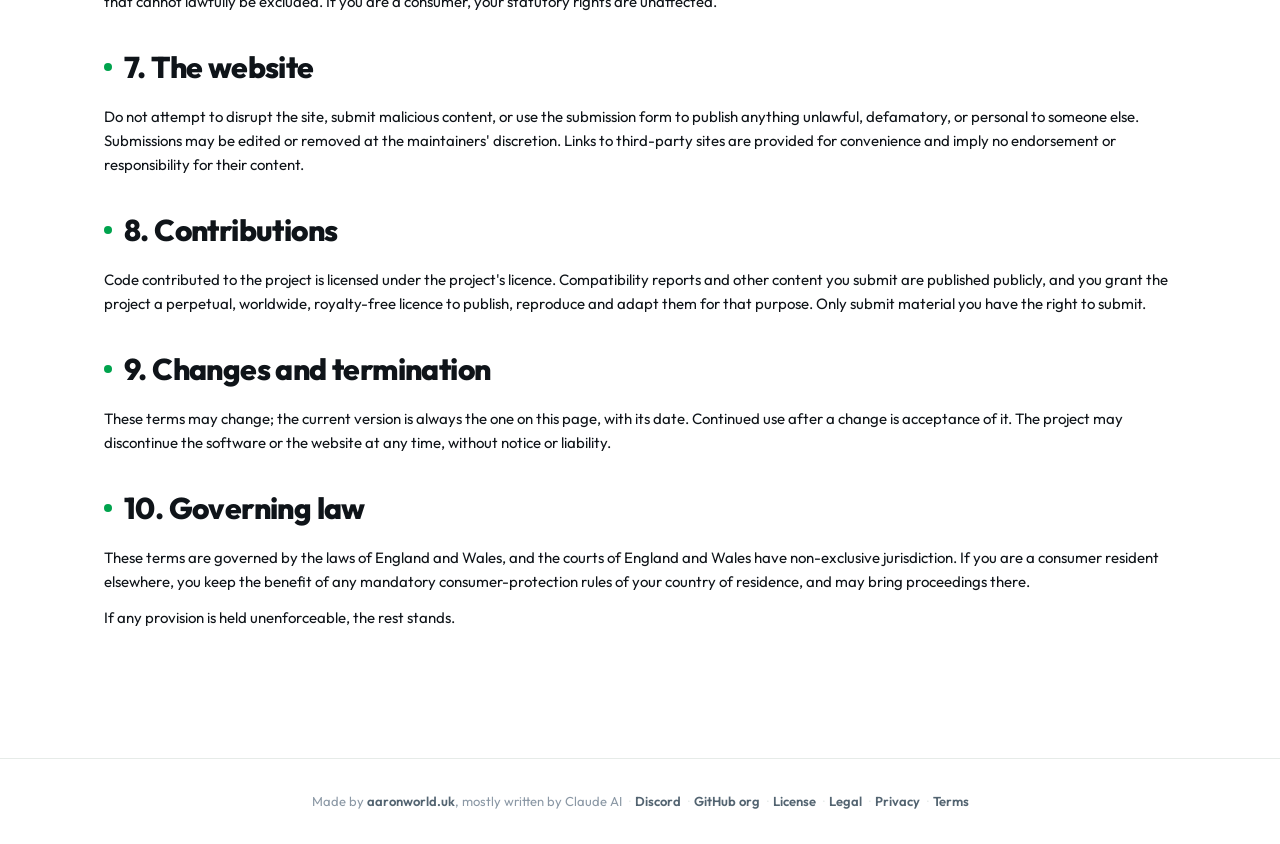
<file: terms.html>
<!DOCTYPE html>
<html lang="en">
<head>
<title>Terms of Use — Viridite</title>
<meta charset="utf-8">
<meta name="viewport" content="width=device-width, initial-scale=1">
<meta name="description" content="The licence, the warranty position, and the risks of running homebrew.">
<meta property="og:title" content="Viridite — Terms of Use">
<meta property="og:description" content="The licence, the warranty position, and the risks of running homebrew.">
<meta property="og:type" content="website">
<link rel="canonical" href="https://viridite.aaronworld.uk/terms">
<link rel="icon" type="image/png" sizes="32x32" href="assets/img/favicon-32.png">
<link rel="icon" type="image/svg+xml" href="assets/img/logo.svg">
<link rel="icon" href="favicon.ico" sizes="any">
<link rel="apple-touch-icon" href="assets/img/apple-touch-icon.png">
<link rel="stylesheet" href="assets/style.css?v=10">
<style>
  .legal h2 { margin-top: 2.2rem; }
  .legal h3 { margin-top: 1.4rem; font-size: var(--fs-lg); }
  .legal li { margin: .35rem 0; }
  .legal .updated { color: var(--muted); font-size: var(--fs-sm); }
  .legal .callout {
    border: 1px solid var(--border);
    border-left: 4px solid var(--accent);
    border-radius: var(--radius-md);
    background: var(--surface);
    padding: 1rem 1.1rem;
    margin: 1.4rem 0;
  }
  .legal dt { font-weight: 600; margin-top: .9rem; }
  .legal dd { margin: .2rem 0 0 0; color: var(--muted); }
</style>
</head>
<body>
<header class="site">
  <div class="wrap bar">
    <img class="logo" src="assets/img/logo-64.png" alt="" width="32" height="32">
    <span class="brand">Virid<span>ite</span></span>
    <button type="button" class="nav-toggle" id="nav-toggle" aria-controls="nav-menu" aria-label="Toggle navigation" aria-expanded="false">
      <svg viewBox="0 0 24 24" fill="none" stroke="currentColor" stroke-width="2" stroke-linecap="round"><line x1="3" y1="6" x2="21" y2="6"></line><line x1="3" y1="12" x2="21" y2="12"></line><line x1="3" y1="18" x2="21" y2="18"></line></svg>
    </button>
    <nav class="site" id="nav-menu" aria-label="Main">
      <a href="/">Home</a>
      <a href="store">Store</a>
      <a href="compatibility">Compatibility</a>
      <a href="roadmap">Roadmap</a>
      <a href="credits">Credits</a>
      <a href="docs">Docs</a>
      <a href="https://github.com/Viridite">GitHub</a>
      <a class="cta" href="download">Download</a>
    </nav>
  </div>
</header>

<main>
  <div class="wrap legal">

    <div class="hero compact">
      <h1 style="font-size:var(--fs-3xl)">Terms of Use</h1>
      <p class="tagline">Free software, no warranty, and a console you are choosing to modify.</p>
      <p class="updated">Last updated 4 August 2026</p>
    </div>

    <section>
      <div class="callout">
        <strong>Read this part if you read nothing else.</strong> Viridite is experimental
        software that runs on a modified console. It can crash, corrupt save data, and it may
        contribute to your console or account being banned from Nintendo's online services.
        Nobody is liable to you if it does. If that is not acceptable, do not install it.
      </div>

      <h2>1. Agreement</h2>
      <p>
        By downloading, installing or using Viridite, or by using this website, you agree to these
        terms. If you do not agree, do not use them. If you are under the age of majority where
        you live, you may only use Viridite with the consent of a parent or guardian.
      </p>

      <h2>2. Licence</h2>
      <p>
        Viridite's source code is released under the licence in the
        <a href="https://github.com/Viridite/Viridite/blob/main/LICENSE">repository</a>, and that
        licence governs the code. These terms cover your use of the compiled software and this
        website; where the two conflict on a question about the code, the software licence wins.
      </p>
      <p>
        Nothing here grants you rights in any third-party software, including any game you run
        through Viridite.
      </p>

      <h2>3. Your games are your responsibility</h2>
      <p>
        Viridite ships no games. You supply the APK. By using it you confirm that you have
        lawfully obtained every application you run through it and that doing so does not breach
        that application's own licence terms.
      </p>
      <p>
        You must not use Viridite to infringe copyright, to circumvent technical protection
        measures where doing so is unlawful where you are, or to distribute software you have no
        right to distribute. Requests to add pirated sources to the compatibility list or the
        download flow are refused.
      </p>

      <h2>4. Console modification and bans</h2>
      <p>
        Viridite requires custom firmware. You accept that:
      </p>
      <ul>
        <li>modifying your console will normally void its manufacturer warranty;</li>
        <li>Nintendo may detect modification and may suspend or permanently ban the console, the account, or both, from online services;</li>
        <li>a failed modification can render a console unusable;</li>
        <li>save data can be lost or corrupted, and you are responsible for your own backups.</li>
      </ul>
      <p>
        These outcomes are foreseeable consequences of what you are choosing to do, and you accept
        that risk in full.
      </p>

      <h2>5. No warranty</h2>
      <p>
        Viridite and this website are provided <strong>"as is" and "as available"</strong>, without
        warranty of any kind, express or implied, including the implied warranties of
        merchantability, fitness for a particular purpose, title and non-infringement. No advice
        or information, whether oral or written, creates any warranty.
      </p>
      <p>
        Compatibility information is a record of what testers observed on their hardware. It is
        not a promise that any game will work on yours.
      </p>

      <h2>6. Limitation of liability</h2>
      <p>
        To the fullest extent permitted by law, the project, its maintainers and its contributors
        are not liable for any indirect, incidental, special, consequential or exemplary damages,
        nor for loss of data, loss of profits, loss of use, or damage to hardware, arising from or
        connected with Viridite or this website — whether in contract, tort (including
        negligence) or otherwise, and even if advised of the possibility.
      </p>
      <p>
        Where liability cannot lawfully be excluded, it is limited to the greater of the amount
        you paid for the software (which is nothing) or GBP 1.
      </p>
      <p>
        Nothing in these terms excludes or limits liability for death or personal injury caused by
        negligence, for fraud or fraudulent misrepresentation, or for anything else that cannot
        lawfully be excluded. If you are a consumer, your statutory rights are unaffected.
      </p>

      <h2>7. The website</h2>
      <p>
        Do not attempt to disrupt the site, submit malicious content, or use the submission form
        to publish anything unlawful, defamatory, or personal to someone else. Submissions may be
        edited or removed at the maintainers' discretion. Links to third-party sites are provided
        for convenience and imply no endorsement or responsibility for their content.
      </p>

      <h2>8. Contributions</h2>
      <p>
        Code contributed to the project is licensed under the project's licence. Compatibility
        reports and other content you submit are published publicly, and you grant the project a
        perpetual, worldwide, royalty-free licence to publish, reproduce and adapt them for that
        purpose. Only submit material you have the right to submit.
      </p>

      <h2>9. Changes and termination</h2>
      <p>
        These terms may change; the current version is always the one on this page, with its date.
        Continued use after a change is acceptance of it. The project may discontinue the software
        or the website at any time, without notice or liability.
      </p>

      <h2>10. Governing law</h2>
      <p>
        These terms are governed by the laws of England and Wales, and the courts of England and
        Wales have non-exclusive jurisdiction. If you are a consumer resident elsewhere, you keep
        the benefit of any mandatory consumer-protection rules of your country of residence, and
        may bring proceedings there.
      </p>
      <p>
        If any provision is held unenforceable, the rest stands.
      </p>
    </section>

  </div>
</main>

<footer class="site">
  <div class="wrap">
    Made by <a href="https://aaronworld.uk">aaronworld.uk</a>, mostly written by Claude AI
    <span class="dot">·</span><a href="https://discord.gg/EXpgrAJh">Discord<span id="discord-count"></span></a>
    <span class="dot">·</span><a href="https://github.com/Viridite">GitHub org</a>
    <span class="dot">·</span><a href="https://github.com/Viridite/Viridite/blob/main/LICENSE">License</a>
    <span class="dot">·</span><a href="legal">Legal</a>
    <span class="dot">·</span><a href="privacy">Privacy</a>
    <span class="dot">·</span><a href="terms">Terms</a>
  </div>
</footer>

<script>
(function () {
  var toggle = document.getElementById("nav-toggle");
  var menu = document.getElementById("nav-menu");
  if (!toggle || !menu) return;
  toggle.addEventListener("click", function () {
    var open = menu.classList.toggle("open");
    toggle.setAttribute("aria-expanded", open ? "true" : "false");
  });
})();
</script>
<script src="assets/discord-link.js"></script>
</body>
</html>
</file>
<file: assets/style.css>
/* Outfit — a geometric humanist sans under the SIL Open Font License (free
   for any use), used as a clean, license-safe stand-in for Google Sans /
   Product Sans (which are proprietary). Served from Google Fonts (OFL). */
@import url('https://fonts.googleapis.com/css2?family=Outfit:wght@400;500;600;700;800&display=swap');

/* ═══════════════════════════════════════════════════════════════════════
   Viridite — design system v2

   Rebuilt from scratch. Two real reference points instead of vibes:

   1. Color — the Viridite jade palette (light + dark blocks below):
      sky #0e0d35 (corner) → #17165a (mid), planet #31e783 (highlight) →
      #21b74c (shadow). Every accent below is a WCAG-checked descendant of
      those exact pixels, not a re-guess (see the light/dark blocks).

   2. Structure — pulled from Bluesky's actual open-source client
      (bluesky-social/social-app, src/alf/): system-ui-first font stack,
      and their breakpoint philosophy (~500 / ~800 / ~1300) instead of the
      conventional 768/1024 pair, which is what's used below. Not their
      blue — that's a different product's brand color, not "inspiration."

   Type/spacing are on real modular scales instead of ad hoc values so
   every page shares one rhythm rather than each hero picking its own
   font-size inline (the old version did this — gone now).
   ═══════════════════════════════════════════════════════════════════════ */

:root {
  /* ---- Light palette (default) ---- */
  --bg:          #ffffff;
  --bg-alt:      #f7f8fa;
  --surface:     #ffffff;
  --surface-2:   #f2f4f7;
  --text:        #0f1419;
  --text-dim:    #536471;
  --text-mute:   #8b98a5;
  --border:      #e6ebe8;
  --accent:      #00a34d;
  --accent-hover:#008a41;
  --accent-ink:  #ffffff;
  --warn:        #a15c00;
  --warn-bg:     #fff3e0;
  --danger:      #d5304f;
  --danger-bg:   #fdecee;
  --shadow-sm:   0 1px 2px rgba(15, 20, 25, 0.06), 0 1px 1px rgba(15, 20, 25, 0.04);
  --shadow-md:   0 8px 24px rgba(15, 20, 25, 0.08), 0 2px 6px rgba(15, 20, 25, 0.05);
  --shadow-lg:   0 20px 48px rgba(15, 20, 25, 0.12), 0 6px 16px rgba(15, 20, 25, 0.06);
  color-scheme: light;

  /* ---- Radii ---- */
  --radius-sm:   8px;
  --radius-md:   14px;
  --radius-lg:   22px;
  --radius-pill: 999px;

  /* ---- Type scale (modular, ~1.2 ratio) ---- */
  --fs-xs:   0.75rem;
  --fs-sm:   0.8125rem;
  --fs-base: 0.9375rem;
  --fs-md:   1.0625rem;
  --fs-lg:   1.25rem;
  --fs-xl:   1.5rem;
  --fs-2xl:  1.875rem;
  --fs-3xl:  2.25rem;
  --fs-hero: clamp(2rem, 4.4vw, 3.05rem);

  /* ---- Spacing scale (4px base) ---- */
  --sp-1: 4px;  --sp-2: 8px;   --sp-3: 12px;  --sp-4: 16px;
  --sp-5: 20px; --sp-6: 24px;  --sp-8: 32px;  --sp-10: 40px;
  --sp-12: 48px; --sp-16: 64px; --sp-20: 80px;

  --max-w: 1120px;
  --font-sans: "Outfit", system-ui, -apple-system, BlinkMacSystemFont, "Segoe UI", Roboto, Helvetica, Arial, sans-serif, "Apple Color Emoji", "Segoe UI Emoji";
  --font-mono: ui-monospace, SFMono-Regular, Menlo, Consolas, monospace;
}

/* ---- Dark palette — "inside a green gemstone": deep teal-green darks with a
   jade accent, fitting the name (Viridite is a green mineral), not navy. ---- */
@media (prefers-color-scheme: dark) {
  :root {
    --bg:        #06140f;
    --bg-alt:    #0a1e16;
    --surface:   #0f2a20;
    --surface-2: #14352a;
    --text:      #e6f1ea;
    --text-dim:  #9db8ab;
    --text-mute: #6d8a7c;
    --border:    #245043;
    --accent:    #00e676;
    --accent-hover:#5cf29e;
    --accent-ink:#04140c;
    --warn:      #f0b94d;
    --warn-bg:   rgba(240, 185, 77, 0.14);
    --danger:    #ff6b7f;
    --danger-bg: rgba(255, 107, 127, 0.14);
    /* A literal drop shadow barely registers when the page itself is
       already near-black — nothing for it to read as "darker than."
       Elevation here comes from the (now much brighter) border above;
       these just add a soft ambient glow instead of trying to fake a cast
       shadow that dark-on-dark can't actually show. */
    --shadow-sm: 0 1px 0 rgba(255, 255, 255, 0.03) inset, 0 2px 6px rgba(0, 0, 0, 0.3);
    --shadow-md: 0 1px 0 rgba(255, 255, 255, 0.04) inset, 0 10px 28px rgba(0, 0, 0, 0.35);
    --shadow-lg: 0 1px 0 rgba(255, 255, 255, 0.05) inset, 0 26px 60px rgba(0, 0, 0, 0.45);
    color-scheme: dark;
  }
}

/* ═══════════════════════════ Reset + base ═══════════════════════════ */

* { box-sizing: border-box; }
html { scroll-behavior: smooth; scroll-padding-top: 84px; }

html, body {
  margin: 0;
  padding: 0;
  background: var(--bg);
  color: var(--text);
  overflow-x: hidden;
}

/* Keep iOS Safari from inflating body text in landscape, and never let a long
   unbroken token (a package id, a URL) push the layout wider than the screen. */
html { -webkit-text-size-adjust: 100%; text-size-adjust: 100%; }

body {
  font-family: var(--font-sans);
  line-height: 1.6;
  font-size: var(--fs-base);
  overflow-wrap: break-word;
  -webkit-font-smoothing: antialiased;
  background-image:
    radial-gradient(620px circle at 10% 0%, color-mix(in srgb, var(--accent) 9%, transparent), transparent 60%),
    radial-gradient(720px circle at 94% 4%, color-mix(in srgb, var(--accent) 6%, transparent), transparent 55%);
  background-repeat: no-repeat;
}

h1, h2, h3, h4 { line-height: 1.2; letter-spacing: -0.02em; margin: 0; font-weight: 800; }
h1 { font-size: var(--fs-hero); }
h2 { font-size: var(--fs-2xl); }
h3 { font-size: var(--fs-lg); }
h4 { font-size: var(--fs-md); }
p  { margin: 0 0 var(--sp-3); }

a { color: var(--accent); text-decoration: none; }
a:hover { text-decoration: underline; }
img { max-width: 100%; display: block; }

:focus-visible {
  outline: 2px solid var(--accent);
  outline-offset: 2px;
  border-radius: 4px;
}

code, pre { font-family: var(--font-mono); }
code {
  background: var(--surface-2);
  padding: 2px 7px;
  border-radius: 6px;
  font-size: 0.88em;
}
pre {
  background: var(--bg-alt);
  border: 1px solid var(--border);
  border-radius: var(--radius-md);
  padding: var(--sp-5) var(--sp-6);
  overflow-x: auto;
  font-size: var(--fs-sm);
  box-shadow: var(--shadow-sm);
}
pre code { background: none; padding: 0; }

.wrap { max-width: var(--max-w); margin: 0 auto; padding: 0 var(--sp-6); }

/* ═══════════════════════════ Header / nav ═══════════════════════════ */

header.site {
  position: sticky;
  top: 0;
  z-index: 30;
  background: color-mix(in srgb, var(--bg) 80%, transparent);
  backdrop-filter: blur(14px) saturate(1.4);
  -webkit-backdrop-filter: blur(14px) saturate(1.4);
  border-bottom: 1px solid var(--border);
}

header.site .bar {
  display: flex;
  align-items: center;
  gap: var(--sp-3);
  padding: var(--sp-3) 0;
  min-width: 0;
}

/* The gem logo is designed to sit on white — give it a white tile so it reads
   correctly on any header background (incl. dark mode). */
header.site img.logo { width: 32px; height: 32px; object-fit: contain; border-radius: 9px; flex-shrink: 0; background: #fff; padding: 3px; }

header.site .brand {
  font-weight: 800;
  font-size: var(--fs-md);
  letter-spacing: -0.01em;
  color: var(--text);
  white-space: nowrap;
}
header.site .brand span { color: var(--accent); }

nav.site {
  margin-left: auto;
  display: flex;
  align-items: center;
  gap: 2px;
  font-size: var(--fs-sm);
}

nav.site a {
  color: var(--text-dim);
  font-weight: 600;
  padding: var(--sp-2) var(--sp-3);
  border-radius: var(--radius-pill);
  white-space: nowrap;
  transition: background 0.15s ease, color 0.15s ease;
}
nav.site a:hover { background: var(--surface-2); color: var(--text); text-decoration: none; }
nav.site a.active { color: var(--text); background: var(--surface-2); }

nav.site a.cta {
  color: var(--accent-ink);
  background: var(--accent);
  margin-left: var(--sp-2);
}
nav.site a.cta:hover { background: var(--accent-hover); color: var(--accent-ink); }

/* Hamburger toggle — hidden on wide screens, real menu button on narrow */
.nav-toggle {
  display: none;
  margin-left: auto;
  width: 40px;
  height: 40px;
  border: 1px solid var(--border);
  border-radius: var(--radius-sm);
  background: var(--surface);
  color: var(--text);
  cursor: pointer;
  align-items: center;
  justify-content: center;
  flex-shrink: 0;
}
.nav-toggle svg { width: 20px; height: 20px; }

@media (max-width: 800px) {
  .nav-toggle { display: flex; }
  nav.site {
    margin-left: 0;
    position: fixed;
    inset: 65px 0 0 0;
    flex-direction: column;
    align-items: stretch;
    gap: 0;
    background: var(--bg);
    padding: var(--sp-4) var(--sp-6);
    font-size: var(--fs-md);
    transform: translateY(-8px);
    opacity: 0;
    pointer-events: none;
    transition: opacity 0.15s ease, transform 0.15s ease;
    overflow-y: auto;
  }
  nav.site.open { opacity: 1; transform: translateY(0); pointer-events: auto; }
  nav.site a { padding: var(--sp-4) var(--sp-2); border-radius: 0; border-bottom: 1px solid var(--border); }
  nav.site a.cta { margin: var(--sp-4) 0 0; text-align: center; border-radius: var(--radius-pill); border-bottom: none; }
}

/* ═══════════════════════════ Layout / hero ═══════════════════════════ */

main { padding: var(--sp-2) 0 var(--sp-20); }

.hero { text-align: center; padding: var(--sp-16) 0 var(--sp-4); }
.hero.compact { padding: var(--sp-8) 0 var(--sp-2); }

.hero img.logo-lg {
  width: 116px; height: 116px;
  object-fit: contain;          /* mark is tall (0.58) — never stretch it to the box */
  display: block;
  margin: 0 auto var(--sp-5);   /* block img isn't centred by text-align — do it here */
  background: #fff;             /* logo is designed to sit on white */
  padding: 0;                   /* gem sits flush, no gap */
  box-shadow: none;             /* no glow/halo — flat and flush */
}

.hero h1 { font-size: clamp(2.2rem, 5vw, 3.4rem); }
/* Jade gradient wordmark for the accented phrase. */
.hero h1 span {
  color: var(--accent);
  background: linear-gradient(135deg, #69F0AE, #00E676 55%, #00A854);
  -webkit-background-clip: text;
  background-clip: text;
  -webkit-text-fill-color: transparent;
}

.hero p.tagline {
  font-size: var(--fs-lg);
  color: var(--text-dim);
  max-width: 620px;
  margin: var(--sp-3) auto var(--sp-6);
}

.btn-row { display: flex; gap: var(--sp-3); justify-content: center; flex-wrap: wrap; margin-bottom: var(--sp-2); }

.btn {
  display: inline-flex;
  align-items: center;
  gap: var(--sp-2);
  padding: 13px 26px;
  border-radius: var(--radius-pill);
  font-weight: 700;
  font-size: var(--fs-base);
  border: 1px solid transparent;
  cursor: pointer;
  transition: transform 0.15s ease, filter 0.15s ease, background 0.15s ease, box-shadow 0.15s ease;
}
.btn:hover { text-decoration: none; transform: translateY(-1px); }
.btn:active { transform: translateY(0); }
.btn.primary { background: var(--accent); color: var(--accent-ink); box-shadow: var(--shadow-sm); }
.btn.primary:hover { background: var(--accent-hover); box-shadow: var(--shadow-md); }
.btn.secondary { background: var(--surface); color: var(--text); border-color: var(--border); }
.btn.secondary:hover { border-color: var(--accent); background: var(--surface-2); }

/* ═══════════════════════════ Callouts / cards ═══════════════════════════ */

.callout {
  border: 1px solid var(--border);
  background: var(--surface);
  border-radius: var(--radius-md);
  padding: var(--sp-5) var(--sp-6);
  margin: var(--sp-8) 0;
  box-shadow: var(--shadow-sm);
}
.callout.warn { border-color: color-mix(in srgb, var(--warn) 45%, var(--border)); background: var(--warn-bg); }
.callout.warn strong { color: var(--warn); }

section { margin: var(--sp-12) 0; }
section h2 {
  display: flex; align-items: center; gap: var(--sp-3);
  margin-bottom: var(--sp-5);
}
section h2::before { content: ""; width: 8px; height: 8px; border-radius: 50%; background: var(--accent); flex-shrink: 0; }
section h3 { margin-top: var(--sp-6); }

.card {
  background: var(--surface);
  border: 1px solid var(--border);
  border-radius: var(--radius-md);
  padding: var(--sp-5) var(--sp-6);
  box-shadow: var(--shadow-sm);
  transition: transform 0.18s ease, box-shadow 0.18s ease, border-color 0.18s ease;
}
.card:hover { transform: translateY(-3px); box-shadow: var(--shadow-md); border-color: color-mix(in srgb, var(--accent) 35%, var(--border)); }

.grid-2 { display: grid; grid-template-columns: 1fr 1fr; gap: var(--sp-5); }

.shots { display: grid; grid-template-columns: repeat(3, 1fr); gap: var(--sp-4); }
.shots figure { margin: 0; }
.shots .frame {
  border-radius: var(--radius-md);
  overflow: hidden;
  border: 1px solid var(--border);
  box-shadow: var(--shadow-sm);
  transition: transform 0.2s ease, box-shadow 0.2s ease;
  /* Real hardware captures vary wildly in content (a loading screen at
     frame 30 is mostly solid black; a menu screen is colorful) — without
     a background of its own, a dark capture visually disappears into a
     dark page instead of reading as a deliberate screenshot. */
  background: var(--bg-alt);
  aspect-ratio: 16 / 10;
}
.shots .frame:hover { transform: translateY(-4px) scale(1.01); box-shadow: var(--shadow-md); }
.shots img { width: 100%; height: 100%; object-fit: cover; }
.shots figcaption { font-size: var(--fs-xs); color: var(--text-mute); text-align: center; margin-top: var(--sp-2); }

.repo-links { display: flex; gap: var(--sp-4); flex-wrap: wrap; }
.repo-links .card { flex: 1 1 240px; }
.repo-links .card h3 { margin-top: 0; }

ul.plain, ol.plain { padding-left: 1.3em; margin: 0; }
ul.plain li, ol.plain li { margin-bottom: var(--sp-2); }

/* ═══════════════════════════ Tables ═══════════════════════════ */

.table-wrap {
  border-radius: var(--radius-md);
  border: 1px solid var(--border);
  overflow-x: auto;
  overflow-y: hidden;
  -webkit-overflow-scrolling: touch;
  box-shadow: var(--shadow-sm);
}
table { width: 100%; min-width: 560px; border-collapse: collapse; background: var(--surface); }
th, td { padding: var(--sp-4) var(--sp-5); text-align: left; overflow-wrap: anywhere; border-bottom: 1px solid var(--border); vertical-align: top; }
tbody tr:last-child td { border-bottom: none; }
tbody tr:hover td { background: var(--surface-2); }
th { color: var(--text-mute); font-size: var(--fs-xs); text-transform: uppercase; letter-spacing: 0.06em; background: var(--bg-alt); }

.pill {
  display: inline-flex; align-items: center; gap: 6px;
  padding: 4px 12px; border-radius: var(--radius-pill);
  font-weight: 700; font-size: var(--fs-sm); white-space: nowrap;
}
.pill.ok { color: var(--accent); background: color-mix(in srgb, var(--accent) 16%, transparent); }
.pill.no { color: var(--danger); background: color-mix(in srgb, var(--danger) 14%, transparent); }
/* Flawless — the top tier: a filled accent chip so it reads as best-in-class. */
.pill.flawless {
  color: #fff;
  background: linear-gradient(135deg, var(--accent), color-mix(in srgb, var(--accent) 60%, #0a7d43));
  box-shadow: 0 1px 6px color-mix(in srgb, var(--accent) 45%, transparent);
}

/* ═══════════════════════════ Compat list controls ═══════════════════════════ */

.compat-controls { display: flex; gap: var(--sp-3); flex-wrap: wrap; align-items: center; margin-bottom: var(--sp-5); }
.search-input, .sort-select {
  font: inherit; padding: 10px var(--sp-4); border-radius: var(--radius-pill);
  border: 1px solid var(--border); background: var(--surface); color: var(--text);
}
.search-input { flex: 1 1 220px; min-width: 180px; }
.search-input:focus, .sort-select:focus { outline: 2px solid color-mix(in srgb, var(--accent) 50%, transparent); outline-offset: 1px; }

.tabs { display: inline-flex; gap: 4px; background: var(--surface-2); border-radius: var(--radius-pill); padding: 4px; }
.compat-showfail { display: inline-flex; align-items: center; gap: 6px; font-size: var(--fs-sm); color: var(--text-dim); cursor: pointer; user-select: none; }
.compat-showfail input { accent-color: var(--accent); cursor: pointer; }
.tab {
  font: inherit; font-weight: 700; font-size: var(--fs-sm);
  padding: 8px 16px; border: none; border-radius: var(--radius-pill);
  background: transparent; color: var(--text-dim); cursor: pointer;
  transition: background 0.15s ease, color 0.15s ease;
}
.tab:hover { color: var(--text); }
.tab.active { background: var(--surface); color: var(--text); box-shadow: var(--shadow-sm); }

tr.publisher-row th { background: var(--bg-alt); color: var(--text-mute); font-size: var(--fs-xs); text-transform: uppercase; letter-spacing: 0.06em; padding: 10px var(--sp-5); }
tr.version-row td { background: var(--bg-alt); }
.version-toggle { cursor: pointer; color: var(--accent); font-weight: 600; font-size: var(--fs-sm); background: var(--bg-alt); }
.version-toggle:hover { text-decoration: underline; }

.icon-wrap { position: relative; display: inline-block; vertical-align: middle; margin-right: 10px; }
.icon-wrap img { border-radius: 8px; }
.icon-wrap.blurred img { filter: blur(8px); }
.mature-badge {
  position: absolute; inset: 0; display: flex; align-items: center; justify-content: center;
  font-size: 0.62rem; font-weight: 800; color: #fff; background: rgba(0,0,0,0.45); border-radius: 8px;
}
.blurred-text { filter: blur(5px); transition: filter 0.15s ease; }
.mature-row { cursor: pointer; }
.mature-row:hover .blurred-text, .mature-row:hover .icon-wrap.blurred img { filter: blur(3px); }

/* ═══════════════════════════ Roadmap board ═══════════════════════════ */

.board { display: grid; grid-template-columns: repeat(3, 1fr); gap: var(--sp-5); align-items: start; }
.board-col h3 { font-size: var(--fs-xs); text-transform: uppercase; letter-spacing: 0.06em; color: var(--text-mute); font-weight: 700; margin: 0 0 var(--sp-4); }
.board-items { display: flex; flex-direction: column; gap: var(--sp-4); }
.board-item h4 { margin: var(--sp-2) 0 6px; }
.board-item p { margin: 0; color: var(--text-dim); font-size: var(--fs-sm); }
.team-pill { font-size: var(--fs-xs); padding: 3px 10px; }
.team-cores   { color: var(--accent); background: color-mix(in srgb, var(--accent) 16%, transparent); }
.team-website { color: #3b82f6; background: color-mix(in srgb, #3b82f6 16%, transparent); }
.team-testing { color: var(--warn); background: color-mix(in srgb, var(--warn) 16%, transparent); }
.team-other   { color: var(--text-mute); background: var(--surface-2); }

/* ═══════════════════════════ Docs sidebar layout ═══════════════════════════ */

.docs-layout { display: grid; grid-template-columns: 220px 1fr; gap: var(--sp-10); align-items: start; }
.docs-sidebar {
  position: sticky; top: 84px;
  display: flex; flex-direction: column; gap: 2px;
  font-size: var(--fs-sm);
  max-height: calc(100vh - 100px);
  overflow-y: auto;
}
.docs-sidebar a {
  color: var(--text-dim); font-weight: 600; padding: 7px var(--sp-3);
  border-radius: var(--radius-sm); border-left: 2px solid transparent;
}
.docs-sidebar a:hover { color: var(--text); text-decoration: none; background: var(--surface-2); }
.docs-sidebar a.active { color: var(--accent); border-left-color: var(--accent); background: color-mix(in srgb, var(--accent) 8%, transparent); }
.docs-content { min-width: 0; }
.docs-content section { margin: 0 0 var(--sp-16); scroll-margin-top: 84px; }
.docs-content section:last-child { margin-bottom: 0; }

/* ═══════════════════════════ Forms ═══════════════════════════ */

.field { margin-bottom: var(--sp-6); }
.field label { display: block; font-weight: 700; margin-bottom: 6px; }
.field p.hint { color: var(--text-mute); font-size: var(--fs-sm); margin: 0 0 var(--sp-2); }
.field input[type="text"], .field input[type="url"], .field textarea {
  width: 100%; background: var(--bg-alt); border: 1px solid var(--border);
  border-radius: var(--radius-sm); color: var(--text); padding: 10px 12px;
  font-size: var(--fs-base); font-family: inherit;
}
.field input[type="file"] { display: block; margin-bottom: var(--sp-2); font-size: var(--fs-sm); color: var(--text-dim); }
.field .filename { font-size: var(--fs-xs); color: var(--accent); margin: 0 0 6px; display: none; }
.field textarea { font-family: var(--font-mono); font-size: var(--fs-sm); min-height: 140px; resize: vertical; }
.field input:focus, .field textarea:focus { outline: none; border-color: var(--accent); }

#status { margin-top: var(--sp-5); padding: 14px 18px; border-radius: var(--radius-md); display: none; }
#status.ok  { display: block; background: color-mix(in srgb, var(--accent) 14%, transparent); border: 1px solid var(--accent); }
#status.err { display: block; background: var(--danger-bg); border: 1px solid var(--danger); }
#status.pending { display: block; background: var(--surface-2); border: 1px solid var(--border); }
button[type="submit"]:disabled { opacity: 0.6; cursor: default; }

/* ═══════════════════════════ Footer ═══════════════════════════ */

footer.site { border-top: 1px solid var(--border); padding: var(--sp-8) 0; color: var(--text-mute); font-size: var(--fs-sm); text-align: center; }
footer.site a { color: var(--text-dim); font-weight: 600; }
footer.site a:hover { color: var(--accent); }
footer.site .dot { color: var(--border); margin: 0 4px; }

/* ═══════════════════════════ Responsive ═══════════════════════════ */

@media (max-width: 1300px) {
  .docs-layout { grid-template-columns: 180px 1fr; gap: var(--sp-6); }
}

@media (max-width: 800px) {
  .grid-2, .shots, .board { grid-template-columns: 1fr; }
  .hero { padding: var(--sp-10) 0 var(--sp-2); }
  section { margin: var(--sp-10) 0; }
  .compat-controls { flex-direction: column; align-items: stretch; }
  .tabs, .compat-showfail { align-self: flex-start; }
  .docs-layout { grid-template-columns: 1fr; }
  .docs-sidebar { position: static; flex-direction: row; flex-wrap: wrap; max-height: none; margin-bottom: var(--sp-6); border-bottom: 1px solid var(--border); padding-bottom: var(--sp-4); }
  .docs-sidebar a { border-left: none; border-bottom: 2px solid transparent; }
  .docs-sidebar a.active { border-left-color: transparent; border-bottom-color: var(--accent); }
}

@media (max-width: 500px) {
  .wrap { padding: 0 var(--sp-4); }
  header.site .brand { font-size: var(--fs-base); }
  .hero { padding: var(--sp-8) 0 var(--sp-2); }
  .hero img.logo-lg { width: 92px; height: 92px; margin-bottom: var(--sp-4); }
  .hero p.tagline { font-size: var(--fs-md); }
  .btn-row { gap: var(--sp-2); }
  .btn { padding: 12px 20px; font-size: var(--fs-sm); }
  .card { padding: var(--sp-4) var(--sp-5); }
  section { margin: var(--sp-8) 0; }
  th, td { padding: var(--sp-3); }
  /* Give the compat table a little more room before it needs to scroll. */
  table { min-width: 520px; }
}

/* ═══════════════════════════ Credits reel ═══════════════════════════ */
/* The reel is a fixed-height scroll container the JS nudges by 1px like
   rolling end credits; without a bounded height + overflow it just dumped
   everything unstyled. */
#reel-wrap { position: relative; max-width: 760px; margin: 0 auto; }
#reel {
  height: min(62vh, 560px);
  overflow-y: auto;
  scrollbar-width: none;
  -ms-overflow-style: none;
  padding: var(--sp-10) 0;
  -webkit-mask-image: linear-gradient(to bottom, transparent, #000 9%, #000 91%, transparent);
  mask-image: linear-gradient(to bottom, transparent, #000 9%, #000 91%, transparent);
}
#reel::-webkit-scrollbar { display: none; }

.credit-category { text-align: center; margin-bottom: var(--sp-12); }
.credit-category h3 {
  color: var(--accent);
  font-size: var(--fs-sm);
  text-transform: uppercase;
  letter-spacing: 0.09em;
  margin-bottom: var(--sp-5);
}
.credit-people { display: flex; flex-wrap: wrap; justify-content: center; gap: var(--sp-3); }
.credit-person {
  display: flex; flex-direction: column; align-items: center; gap: var(--sp-2);
  width: 100px; padding: var(--sp-3);
  color: var(--text); font-weight: 600; font-size: var(--fs-sm);
  border-radius: var(--radius-md);
  transition: background 0.15s ease, transform 0.15s ease;
}
.credit-person:hover { background: var(--surface-2); transform: translateY(-2px); text-decoration: none; }
.credit-person img {
  width: 56px; height: 56px; border-radius: 50%;
  border: 2px solid var(--border); background: var(--surface-2);
}
.credit-person span { word-break: break-word; text-align: center; line-height: 1.3; }
.credit-hint { text-align: center; color: var(--text-mute); font-size: var(--fs-sm); margin-top: var(--sp-4); }
</file>
